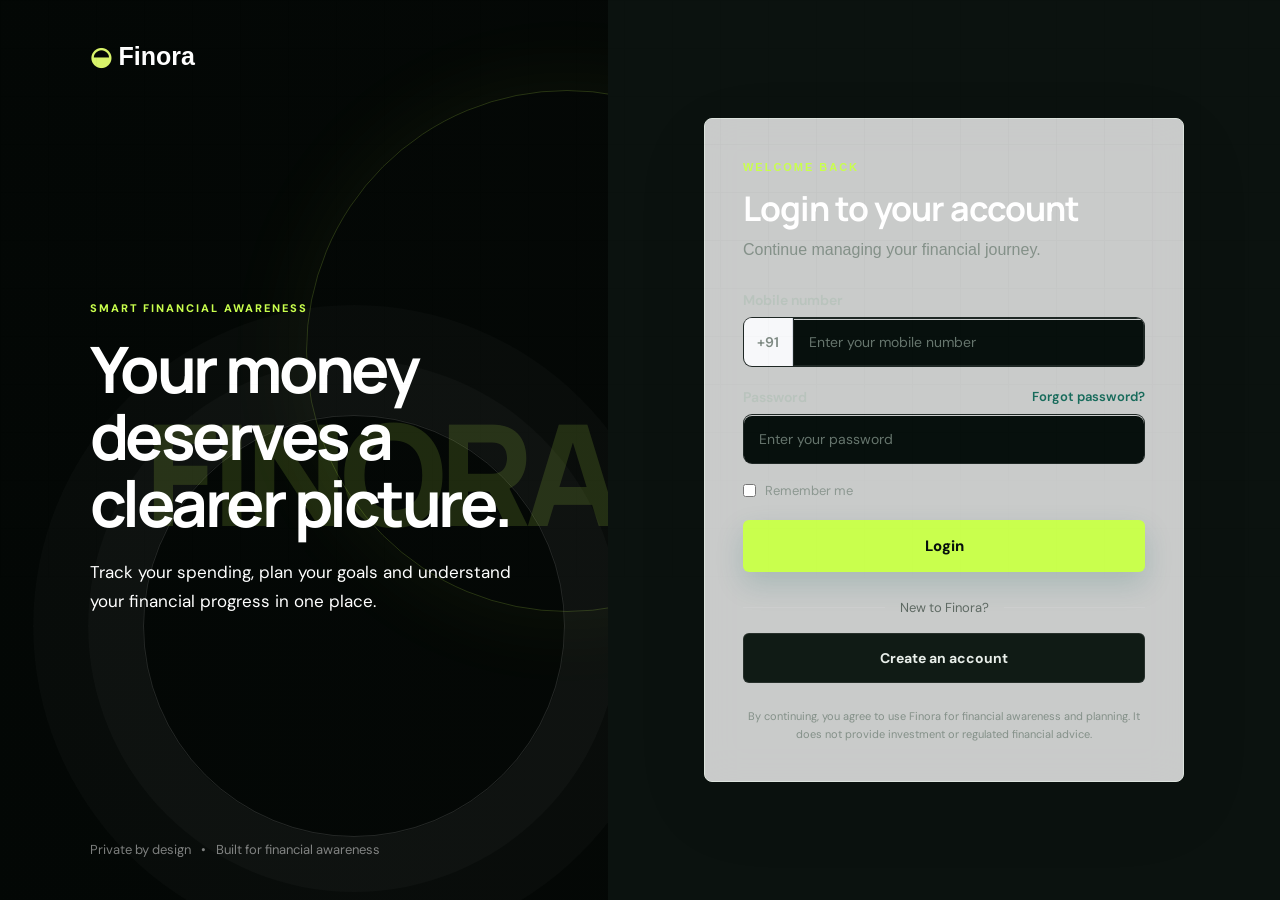
<file: frontend/alerts.html>
<!DOCTYPE html>
<html lang="en">
<head>
    <meta charset="UTF-8">
    <meta name="viewport" content="width=device-width, initial-scale=1.0">
    <title>Alerts - Finora</title>
    <link rel="stylesheet" href="css/style.css">
</head>

<body class="dashboard-page">

    <aside class="finora-sidebar">

        <div class="sidebar-top">

            <a href="dashboard.html" class="finora-brand">
                <span class="brand-mark">F</span>
                <span>Finora</span>
            </a>

            <div class="sidebar-section-title">
                WORKSPACE
            </div>

            <nav class="finora-nav">

                <a href="dashboard.html" class="finora-nav-link">
                    <span class="nav-icon">⌂</span>
                    <span>Overview</span>
                </a>

                <a href="expenses.html" class="finora-nav-link">
                    <span class="nav-icon">↗</span>
                    <span>Expenses</span>
                </a>

                <a href="goals.html" class="finora-nav-link">
                    <span class="nav-icon">◎</span>
                    <span>Goals</span>
                </a>

                <a href="alerts.html" class="finora-nav-link active">
                    <span class="nav-icon">!</span>
                    <span>Alerts</span>
                    <span class="nav-alert-count" id="nav-alert-count"></span>
                </a>

                <a href="budget.html" class="finora-nav-link">
                    <span class="nav-icon">▤</span>
                    <span>Budget</span>
                </a>

                <a href="insights.html" class="finora-nav-link">
                    <span class="nav-icon">◌</span>
                    <span>Insights</span>
                </a>

            </nav>

        </div>

        <div class="sidebar-bottom">

            <div class="sidebar-note">
                <span class="sidebar-note-dot"></span>

                <div>
                    <strong>Financial awareness</strong>
                    <p>Plan smarter. Spend clearer.</p>
                </div>
            </div>

            <button id="logout-button" class="finora-logout">
                <span>↪</span>
                Logout
            </button>

        </div>

    </aside>


    <main class="finora-main">

        <header class="finora-header">

            <div class="header-left">

                <p class="header-eyebrow">
                    FINANCIAL MONITORING
                </p>

                <h1>Your financial alerts</h1>

                <p class="header-description">
                    Important changes in your spending and savings progress.
                </p>

            </div>

            <div class="header-right">

                <div class="today-badge">
                    <span class="today-dot"></span>
                    <span id="today-date">Today</span>
                </div>

                <div class="profile-chip">
                    <div class="profile-avatar" id="profile-avatar">
                        U
                    </div>

                    <div>
                        <strong id="profile-name">User</strong>
                        <span>Personal account</span>
                    </div>
                </div>

            </div>

        </header>


        <section class="alerts-summary-grid">

            <div class="alert-total-card">

                <div class="alert-total-icon">
                    !
                </div>

                <div>
                    <span>ACTIVE ALERTS</span>
                    <strong id="alert-count">0</strong>
                </div>

            </div>


            <div class="alert-monitor-card">

                <div class="alert-monitor-icon">✦</div>

                <div>
                    <p class="panel-label">FINORA MONITORING</p>
                    <h2>Stay ahead of your financial plan</h2>
                    <p>
                        Finora checks your recorded spending and savings
                        progress to highlight areas that may need attention.
                    </p>
                </div>

            </div>

        </section>


        <section class="dashboard-panel alerts-panel">

            <div class="panel-top alerts-panel-heading">

                <div>
                    <p class="panel-label">RECENT ACTIVITY</p>
                    <h2>Alerts & notifications</h2>
                    <p class="panel-description">
                        Review the latest signals from your financial plan.
                    </p>
                </div>

                <button id="refresh-alerts" class="alerts-refresh-button">
                    Refresh
                </button>

            </div>


            <div id="alerts-container" class="alerts-list">

                <div class="alerts-loading">
                    Checking your financial activity...
                </div>

            </div>

        </section>


        <section class="dashboard-panel alert-awareness-panel">

            <div class="alert-awareness-icon">i</div>

            <div>
                <p class="panel-label">AWARENESS FIRST</p>
                <h2>Financial awareness, not financial advice</h2>
                <p>
                    These alerts are based on the financial information you
                    provide to Finora. They are intended to support awareness
                    and planning, not replace professional financial advice.
                </p>
            </div>

        </section>


        <footer class="finora-footer">

            <span>© 2026 Finora</span>

            <span>Financial awareness, not investment advice</span>

        </footer>

    </main>

    <script src="js/alerts.js"></script>

</body>
</html>
</file>
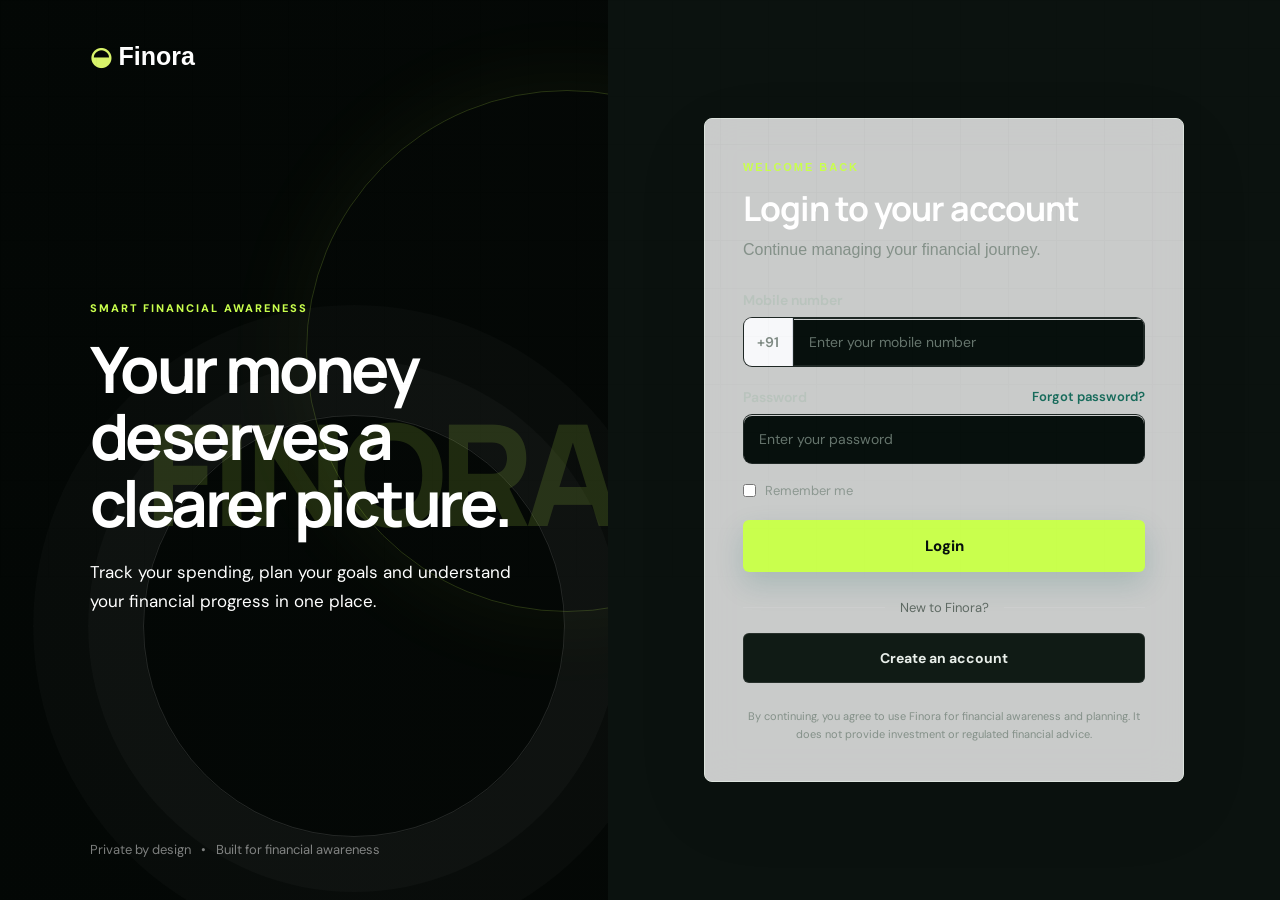
<file: frontend/budget.html>
<!DOCTYPE html>
<html lang="en">
<head>
    <meta charset="UTF-8">
    <meta name="viewport" content="width=device-width, initial-scale=1.0">
    <title>Budget - Finora</title>
    <link rel="stylesheet" href="css/style.css">
</head>
<body class="dashboard-page budget-page">

    <aside class="finora-sidebar">
        <div class="sidebar-top">
            <a href="dashboard.html" class="finora-brand">
                <span class="brand-mark">F</span>
                <span>Finora</span>
            </a>

            <div class="sidebar-section-title">WORKSPACE</div>

            <nav class="finora-nav">
                <a href="dashboard.html" class="finora-nav-link">
                    <span class="nav-icon">⌂</span>
                    <span>Overview</span>
                </a>
                <a href="expenses.html" class="finora-nav-link">
                    <span class="nav-icon">↗</span>
                    <span>Expenses</span>
                </a>
                <a href="goals.html" class="finora-nav-link">
                    <span class="nav-icon">◎</span>
                    <span>Goals</span>
                </a>
                <a href="alerts.html" class="finora-nav-link">
                    <span class="nav-icon">!</span>
                    <span>Alerts</span>
                </a>
                <a href="budget.html" class="finora-nav-link active">
                    <span class="nav-icon">▤</span>
                    <span>Budget</span>
                </a>
                <a href="insights.html" class="finora-nav-link">
                    <span class="nav-icon">◌</span>
                    <span>Insights</span>
                </a>
            </nav>
        </div>

        <div class="sidebar-bottom">
            <div class="sidebar-note">
                <span class="sidebar-note-dot"></span>
                <div>
                    <strong>Financial awareness</strong>
                    <p>Plan smarter. Spend clearer.</p>
                </div>
            </div>

            <button id="logout-button" class="finora-logout">
                <span>↪</span>
                Logout
            </button>
        </div>
    </aside>

    <main class="finora-main">
        <header class="finora-header">
            <div class="header-left">
                <p class="header-eyebrow">MONTHLY BUDGET</p>
                <h1>Your spending plan</h1>
                <p class="header-description">
                    A goal-based view of how much you can spend while staying on track.
                </p>
            </div>

            <div class="profile-chip">
                <div class="profile-avatar" id="profile-avatar">U</div>
                <div>
                    <strong id="profile-name">User</strong>
                    <span>Personal account</span>
                </div>
            </div>
        </header>

        <section class="budget-hero dashboard-panel">
            <div>
                <p class="panel-label">AVAILABLE TO SPEND</p>
                <h2 id="budget-available">₹0</h2>
                <p id="budget-status-text">Create a savings goal to generate your budget.</p>
            </div>

            <div class="budget-hero-side">
                <span>Budget used</span>
                <strong id="budget-used-percent">0%</strong>
            </div>
        </section>

        <section class="budget-grid">
            <div class="dashboard-panel budget-card">
                <p class="panel-label">MONTHLY MONEY FLOW</p>

                <div class="budget-row">
                    <span>Monthly income</span>
                    <strong id="budget-income">₹0</strong>
                </div>
                <div class="budget-row">
                    <span>Fixed expenses</span>
                    <strong id="budget-fixed">₹0</strong>
                </div>
                <div class="budget-row">
                    <span>Required goal saving</span>
                    <strong id="budget-saving">₹0</strong>
                </div>
                <div class="budget-row emphasis">
                    <span>Suggested spending budget</span>
                    <strong id="budget-planned">₹0</strong>
                </div>
            </div>

            <div class="dashboard-panel budget-card">
                <p class="panel-label">THIS MONTH</p>

                <div class="budget-row">
                    <span>Spent so far</span>
                    <strong id="budget-spent">₹0</strong>
                </div>
                <div class="budget-row emphasis">
                    <span>Budget remaining</span>
                    <strong id="budget-remaining">₹0</strong>
                </div>
                <div class="budget-progress-track">
                    <div class="budget-progress-fill" id="budget-progress-fill"></div>
                </div>
                <p class="budget-small" id="budget-progress-text">0% of your planned budget used.</p>
            </div>
        </section>

        <section class="dashboard-panel budget-goal-panel">
            <div class="panel-top">
                <div>
                    <p class="panel-label">GOAL CONNECTION</p>
                    <h2 id="budget-goal-name">No savings goal yet</h2>
                </div>
                <a href="goals.html" class="panel-action">Manage goal →</a>
            </div>

            <div class="budget-goal-grid">
                <div>
                    <span>Target</span>
                    <strong id="budget-target">₹0</strong>
                </div>
                <div>
                    <span>Target date</span>
                    <strong id="budget-target-date">—</strong>
                </div>
                <div>
                    <span>Monthly saving needed</span>
                    <strong id="budget-monthly-saving">₹0</strong>
                </div>
                <div>
                    <span>Progress</span>
                    <strong id="budget-goal-progress">0%</strong>
                </div>
            </div>
        </section>

        <footer class="finora-footer">
            <span>© 2026 Finora</span>
            <span>Financial awareness, not investment advice</span>
        </footer>
    </main>

    <script src="js/budget.js"></script>
</body>
</html>
</file>
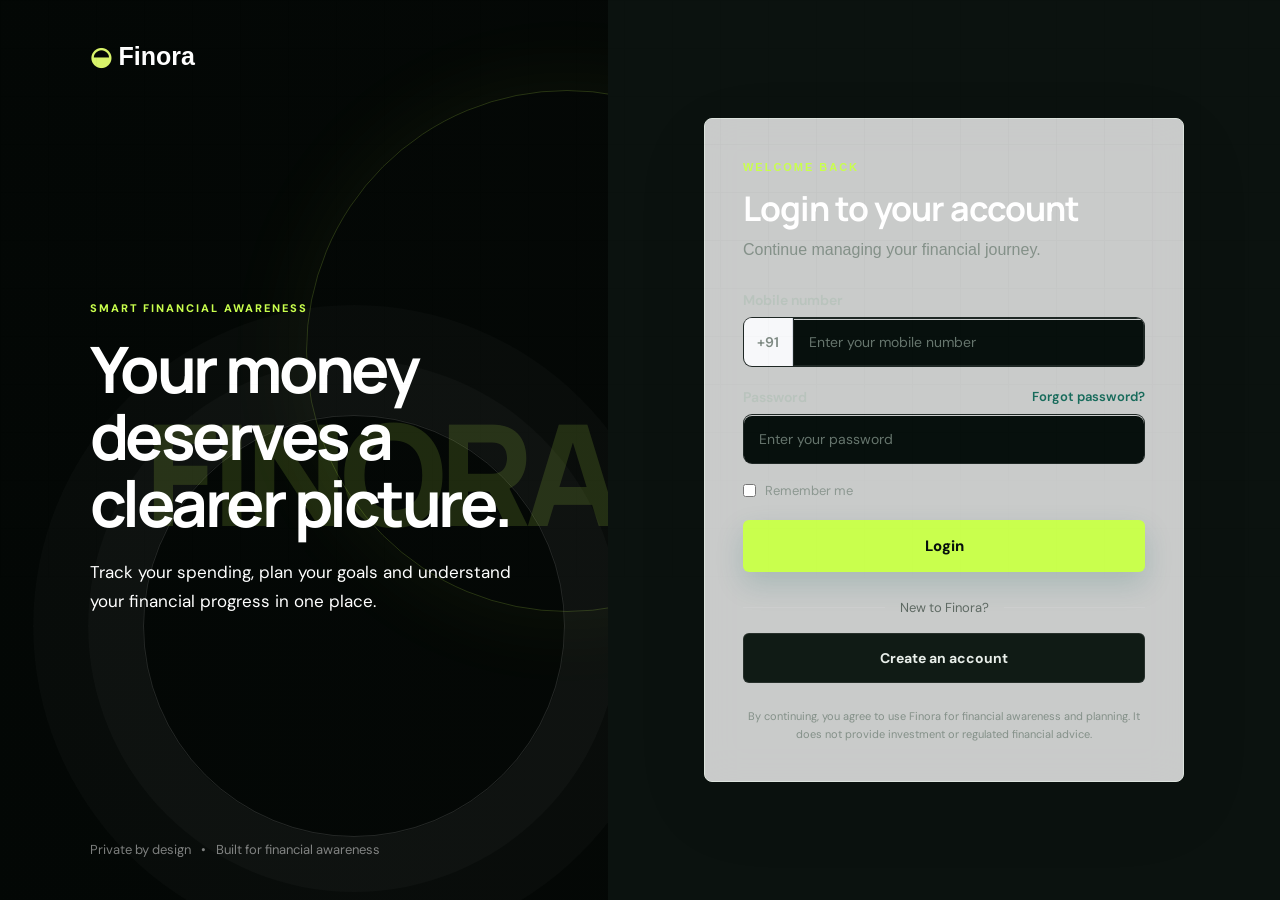
<file: frontend/goals.html>
<!DOCTYPE html>
<html lang="en">
<head>
    <meta charset="UTF-8">
    <meta name="viewport" content="width=device-width, initial-scale=1.0">

    <title>Goals - Finora</title>

    <link rel="stylesheet" href="css/style.css">
</head>

<body class="dashboard-page">

    <aside class="finora-sidebar">

        <div class="sidebar-top">

            <a href="dashboard.html" class="finora-brand">
                <span class="brand-mark">F</span>
                <span>Finora</span>
            </a>

            <div class="sidebar-section-title">
                WORKSPACE
            </div>

            <nav class="finora-nav">

                <a href="dashboard.html" class="finora-nav-link">
                    <span class="nav-icon">⌂</span>
                    <span>Overview</span>
                </a>

                <a href="expenses.html" class="finora-nav-link">
                    <span class="nav-icon">↗</span>
                    <span>Expenses</span>
                </a>

                <a href="goals.html" class="finora-nav-link active">
                    <span class="nav-icon">◎</span>
                    <span>Goals</span>
                </a>

                <a href="alerts.html" class="finora-nav-link">
                    <span class="nav-icon">!</span>
                    <span>Alerts</span>
                </a>

                <a href="budget.html" class="finora-nav-link">
                    <span class="nav-icon">▤</span>
                    <span>Budget</span>
                </a>

                <a href="insights.html" class="finora-nav-link">
                    <span class="nav-icon">◌</span>
                    <span>Insights</span>
                </a>

            </nav>

        </div>


        <div class="sidebar-bottom">

            <div class="sidebar-note">
                <span class="sidebar-note-dot"></span>

                <div>
                    <strong>Financial awareness</strong>
                    <p>Plan smarter. Spend clearer.</p>
                </div>
            </div>

            <button id="logout-button" class="finora-logout">
                <span>↪</span>
                Logout
            </button>

        </div>

    </aside>


    <main class="finora-main">

        <header class="finora-header">

            <div class="header-left">

                <p class="header-eyebrow">
                    SAVINGS GOAL
                </p>

                <h1>Plan your next financial goal</h1>

                <p class="header-description">
                    Set a target and let Finora calculate a practical monthly plan.
                </p>

            </div>


            <div class="profile-chip">

                <div class="profile-avatar" id="profile-avatar">
                    U
                </div>

                <div>
                    <strong id="profile-name">User</strong>
                    <span>Personal account</span>
                </div>

            </div>

        </header>


        <section class="goal-layout">


            <div class="dashboard-panel goal-form-panel">

                <div class="panel-top">

                    <div>
                        <p class="panel-label">CREATE YOUR GOAL</p>
                        <h2>What are you saving for?</h2>
                    </div>

                </div>


                <form id="goal-form">

                    <div class="goal-form-group">

                        <label for="goal-name">
                            Goal name
                        </label>

                        <input
                            type="text"
                            id="goal-name"
                            placeholder="Example: Emergency Fund"
                            required
                        >

                    </div>


                    <div class="goal-form-group">

                        <label for="target-amount">
                            Target amount
                        </label>

                        <div class="goal-input-prefix">
                            <span>₹</span>

                            <input
                                type="number"
                                id="target-amount"
                                min="1"
                                placeholder="10000"
                                required
                            >
                        </div>

                    </div>


                    <div class="goal-form-group">

                        <label for="target-date">
                            Target date
                        </label>

                        <input
                            type="date"
                            id="target-date"
                            required
                        >

                    </div>


                    <button type="submit" class="goal-save-button">
                        Save Savings Goal
                    </button>

                </form>

            </div>


            <div class="dashboard-panel goal-summary-panel">

                <p class="panel-label">
                    YOUR FINANCIAL PLAN
                </p>

                <h2 id="goal-summary-title">
                    Set a goal to begin
                </h2>

                <p id="goal-summary-text">
                    Your savings target and monthly budget will appear here.
                </p>


                <div class="goal-stat-list">

                    <div class="goal-stat">
                        <span>Monthly income</span>
                        <strong id="goal-income">₹0</strong>
                    </div>

                    <div class="goal-stat">
                        <span>Fixed expenses</span>
                        <strong id="goal-fixed-expenses">₹0</strong>
                    </div>

                    <div class="goal-stat">
                        <span>Available after fixed costs</span>
                        <strong id="goal-available">₹0</strong>
                    </div>

                    <div class="goal-stat highlight-stat">
                        <span>Required monthly saving</span>
                        <strong id="required-saving">₹0</strong>
                    </div>

                    <div class="goal-stat">
                        <span>Suggested spending budget</span>
                        <strong id="spending-budget">₹0</strong>
                    </div>

                    <div class="goal-stat">
                        <span>Spent this month</span>
                        <strong id="monthly-spending">₹0</strong>
                    </div>

                    <div class="goal-stat highlight-stat">
                        <span>Budget remaining</span>
                        <strong id="remaining-budget">₹0</strong>
                    </div>

                    <div class="goal-budget-status" id="goal-budget-status">
                        Budget status: Healthy
                    </div>

                </div>

            </div>

        </section>


        <section class="dashboard-panel goal-progress-panel">

            <div class="panel-top">

                <div>
                    <p class="panel-label">GOAL PROGRESS</p>
                    <h2 id="progress-goal-name">
                        No goal created yet
                    </h2>
                </div>

                <strong id="goal-progress-percent">
                    0%
                </strong>

            </div>


            <div class="goal-progress-track">

                <div
                    class="goal-progress-fill"
                    id="goal-progress-fill">
                </div>

            </div>


            <div class="goal-progress-footer">

                <span>
                    Current savings:
                    <strong id="progress-current-savings">₹0</strong>
                </span>

                <span>
                    Target:
                    <strong id="progress-target">₹0</strong>
                </span>

            </div>

        </section>


        <footer class="finora-footer">

            <span>
                © 2026 Finora
            </span>

            <span>
                Financial awareness, not investment advice
            </span>

        </footer>

    </main>


    <script src="js/goals.js"></script>

</body>
</html>
</file>
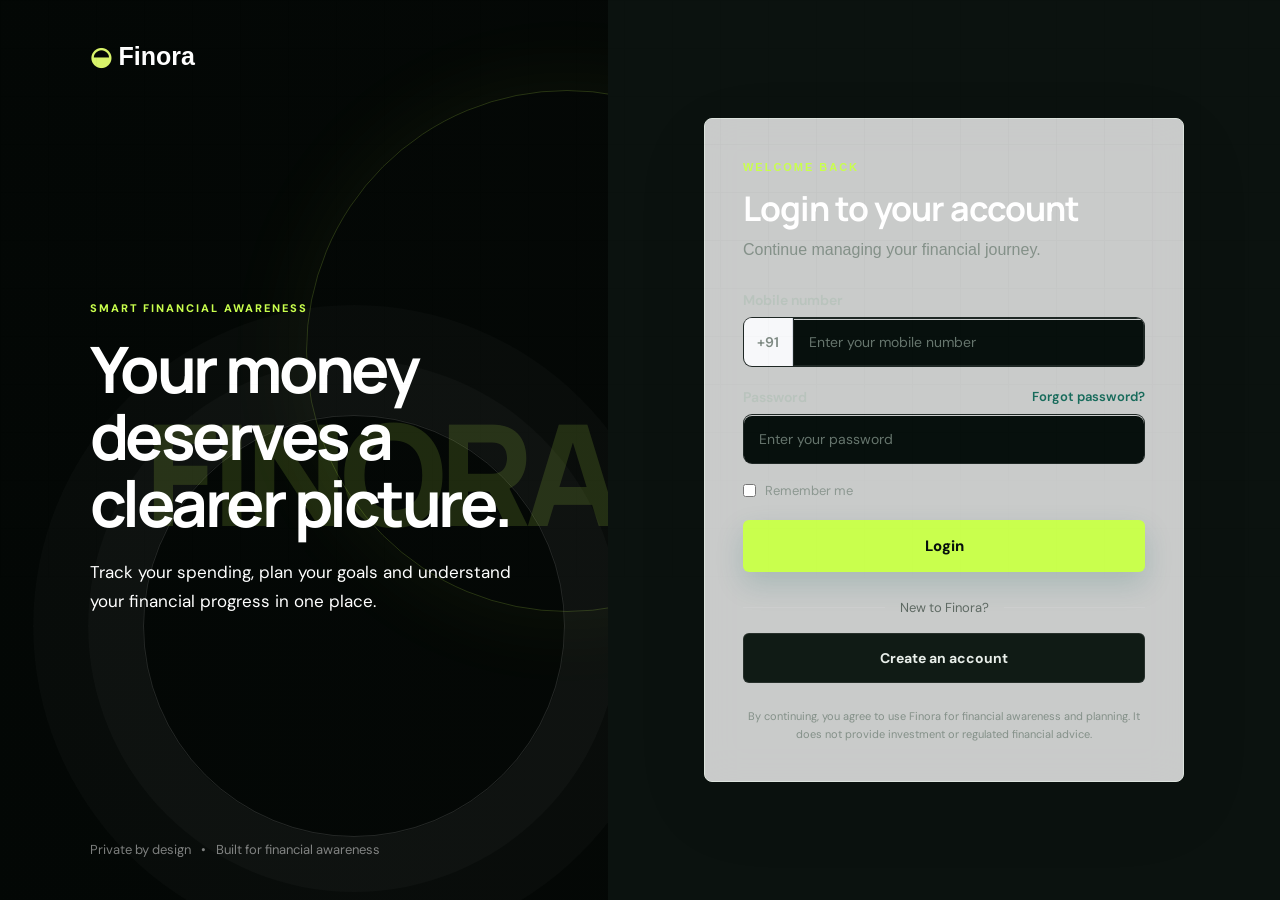
<file: frontend/insights.html>
<!DOCTYPE html>
<html lang="en">
<head>
<meta charset="UTF-8">
<meta name="viewport" content="width=device-width, initial-scale=1.0">
<title>Insights - Finora</title>
<link rel="stylesheet" href="css/style.css">
<link rel="stylesheet" href="css/insights.css">
</head>
<body class="dashboard-page">
<aside class="finora-sidebar">
<div class="sidebar-top">
<a href="dashboard.html" class="finora-brand"><span class="brand-mark">F</span><span>Finora</span></a>
<div class="sidebar-section-title">WORKSPACE</div>
<nav class="finora-nav">
<a href="dashboard.html" class="finora-nav-link"><span class="nav-icon">⌂</span><span>Overview</span></a>
<a href="expenses.html" class="finora-nav-link"><span class="nav-icon">↗</span><span>Expenses</span></a>
<a href="goals.html" class="finora-nav-link"><span class="nav-icon">◎</span><span>Goals</span></a>
<a href="alerts.html" class="finora-nav-link"><span class="nav-icon">!</span><span>Alerts</span></a>
<a href="budget.html" class="finora-nav-link">
                    <span class="nav-icon">▤</span>
                    <span>Budget</span>
                </a>
<a href="insights.html" class="finora-nav-link active"><span class="nav-icon">◌</span><span>Insights</span></a>
</nav>
</div>
<div class="sidebar-bottom">
<div class="sidebar-note"><span class="sidebar-note-dot"></span><div><strong>Financial awareness</strong><p>Plan smarter. Spend clearer.</p></div></div>
<button id="logout-button" class="finora-logout"><span>↪</span>Logout</button>
</div>
</aside>

<main class="finora-main">
<header class="finora-header">
<div class="header-left">
<p class="header-eyebrow">FINORA INTELLIGENCE</p>
<h1>Your financial insights</h1>
<p class="header-description">Clear explanations built from your recorded financial activity.</p>
</div>
<div class="header-right">
<div class="today-badge"><span class="today-dot"></span><span id="today-date">Today</span></div>
<div class="profile-chip"><div class="profile-avatar" id="profile-avatar">U</div><div><strong id="profile-name">User</strong><span>Personal account</span></div></div>
</div>
</header>

<section class="insight-hero-grid">
<div class="dashboard-panel intelligence-score-card">
<div class="panel-top"><div><p class="panel-label">FINANCIAL SIGNAL SCORE</p><h2 id="insight-health">Analyzing</h2></div><span class="intelligence-spark">✦</span></div>
<div class="intelligence-score"><strong id="financial-score">—</strong><span>/100</span></div>
<div class="intelligence-track"><div id="financial-score-fill"></div></div>
<p id="health-text">Finora is analyzing your current financial activity.</p>
</div>
<div class="dashboard-panel intelligence-flow-card">
<p class="panel-label">CURRENT PICTURE</p>
<div class="intelligence-flow-row"><span>Monthly income</span><strong id="insight-income">₹0</strong></div>
<div class="intelligence-flow-row"><span>Recorded spending</span><strong id="insight-spending">₹0</strong></div>
<div class="intelligence-flow-row"><span>Spending rate</span><strong id="insight-rate">0%</strong></div>
<div class="intelligence-flow-row"><span>Available capacity</span><strong id="insight-capacity">₹0</strong></div>
</div>
</section>

<section class="dashboard-panel intelligence-insights-panel">
<div class="panel-top"><div><p class="panel-label">WHAT FINORA SEES</p><h2>Patterns worth knowing</h2><p class="panel-description">Explanations generated from your recorded data.</p></div></div>
<div id="insights-list" class="intelligence-insights-list"><div class="insight-loading">Reading your financial activity...</div></div>
</section>

<section class="dashboard-panel what-if-panel">
<div class="panel-top">
<div>
<p class="panel-label">WHAT-IF SIMULATION</p>
<h2>See the impact before you change anything.</h2>
<p class="panel-description">Explore simple spending or saving changes using your current recorded numbers.</p>
</div>
<span class="what-if-icon">↗</span>
</div>

<div class="what-if-grid">
<div class="what-if-controls">
<div class="simulation-field">
<label for="spending-reduction">Reduce monthly spending by</label>
<div class="simulation-input"><span>₹</span><input id="spending-reduction" type="number" min="0" step="100" value="0"></div>
</div>
<div class="simulation-field">
<label for="extra-saving">Add extra monthly saving</label>
<div class="simulation-input"><span>₹</span><input id="extra-saving" type="number" min="0" step="100" value="0"></div>
</div>
<button id="run-simulation" class="simulation-button">Run simulation</button>
<p id="simulation-status">This is a projection based on your current recorded activity.</p>
</div>

<div id="simulation-result" class="simulation-result">
<div class="simulation-empty">
<span>✦</span>
<strong>Build a scenario</strong>
<p>Choose a change and Finora will show how your monthly capacity and goal timeline could change.</p>
</div>
<div class="simulation-results-content">
<div class="simulation-result-header">
<span>PROJECTED SCENARIO</span>
<strong id="simulation-improvement">+₹0 / month</strong>
</div>
<div class="simulation-result-grid">
<div><span>Projected spending</span><strong id="simulation-spending">₹0</strong></div>
<div><span>Monthly capacity</span><strong id="simulation-capacity">₹0</strong></div>
<div><span>Spending rate</span><strong id="simulation-rate">0%</strong></div>
<div><span id="simulation-goal-label">Goal timeline</span><strong id="simulation-goal">—</strong></div>
</div>
<p id="simulation-message">Your scenario will appear here.</p>
</div>
</div>
</div>
</section>

<section class="dashboard-panel intelligence-disclaimer">
<div class="alert-awareness-icon">i</div>
<div><p class="panel-label">AWARENESS FIRST</p><h2>Understand your money before making decisions.</h2><p>Finora provides financial awareness and planning insights from the information you provide. It does not provide investment, securities, loan or other regulated financial advice.</p></div>
</section>

<footer class="finora-footer"><span>© 2026 Finora</span><span>Financial awareness, not investment advice</span></footer>
</main>
<script src="js/insights.js"></script>
</body>
</html>
</file>
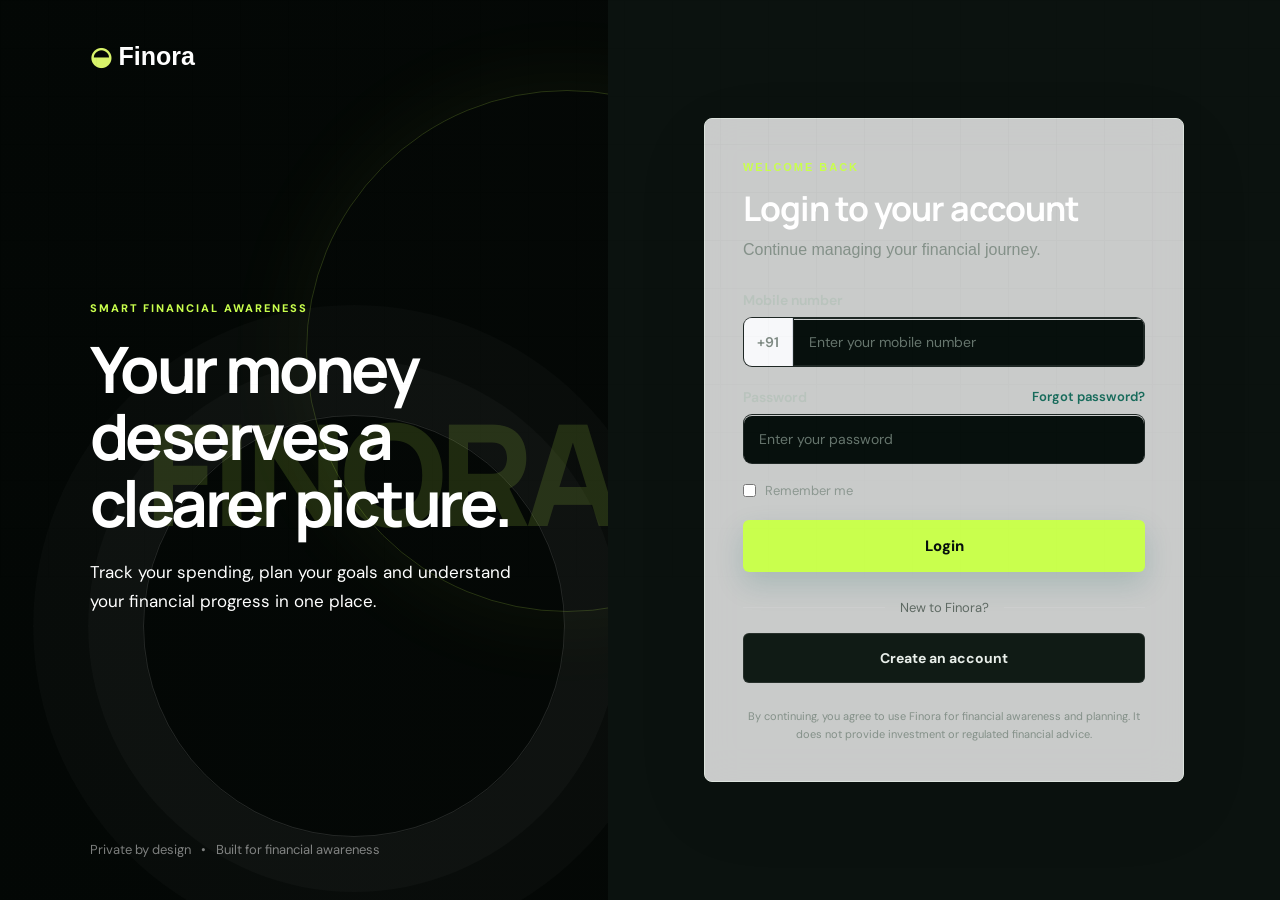
<file: frontend/login.html>
<!DOCTYPE html>
<html lang="en">
<head>
    <meta charset="UTF-8">
    <meta name="viewport" content="width=device-width, initial-scale=1.0">
    <title>Login | Finora</title>
    <link rel="stylesheet" href="css/style.css">
</head>

<body class="auth-page">

    <main class="auth-container">

        <section class="auth-brand">
            <a href="index.html" class="auth-logo">Finora</a>

            <div class="auth-brand-content">
                <span class="section-tag">SMART FINANCIAL AWARENESS</span>
                <h1>Your money deserves a clearer picture.</h1>
                <p>
                    Track your spending, plan your goals and understand
                    your financial progress in one place.
                </p>
            </div>

            <div class="auth-brand-footer">
                <span>Private by design</span>
                <span>•</span>
                <span>Built for financial awareness</span>
            </div>
        </section>

        <section class="auth-form-section">

            <div class="auth-form-wrapper">

                <a href="index.html" class="mobile-auth-logo">Finora</a>

                <div class="auth-heading">
                    <span class="section-tag">WELCOME BACK</span>
                    <h2>Login to your account</h2>
                    <p>Continue managing your financial journey.</p>
                </div>

                <form class="auth-form">

                    <div class="form-group">
                        <label for="mobile">Mobile number</label>

                        <div class="input-with-prefix">
                            <span>+91</span>
                            <input
                                type="tel"
                                id="mobile"
                                placeholder="Enter your mobile number"
                                maxlength="10"
                                required
                            >
                        </div>
                    </div>

                    <div class="form-group">
                        <div class="label-row">
                            <label for="password">Password</label>
                            <a href="#">Forgot password?</a>
                        </div>

                        <input
                            type="password"
                            id="password"
                            placeholder="Enter your password"
                            required
                        >
                    </div>

                    <div class="remember-row">
                        <label class="checkbox-label">
                            <input type="checkbox">
                            <span>Remember me</span>
                        </label>
                    </div>

                    <button type="submit" class="auth-submit">
                        Login
                    </button>

                </form>

                <div class="auth-divider">
                    <span>New to Finora?</span>
                </div>

                <a href="signup.html" class="secondary-auth-btn">
                    Create an account
                </a>

                <p class="auth-disclaimer">
                    By continuing, you agree to use Finora for financial
                    awareness and planning. It does not provide investment
                    or regulated financial advice.
                </p>

            </div>

        </section>

    </main>

    <script src="js/main.js"></script>
    <script src="js/auth.js"></script>
</body>
</html>
</file>
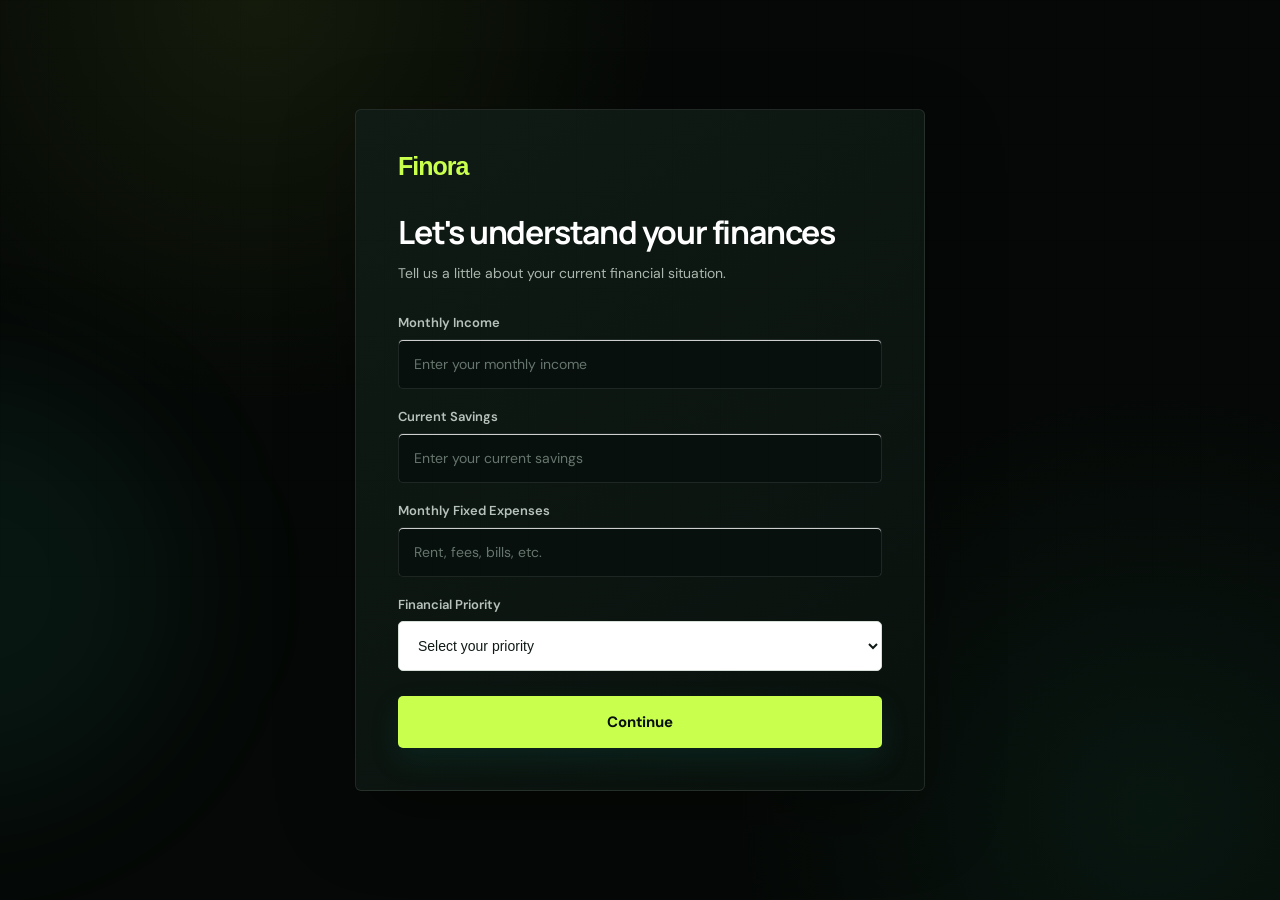
<file: frontend/onboarding.html>
<!DOCTYPE html>
<html lang="en">
<head>
    <meta charset="UTF-8">
    <meta name="viewport" content="width=device-width, initial-scale=1.0">
    <title>Financial Setup - Finora</title>
    <link rel="stylesheet" href="css/style.css">
</head>
<body class="onboarding-page">

    <div class="auth-container">
        <div class="auth-box onboarding-box">
            <div class="brand">Finora</div>

            <h1>Let's understand your finances</h1>
            <p class="auth-subtitle">
                Tell us a little about your current financial situation.
            </p>

            <form class="auth-form" id="onboarding-form">

                <div class="input-group">
                    <label for="income">Monthly Income</label>
                    <input
                        type="number"
                        id="income"
                        placeholder="Enter your monthly income"
                        min="0"
                        required
                    >
                </div>

                <div class="input-group">
                    <label for="savings">Current Savings</label>
                    <input
                        type="number"
                        id="savings"
                        placeholder="Enter your current savings"
                        min="0"
                        required
                    >
                </div>

                <div class="input-group">
                    <label for="fixed-expenses">Monthly Fixed Expenses</label>
                    <input
                        type="number"
                        id="fixed-expenses"
                        placeholder="Rent, fees, bills, etc."
                        min="0"
                        required
                    >
                </div>

                <div class="input-group">
                    <label for="priority">Financial Priority</label>
                    <select id="priority" required>
                        <option value="">Select your priority</option>
                        <option value="saving">Increase Savings</option>
                        <option value="expenses">Control Expenses</option>
                        <option value="goal">Achieve a Specific Goal</option>
                        <option value="balance">Balance Spending & Saving</option>
                    </select>
                </div>

                <button type="submit" class="auth-button">
                    Continue
                </button>

            </form>
        </div>
    </div>

    <script src="js/onboarding.js"></script>
</body>
</html>
</file>
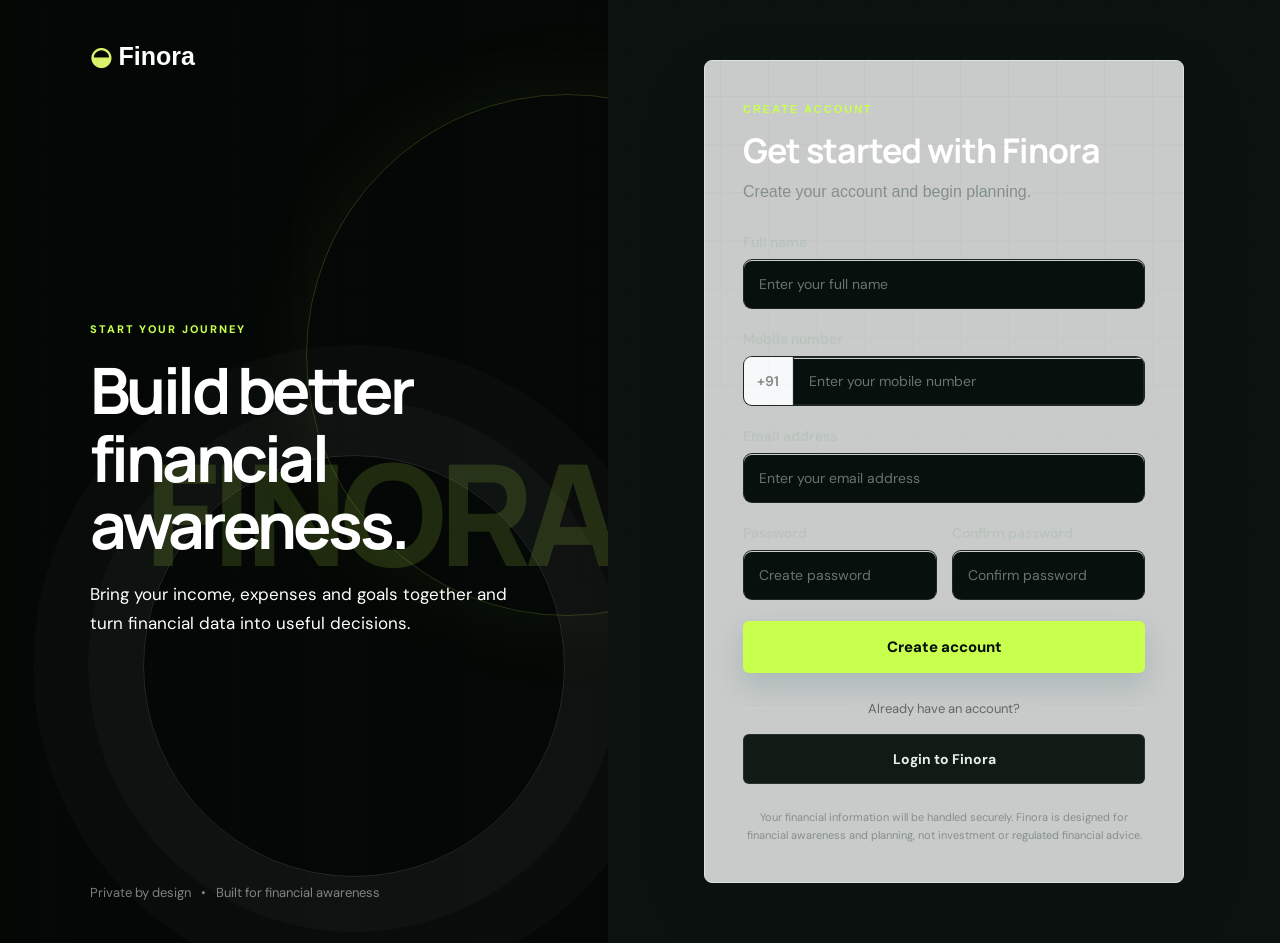
<file: frontend/signup.html>
<!DOCTYPE html>
<html lang="en">
<head>
    <meta charset="UTF-8">
    <meta name="viewport" content="width=device-width, initial-scale=1.0">
    <title>Create Account | Finora</title>
    <link rel="stylesheet" href="css/style.css">
</head>

<body class="auth-page">

    <main class="auth-container">

        <section class="auth-brand">
            <a href="index.html" class="auth-logo">Finora</a>

            <div class="auth-brand-content">
                <span class="section-tag">START YOUR JOURNEY</span>
                <h1>Build better financial awareness.</h1>
                <p>
                    Bring your income, expenses and goals together
                    and turn financial data into useful decisions.
                </p>
            </div>

            <div class="auth-brand-footer">
                <span>Private by design</span>
                <span>•</span>
                <span>Built for financial awareness</span>
            </div>
        </section>

        <section class="auth-form-section">

            <div class="auth-form-wrapper">

                <a href="index.html" class="mobile-auth-logo">Finora</a>

                <div class="auth-heading">
                    <span class="section-tag">CREATE ACCOUNT</span>
                    <h2>Get started with Finora</h2>
                    <p>Create your account and begin planning.</p>
                </div>

                <form class="auth-form">

                    <div class="form-group">
                        <label for="name">Full name</label>

                        <input
                            type="text"
                            id="name"
                            placeholder="Enter your full name"
                            required
                        >
                    </div>

                    <div class="form-group">
                        <label for="mobile">Mobile number</label>

                        <div class="input-with-prefix">
                            <span>+91</span>
                            <input
                                type="tel"
                                id="mobile"
                                placeholder="Enter your mobile number"
                                maxlength="10"
                                required
                            >
                        </div>
                    </div>

                    <div class="form-group">
                        <label for="email">Email address</label>

                        <input
                            type="email"
                            id="email"
                            placeholder="Enter your email address"
                            required
                        >
                    </div>

                    <div class="form-row">

                        <div class="form-group">
                            <label for="password">Password</label>

                            <input
                                type="password"
                                id="password"
                                placeholder="Create password"
                                required
                            >
                        </div>

                        <div class="form-group">
                            <label for="confirm-password">Confirm password</label>

                            <input
                                type="password"
                                id="confirm-password"
                                placeholder="Confirm password"
                                required
                            >
                        </div>

                    </div>

                    <button type="submit" class="auth-submit">
                        Create account
                    </button>

                </form>

                <div class="auth-divider">
                    <span>Already have an account?</span>
                </div>

                <a href="login.html" class="secondary-auth-btn">
                    Login to Finora
                </a>

                <p class="auth-disclaimer">
                    Your financial information will be handled securely.
                    Finora is designed for financial awareness and planning,
                    not investment or regulated financial advice.
                </p>

            </div>

        </section>

    </main>

    <script src="js/main.js"></script>
    <script src="js/auth.js"></script>
</body>
</html>
</file>
<file: frontend/css/style.css>
@import url('https://fonts.googleapis.com/css2?family=DM+Sans:wght@400;500;600;700&family=Manrope:wght@500;600;700;800&display=swap');

:root {
    --background: #f7f8fa;
    --surface: #ffffff;
    --text: #101828;
    --muted: #667085;
    --border: #e7e9ee;
    --primary: #176b5b;
    --primary-dark: #105447;
    --soft-green: #e8f4f0;
    --success: #16845c;
}

* {
    margin: 0;
    padding: 0;
    box-sizing: border-box;
}

html {
    scroll-behavior: smooth;
}

body {
    background: var(--background);
    color: var(--text);
    font-family: "DM Sans", sans-serif;
}

a {
    text-decoration: none;
    color: inherit;
}

button,
input {
    font-family: inherit;
}

.container {
    width: min(1160px, calc(100% - 48px));
    margin: 0 auto;
}


/* =========================
   NAVBAR
========================= */

.navbar {
    width: 100%;
    background: rgba(247, 248, 250, 0.92);
    border-bottom: 1px solid rgba(231, 233, 238, 0.8);
    position: sticky;
    top: 0;
    z-index: 100;
    backdrop-filter: blur(14px);
}

.nav-content {
    height: 76px;
    display: flex;
    align-items: center;
    justify-content: space-between;
}

.logo {
    font-family: "Manrope", sans-serif;
    font-size: 25px;
    font-weight: 800;
    color: var(--primary);
    letter-spacing: -1px;
}

.nav-links {
    display: flex;
    align-items: center;
    gap: 34px;
}

.nav-links a,
.login-link {
    color: #475467;
    font-size: 14px;
    font-weight: 600;
    transition: 0.2s ease;
}

.nav-links a:hover,
.login-link:hover {
    color: var(--primary);
}

.nav-actions {
    display: flex;
    align-items: center;
    gap: 22px;
}


/* =========================
   BUTTONS
========================= */

.primary-btn {
    display: inline-flex;
    align-items: center;
    justify-content: center;
    min-height: 45px;
    padding: 0 20px;
    border-radius: 8px;
    background: var(--primary);
    color: white;
    font-size: 14px;
    font-weight: 700;
    transition: 0.2s ease;
}

.primary-btn:hover {
    background: var(--primary-dark);
    transform: translateY(-1px);
}

.secondary-btn {
    display: inline-flex;
    align-items: center;
    justify-content: center;
    min-height: 45px;
    padding: 0 20px;
    border: 1px solid #d9dde5;
    border-radius: 8px;
    background: white;
    color: #344054;
    font-size: 14px;
    font-weight: 700;
    transition: 0.2s ease;
}

.secondary-btn:hover {
    border-color: var(--primary);
    color: var(--primary);
}


/* =========================
   HERO
========================= */

.hero {
    padding: 92px 0 90px;
    overflow: hidden;
}

.hero-grid {
    display: grid;
    grid-template-columns: 0.92fr 1.08fr;
    align-items: center;
    gap: 70px;
}

.hero-content {
    max-width: 570px;
}

.hero-badge {
    display: inline-flex;
    align-items: center;
    padding: 7px 12px;
    border-radius: 30px;
    background: var(--soft-green);
    color: var(--primary);
    font-size: 12px;
    font-weight: 700;
    letter-spacing: 0.3px;
}

.hero h1 {
    margin-top: 22px;
    font-family: "Manrope", sans-serif;
    font-size: clamp(48px, 5vw, 68px);
    line-height: 1.04;
    letter-spacing: -3px;
}

.hero h1 span {
    color: var(--primary);
}

.hero-content > p {
    max-width: 530px;
    margin-top: 25px;
    color: var(--muted);
    font-size: 17px;
    line-height: 1.7;
}

.hero-actions {
    display: flex;
    gap: 12px;
    margin-top: 31px;
}

.hero-note {
    display: flex;
    align-items: center;
    gap: 8px;
    margin-top: 20px;
    color: #98a2b3;
    font-size: 12px;
}

.hero-note span {
    color: var(--success);
    font-weight: 700;
}


/* =========================
   DASHBOARD PREVIEW
========================= */

.dashboard-preview {
    padding: 25px;
    border: 1px solid var(--border);
    border-radius: 18px;
    background: white;
    box-shadow: 0 25px 70px rgba(16, 24, 40, 0.09);
}

.preview-top {
    display: flex;
    align-items: flex-start;
    justify-content: space-between;
    margin-bottom: 22px;
}

.preview-label {
    display: block;
    margin-bottom: 5px;
    color: #98a2b3;
    font-size: 12px;
}

.preview-top h3 {
    font-family: "Manrope", sans-serif;
    font-size: 21px;
}

.preview-status {
    padding: 6px 10px;
    border-radius: 20px;
    background: var(--soft-green);
    color: var(--success);
    font-size: 11px;
    font-weight: 700;
}

.preview-cards {
    display: grid;
    grid-template-columns: 1fr 1fr;
    gap: 12px;
}

.preview-card {
    padding: 18px;
    border: 1px solid var(--border);
    border-radius: 11px;
    background: #fafbfc;
}

.preview-card span {
    display: block;
    margin-bottom: 8px;
    color: var(--muted);
    font-size: 12px;
}

.preview-card strong {
    font-family: "Manrope", sans-serif;
    font-size: 22px;
}

.goal-preview {
    margin-top: 13px;
    padding: 19px;
    border: 1px solid var(--border);
    border-radius: 11px;
}

.goal-header {
    display: flex;
    align-items: center;
    justify-content: space-between;
}

.goal-header div span {
    display: block;
    margin-bottom: 5px;
    color: var(--muted);
    font-size: 12px;
}

.goal-header strong {
    font-family: "Manrope", sans-serif;
    font-size: 19px;
}

.goal-percentage {
    color: var(--primary);
    font-size: 14px;
    font-weight: 700;
}

.progress-track {
    height: 8px;
    margin-top: 17px;
    overflow: hidden;
    border-radius: 20px;
    background: #e8ecef;
}

.progress-fill {
    width: 72%;
    height: 100%;
    border-radius: inherit;
    background: var(--primary);
}

.goal-footer {
    display: flex;
    justify-content: space-between;
    margin-top: 9px;
    color: #98a2b3;
    font-size: 11px;
}

.spending-preview {
    margin-top: 13px;
    padding: 19px;
    border: 1px solid var(--border);
    border-radius: 11px;
}

.spending-header {
    display: flex;
    justify-content: space-between;
    color: var(--muted);
    font-size: 12px;
}

.chart-bars {
    height: 110px;
    display: flex;
    align-items: flex-end;
    gap: 12px;
    margin-top: 20px;
}

.chart-bars span {
    flex: 1;
    min-width: 8px;
    border-radius: 5px 5px 2px 2px;
    background: var(--primary);
    opacity: 0.82;
}


/* =========================
   TRUSTED SECTION
========================= */

.trusted-section {
    padding: 26px 0;
    border-top: 1px solid var(--border);
    border-bottom: 1px solid var(--border);
    background: white;
}

.trusted-title {
    margin-bottom: 18px;
    color: #98a2b3;
    text-align: center;
    font-size: 12px;
}

.trusted-items {
    display: flex;
    justify-content: center;
    flex-wrap: wrap;
    gap: 12px;
}

.trusted-items span {
    padding: 8px 14px;
    border: 1px solid var(--border);
    border-radius: 30px;
    color: #475467;
    background: #fafbfc;
    font-size: 12px;
    font-weight: 600;
}


/* =========================
   GENERAL SECTIONS
========================= */

.section {
    padding: 110px 0;
}

.section-heading {
    max-width: 620px;
}

.section-tag {
    color: var(--primary);
    font-size: 11px;
    font-weight: 800;
    letter-spacing: 1.1px;
}

.section-heading h2 {
    margin-top: 13px;
    font-family: "Manrope", sans-serif;
    font-size: clamp(35px, 4vw, 48px);
    line-height: 1.1;
    letter-spacing: -1.8px;
}

.section-heading p {
    margin-top: 18px;
    color: var(--muted);
    font-size: 16px;
    line-height: 1.7;
}


/* =========================
   FEATURES
========================= */

.features-grid {
    display: grid;
    grid-template-columns: repeat(4, 1fr);
    gap: 15px;
    margin-top: 55px;
}

.feature-card {
    min-height: 260px;
    padding: 27px;
    border: 1px solid var(--border);
    border-radius: 13px;
    background: white;
    transition: 0.25s ease;
}

.feature-card:hover {
    transform: translateY(-4px);
    box-shadow: 0 15px 35px rgba(16, 24, 40, 0.07);
}

.feature-number {
    color: #98a2b3;
    font-size: 12px;
    font-weight: 700;
}

.feature-card h3 {
    margin-top: 55px;
    font-family: "Manrope", sans-serif;
    font-size: 20px;
}

.feature-card p {
    margin-top: 11px;
    color: var(--muted);
    font-size: 14px;
    line-height: 1.65;
}


/* =========================
   HOW IT WORKS
========================= */

.how-section {
    background: white;
}

.steps-grid {
    display: grid;
    grid-template-columns: repeat(4, 1fr);
    gap: 15px;
    margin-top: 55px;
}

.step {
    padding: 28px 25px;
    border-top: 2px solid var(--primary);
}

.step > span {
    color: var(--primary);
    font-family: "Manrope", sans-serif;
    font-size: 13px;
    font-weight: 800;
}

.step h3 {
    margin-top: 24px;
    font-family: "Manrope", sans-serif;
    font-size: 18px;
}

.step p {
    margin-top: 10px;
    color: var(--muted);
    font-size: 14px;
    line-height: 1.65;
}


/* =========================
   CTA
========================= */

.cta-section {
    padding: 80px 0;
}

.cta-box {
    display: flex;
    align-items: center;
    justify-content: space-between;
    gap: 40px;
    padding: 55px;
    border-radius: 18px;
    background: var(--primary-dark);
    color: white;
}

.cta-box .section-tag {
    color: #a9d9cc;
}

.cta-box h2 {
    margin-top: 13px;
    font-family: "Manrope", sans-serif;
    font-size: 42px;
    line-height: 1.08;
    letter-spacing: -1.5px;
}

.cta-box p {
    margin-top: 15px;
    color: #cce3dd;
    line-height: 1.6;
}

.cta-box .primary-btn {
    flex-shrink: 0;
    background: white;
    color: var(--primary-dark);
}

.cta-box .primary-btn:hover {
    background: #f1f5f4;
}


/* =========================
   FOOTER
========================= */

.footer {
    padding: 35px 0;
    border-top: 1px solid var(--border);
    background: white;
}

.footer-content {
    display: flex;
    align-items: center;
    justify-content: space-between;
    gap: 30px;
}

.footer p {
    margin-top: 7px;
    color: #98a2b3;
    font-size: 12px;
}

.footer-right {
    display: flex;
    gap: 25px;
    color: #98a2b3;
    font-size: 11px;
}


/* =========================
   AUTHENTICATION PAGES
========================= */

.auth-page {
    min-height: 100vh;
    background: var(--background);
}

.auth-container {
    min-height: 100vh;
    display: grid;
    grid-template-columns: 0.95fr 1.05fr;
}

.auth-brand {
    padding: 42px 7vw;
    display: flex;
    flex-direction: column;
    justify-content: space-between;
    background: var(--primary-dark);
    color: white;
}

.auth-logo {
    color: white;
    font-family: "Manrope", sans-serif;
    font-size: 25px;
    font-weight: 800;
}

.auth-brand-content {
    max-width: 500px;
}

.auth-brand-content .section-tag {
    color: #a9d9cc;
}

.auth-brand-content h1 {
    margin: 18px 0 22px;
    font-family: "Manrope", sans-serif;
    font-size: clamp(42px, 4vw, 64px);
    line-height: 1.05;
    letter-spacing: -2px;
}

.auth-brand-content p {
    max-width: 460px;
    color: #cce3dd;
    font-size: 17px;
    line-height: 1.7;
}

.auth-brand-footer {
    display: flex;
    gap: 10px;
    color: #a9d9cc;
    font-size: 13px;
}

.auth-form-section {
    display: flex;
    align-items: center;
    justify-content: center;
    padding: 60px 7vw;
}

.auth-form-wrapper {
    width: 100%;
    max-width: 480px;
}

.mobile-auth-logo {
    display: none;
}

.auth-heading {
    margin-bottom: 32px;
}

.auth-heading h2 {
    margin: 10px 0;
    font-family: "Manrope", sans-serif;
    font-size: 34px;
    color: var(--text);
    letter-spacing: -1px;
}

.auth-heading p {
    color: var(--muted);
}

.auth-form {
    display: flex;
    flex-direction: column;
    gap: 21px;
}

.form-group {
    display: flex;
    flex-direction: column;
    gap: 8px;
}

.form-group label,
.label-row label {
    color: #344054;
    font-size: 14px;
    font-weight: 600;
}

.form-group input {
    width: 100%;
    height: 50px;
    padding: 0 15px;
    border: 1px solid #d9dde5;
    border-radius: 9px;
    outline: none;
    background: white;
    color: var(--text);
    font-size: 14px;
    transition: 0.2s ease;
}

.form-group input:focus {
    border-color: var(--primary);
    box-shadow: 0 0 0 3px rgba(23, 107, 91, 0.1);
}

.input-with-prefix {
    display: flex;
    height: 50px;
    overflow: hidden;
    border: 1px solid #d9dde5;
    border-radius: 9px;
    background: white;
    transition: 0.2s ease;
}

.input-with-prefix:focus-within {
    border-color: var(--primary);
    box-shadow: 0 0 0 3px rgba(23, 107, 91, 0.1);
}

.input-with-prefix span {
    display: flex;
    align-items: center;
    padding: 0 13px;
    border-right: 1px solid #d9dde5;
    background: #f7f8fa;
    color: #475467;
    font-size: 14px;
    font-weight: 600;
}

.input-with-prefix input {
    height: 100%;
    border: none;
    border-radius: 0;
    box-shadow: none;
}

.input-with-prefix input:focus {
    box-shadow: none;
}

.label-row {
    display: flex;
    justify-content: space-between;
    align-items: center;
}

.label-row a {
    color: var(--primary);
    font-size: 13px;
    font-weight: 600;
}

.remember-row {
    margin-top: -3px;
}

.checkbox-label {
    display: flex;
    align-items: center;
    gap: 9px;
    color: var(--muted);
    font-size: 13px;
    cursor: pointer;
}

.checkbox-label input {
    accent-color: var(--primary);
}

.auth-submit {
    width: 100%;
    height: 52px;
    border: none;
    border-radius: 9px;
    background: var(--primary);
    color: white;
    font-size: 15px;
    font-weight: 700;
    cursor: pointer;
    transition: 0.2s ease;
}

.auth-submit:hover {
    background: var(--primary-dark);
    transform: translateY(-1px);
}

.auth-divider {
    display: flex;
    align-items: center;
    gap: 15px;
    margin: 27px 0 17px;
    color: #98a2b3;
    font-size: 13px;
}

.auth-divider::before,
.auth-divider::after {
    content: "";
    height: 1px;
    flex: 1;
    background: #e4e7ec;
}

.secondary-auth-btn {
    width: 100%;
    height: 50px;
    display: flex;
    align-items: center;
    justify-content: center;
    border: 1px solid #d0d5dd;
    border-radius: 9px;
    background: white;
    color: #344054;
    font-size: 14px;
    font-weight: 700;
    transition: 0.2s ease;
}

.secondary-auth-btn:hover {
    border-color: var(--primary);
    color: var(--primary);
}

.auth-disclaimer {
    margin-top: 25px;
    color: #98a2b3;
    font-size: 11px;
    line-height: 1.6;
    text-align: center;
}

.form-row {
    display: grid;
    grid-template-columns: 1fr 1fr;
    gap: 15px;
}


/* =========================
   RESPONSIVE
========================= */

@media (max-width: 1000px) {

    .hero-grid {
        grid-template-columns: 1fr;
    }

    .hero-content {
        max-width: 700px;
    }

    .dashboard-preview {
        max-width: 700px;
    }

    .features-grid,
    .steps-grid {
        grid-template-columns: repeat(2, 1fr);
    }
}


@media (max-width: 900px) {

    .nav-links {
        display: none;
    }

    .auth-container {
        grid-template-columns: 1fr;
    }

    .auth-brand {
        display: none;
    }

    .auth-form-section {
        min-height: 100vh;
        padding: 40px 24px;
    }

    .mobile-auth-logo {
        display: block;
        margin-bottom: 55px;
        color: var(--primary);
        font-family: "Manrope", sans-serif;
        font-size: 25px;
        font-weight: 800;
    }

    .cta-box {
        flex-direction: column;
        align-items: flex-start;
    }
}


@media (max-width: 600px) {

    .container {
        width: min(100% - 32px, 1160px);
    }

    .nav-content {
        height: 68px;
    }

    .nav-actions {
        gap: 12px;
    }

    .login-link {
        display: none;
    }

    .hero {
        padding: 65px 0;
    }

    .hero h1 {
        font-size: 45px;
        letter-spacing: -2px;
    }

    .hero-actions {
        flex-direction: column;
    }

    .hero-actions a {
        width: 100%;
    }

    .dashboard-preview {
        padding: 17px;
    }

    .preview-cards {
        grid-template-columns: 1fr;
    }

    .features-grid,
    .steps-grid {
        grid-template-columns: 1fr;
    }

    .section {
        padding: 75px 0;
    }

    .cta-section {
        padding: 50px 0;
    }

    .cta-box {
        padding: 35px 25px;
    }

    .cta-box h2 {
        font-size: 34px;
    }

    .footer-content {
        flex-direction: column;
        align-items: flex-start;
    }

    .footer-right {
        flex-direction: column;
        gap: 7px;
    }

    .auth-form-section {
        padding: 30px 20px;
    }

    .auth-heading h2 {
        font-size: 29px;
    }

    .form-row {
        grid-template-columns: 1fr;
    }
}


/* =========================
   FINANCIAL ONBOARDING
========================= */

.onboarding-page {
    min-height: 100vh;
    background:
        radial-gradient(circle at 10% 15%, rgba(232, 244, 240, 0.9), transparent 30%),
        radial-gradient(circle at 90% 85%, rgba(232, 244, 240, 0.8), transparent 30%),
        var(--background);
}

.onboarding-page .auth-container {
    min-height: 100vh;
    display: flex;
    align-items: center;
    justify-content: center;
    padding: 40px 24px;
}

.onboarding-page .auth-box {
    width: 100%;
    max-width: 570px;
    padding: 42px;
    background: var(--surface);
    border: 1px solid var(--border);
    border-radius: 18px;
    box-shadow: 0 25px 70px rgba(16, 24, 40, 0.09);
}

.onboarding-page .brand {
    color: var(--primary);
    font-family: "Manrope", sans-serif;
    font-size: 25px;
    font-weight: 800;
    letter-spacing: -1px;
    margin-bottom: 34px;
}

.onboarding-page .auth-box h1 {
    color: var(--text);
    font-family: "Manrope", sans-serif;
    font-size: 32px;
    line-height: 1.1;
    letter-spacing: -1.2px;
}

.onboarding-page .auth-subtitle {
    margin-top: 12px;
    margin-bottom: 30px;
    color: var(--muted);
    font-size: 14px;
    line-height: 1.6;
}

.onboarding-page .auth-form {
    display: flex;
    flex-direction: column;
    gap: 19px;
}

.onboarding-page .input-group {
    display: flex;
    flex-direction: column;
    gap: 8px;
}

.onboarding-page .input-group label {
    color: #344054;
    font-size: 13px;
    font-weight: 600;
}

.onboarding-page .input-group input,
.onboarding-page .input-group select {
    width: 100%;
    height: 50px;
    padding: 0 15px;
    border: 1px solid #d9dde5;
    border-radius: 9px;
    outline: none;
    background: white;
    color: var(--text);
    font-size: 14px;
    transition: 0.2s ease;
}

.onboarding-page .input-group input:focus,
.onboarding-page .input-group select:focus {
    border-color: var(--primary);
    box-shadow: 0 0 0 3px rgba(23, 107, 91, 0.1);
}

.onboarding-page .input-group input::placeholder {
    color: #98a2b3;
}

.onboarding-page .auth-button {
    width: 100%;
    height: 52px;
    margin-top: 6px;
    border: none;
    border-radius: 9px;
    background: var(--primary);
    color: white;
    font-size: 15px;
    font-weight: 700;
    cursor: pointer;
    transition: 0.2s ease;
}

.onboarding-page .auth-button:hover {
    background: var(--primary-dark);
    transform: translateY(-1px);
}

@media (max-width: 600px) {
    .onboarding-page .auth-container {
        padding: 20px 16px;
    }

    .onboarding-page .auth-box {
        padding: 30px 22px;
    }

    .onboarding-page .auth-box h1 {
        font-size: 28px;
    }
}


/* DASHBOARD */

.dashboard-page {
    min-height: 100vh;
    background: #f5f7f4;
}

.dashboard-layout {
    min-height: 100vh;
    display: flex;
}

.sidebar {
    width: 245px;
    min-height: 100vh;
    background: #17211b;
    color: white;
    padding: 28px 18px;
    display: flex;
    flex-direction: column;
    position: fixed;
    left: 0;
    top: 0;
}

.sidebar-brand a {
    color: white;
    text-decoration: none;
    font-size: 27px;
    font-weight: 800;
    padding: 0 14px;
}

.sidebar-nav {
    margin-top: 55px;
    display: flex;
    flex-direction: column;
    gap: 8px;
}

.sidebar-link {
    color: #aeb8b1;
    text-decoration: none;
    padding: 13px 14px;
    border-radius: 10px;
    display: flex;
    align-items: center;
    gap: 12px;
    font-size: 14px;
    font-weight: 600;
}

.sidebar-link span {
    width: 20px;
    text-align: center;
    font-size: 17px;
}

.sidebar-link.active {
    background: #eef2df;
    color: #17211b;
}

.sidebar-link:hover:not(.active) {
    background: #243029;
    color: white;
}

.coming-link small {
    margin-left: auto;
    font-size: 9px;
    text-transform: uppercase;
    color: #78857c;
}

.sidebar-bottom {
    margin-top: auto;
}

.sidebar-note {
    background: #202c24;
    border-radius: 12px;
    padding: 13px;
    display: flex;
    gap: 10px;
    margin-bottom: 18px;
}

.sidebar-note > span {
    color: #c7d69e;
}

.sidebar-note strong {
    font-size: 11px;
}

.sidebar-note p {
    color: #8d9991;
    margin: 4px 0 0;
    font-size: 10px;
}

.logout-button {
    width: 100%;
    border: 1px solid #344239;
    background: transparent;
    color: #aeb8b1;
    padding: 11px;
    border-radius: 9px;
    cursor: pointer;
    font-weight: 600;
}

.logout-button:hover {
    color: white;
    background: #243029;
}

.dashboard-main {
    width: calc(100% - 245px);
    margin-left: 245px;
    padding: 38px 46px;
}

.dashboard-header {
    display: flex;
    justify-content: space-between;
    align-items: center;
    gap: 30px;
    margin-bottom: 28px;
}

.dashboard-label,
.panel-label {
    color: #78857c;
    font-size: 10px;
    font-weight: 700;
    letter-spacing: .12em;
}

.dashboard-header h1 {
    margin: 7px 0 4px;
    font-size: 32px;
    letter-spacing: -1px;
}

.dashboard-header p {
    color: #69756d;
    margin: 0;
    font-size: 14px;
}

.profile-chip {
    display: flex;
    align-items: center;
    gap: 10px;
    background: white;
    border: 1px solid #e2e6e1;
    padding: 8px 13px 8px 8px;
    border-radius: 30px;
}

.profile-avatar {
    width: 36px;
    height: 36px;
    border-radius: 50%;
    background: #dfe8c5;
    color: #263226;
    display: grid;
    place-items: center;
    font-weight: 800;
}

.profile-chip strong,
.profile-chip span {
    display: block;
}

.profile-chip strong {
    font-size: 12px;
}

.profile-chip span {
    color: #89938c;
    font-size: 10px;
    margin-top: 2px;
}

.status-banner {
    background: #edf2e1;
    border: 1px solid #dce5c7;
    border-radius: 14px;
    padding: 16px 18px;
    display: flex;
    align-items: center;
    gap: 13px;
    margin-bottom: 22px;
}

.status-icon {
    width: 34px;
    height: 34px;
    border-radius: 50%;
    background: #d6e2b5;
    display: grid;
    place-items: center;
    font-weight: 800;
}

.status-banner strong {
    font-size: 13px;
}

.status-banner p {
    margin: 3px 0 0;
    color: #69745f;
    font-size: 11px;
}

.status-tag {
    margin-left: auto;
    font-size: 9px;
    font-weight: 800;
    letter-spacing: .08em;
    color: #68744f;
}

.summary-grid {
    display: grid;
    grid-template-columns: repeat(4, 1fr);
    gap: 15px;
    margin-bottom: 20px;
}

.summary-card {
    background: white;
    border: 1px solid #e4e8e3;
    border-radius: 14px;
    padding: 20px;
}

.summary-card span,
.summary-card small {
    display: block;
}

.summary-card span {
    color: #7b857e;
    font-size: 11px;
    font-weight: 600;
}

.summary-card strong {
    display: block;
    font-size: 25px;
    margin: 9px 0 5px;
}

.summary-card small {
    color: #9aa29d;
    font-size: 10px;
}

.highlight-card {
    background: #17211b;
    color: white;
    border-color: #17211b;
}

.highlight-card span,
.highlight-card small {
    color: #aeb8b1;
}

.dashboard-grid {
    display: grid;
    grid-template-columns: 1.4fr 1fr;
    gap: 18px;
}

.panel {
    background: white;
    border: 1px solid #e4e8e3;
    border-radius: 15px;
    padding: 22px;
}

.panel-heading {
    display: flex;
    justify-content: space-between;
    align-items: flex-start;
}

.panel-heading h2 {
    font-size: 18px;
    margin: 5px 0 0;
}

.panel-badge {
    font-size: 9px;
    background: #f0f2ed;
    padding: 6px 9px;
    border-radius: 20px;
    color: #69736c;
}

.position-content {
    display: flex;
    align-items: center;
    gap: 40px;
    margin-top: 25px;
}

.position-circle {
    width: 145px;
    height: 145px;
    border-radius: 50%;
    background: conic-gradient(
        #68794e 0deg,
        #68794e 230deg,
        #e7eae5 230deg
    );
    display: grid;
    place-items: center;
    flex-shrink: 0;
}

.position-circle div {
    width: 112px;
    height: 112px;
    border-radius: 50%;
    background: white;
    display: grid;
    place-content: center;
    text-align: center;
}

.position-circle strong,
.position-circle span {
    display: block;
}

.position-circle strong {
    font-size: 25px;
}

.position-circle span {
    color: #8b958e;
    font-size: 10px;
}

.position-details {
    flex: 1;
}

.detail-row {
    display: flex;
    justify-content: space-between;
    padding: 12px 0;
    border-bottom: 1px solid #edf0ec;
    font-size: 12px;
}

.detail-row:last-child {
    border-bottom: 0;
}

.detail-row span {
    color: #727d75;
}

.detail-row i {
    width: 7px;
    height: 7px;
    display: inline-block;
    border-radius: 50%;
    margin-right: 7px;
}

.income-dot {
    background: #718c57;
}

.expense-dot {
    background: #b07c67;
}

.saving-dot {
    background: #7e8791;
}

.priority-content {
    margin-top: 24px;
}

.priority-icon {
    width: 42px;
    height: 42px;
    border-radius: 10px;
    background: #edf2df;
    color: #68794e;
    display: grid;
    place-items: center;
}

.priority-content h3 {
    font-size: 17px;
    margin: 15px 0 7px;
}

.priority-content p {
    color: #727d75;
    font-size: 12px;
    line-height: 1.6;
}

.future-feature {
    border-top: 1px solid #edf0ec;
    margin-top: 20px;
    padding-top: 16px;
}

.future-feature span,
.future-feature strong {
    display: block;
}

.future-feature span {
    font-size: 9px;
    letter-spacing: .1em;
    color: #9aa39d;
    font-weight: 700;
}

.future-feature strong {
    font-size: 12px;
    margin-top: 5px;
}

.dashboard-section-heading {
    display: flex;
    justify-content: space-between;
    align-items: end;
    margin: 35px 0 15px;
}

.dashboard-section-heading h2 {
    font-size: 21px;
    margin: 5px 0 0;
}

.dashboard-section-heading p {
    color: #89938c;
    font-size: 11px;
}

.roadmap-grid {
    display: grid;
    grid-template-columns: repeat(4, 1fr);
    gap: 14px;
}

.roadmap-card {
    background: white;
    border: 1px solid #e4e8e3;
    border-radius: 14px;
    padding: 18px;
}

.active-roadmap {
    border-color: #cbd6b2;
}

.roadmap-number {
    font-size: 21px;
    font-weight: 800;
    color: #c6cec5;
}

.roadmap-status {
    display: block;
    color: #87917f;
    font-size: 8px;
    font-weight: 800;
    letter-spacing: .1em;
    margin-top: 17px;
}

.roadmap-card h3 {
    font-size: 13px;
    margin: 5px 0;
}

.roadmap-card p {
    color: #7c867f;
    font-size: 10px;
    line-height: 1.5;
}

.dashboard-footer {
    display: flex;
    justify-content: space-between;
    color: #9aa29d;
    font-size: 10px;
    padding: 30px 2px 5px;
}

@media (max-width: 1000px) {
    .summary-grid,
    .roadmap-grid {
        grid-template-columns: repeat(2, 1fr);
    }

    .dashboard-grid {
        grid-template-columns: 1fr;
    }
}

@media (max-width: 750px) {
    .sidebar {
        width: 70px;
        padding: 25px 10px;
    }

    .sidebar-brand a {
        font-size: 18px;
        padding: 0;
    }

    .sidebar-link {
        justify-content: center;
        padding: 12px 5px;
    }

    .sidebar-link small {
        display: none;
    }

    .sidebar-note {
        display: none;
    }

    .dashboard-main {
        width: calc(100% - 70px);
        margin-left: 70px;
        padding: 25px 18px;
    }

    .dashboard-header {
        align-items: flex-start;
        flex-direction: column;
    }

    .summary-grid,
    .roadmap-grid {
        grid-template-columns: 1fr;
    }
}

@media (max-width: 600px) {
    .auth-container {
        padding: 15px;
    }

    .auth-box {
        padding: 28px 22px;
    }

    .auth-box h1 {
        font-size: 27px;
    }
}

.expense-layout {
    display: grid;
    grid-template-columns: 380px 1fr;
    gap: 24px;
    margin-top: 30px;
}

.expense-form-card,
.expense-list-card {
    background: #ffffff;
    border: 1px solid #e8e8e8;
    border-radius: 18px;
    padding: 28px;
    box-shadow: 0 8px 25px rgba(0, 0, 0, 0.04);
}

.section-heading {
    margin-bottom: 24px;
}

.section-heading h2 {
    margin: 0 0 6px;
    font-size: 20px;
}

.section-heading p {
    margin: 0;
    color: #777;
    font-size: 14px;
}

.expense-form-card .input-group {
    margin-bottom: 17px;
}

.expense-form-card label {
    display: block;
    margin-bottom: 7px;
    font-size: 14px;
    font-weight: 600;
}

.expense-form-card input,
.expense-form-card select {
    width: 100%;
    box-sizing: border-box;
    padding: 12px 13px;
    border: 1px solid #dddddd;
    border-radius: 10px;
    font-size: 14px;
    background: #ffffff;
}

.expense-form-card input:focus,
.expense-form-card select:focus {
    outline: none;
    border-color: #eeac31;
}

#transaction-group {
    display: none;
}

.expense-list {
    display: flex;
    flex-direction: column;
    gap: 12px;
}

.expense-item {
    display: flex;
    justify-content: space-between;
    align-items: center;
    gap: 20px;
    padding: 17px;
    border: 1px solid #eeeeee;
    border-radius: 13px;
    background: #fafafa;
}

.expense-item h3 {
    margin: 0 0 5px;
    font-size: 15px;
}

.expense-item p {
    margin: 0 0 4px;
    color: #777;
    font-size: 13px;
}

.expense-item span {
    color: #999;
    font-size: 12px;
}

.expense-item strong {
    font-size: 16px;
    white-space: nowrap;
}

.empty-expenses {
    text-align: center;
    padding: 45px 20px;
    color: #888;
}

@media (max-width: 900px) {
    .expense-layout {
        grid-template-columns: 1fr;
    }
}

.spending-panel {
    margin-top: 24px;
}

.panel-heading {
    margin-bottom: 24px;
}

.panel-heading h2 {
    margin: 5px 0 0;
    font-size: 21px;
}

.spending-content {
    display: grid;
    grid-template-columns: 360px 1fr;
    gap: 40px;
    align-items: center;
}

.chart-container {
    height: 300px;
    position: relative;
}

.category-summary {
    display: flex;
    flex-direction: column;
    gap: 12px;
}

.category-row {
    display: flex;
    justify-content: space-between;
    align-items: center;
    padding: 15px 17px;
    background: #fafafa;
    border: 1px solid #eeeeee;
    border-radius: 12px;
}

.category-row span {
    font-size: 14px;
    font-weight: 500;
}

.category-row strong {
    font-size: 15px;
}

@media (max-width: 900px) {
    .spending-content {
        grid-template-columns: 1fr;
    }

    .chart-container {
        height: 280px;
    }
}

.recent-expenses-panel {
    margin-top: 24px;
}

.recent-heading {
    display: flex;
    justify-content: space-between;
    align-items: center;
}

.dashboard-action {
    text-decoration: none;
    font-size: 14px;
    font-weight: 600;
    color: #333;
}

.recent-expense-item {
    display: flex;
    justify-content: space-between;
    align-items: center;
    padding: 17px 0;
    border-bottom: 1px solid #eeeeee;
}

.recent-expense-item:last-child {
    border-bottom: none;
}

.recent-expense-item h3 {
    margin: 0 0 5px;
    font-size: 15px;
}

.recent-expense-item p {
    margin: 0;
    color: #888;
    font-size: 13px;
}

.recent-expense-right {
    text-align: right;
}

.recent-expense-right strong {
    display: block;
    font-size: 15px;
}

.recent-expense-right span {
    display: block;
    margin-top: 4px;
    color: #999;
    font-size: 12px;
}

/* ================================
   FINORA PROFESSIONAL DASHBOARD
================================ */

.dashboard-page {
    margin: 0;
    min-height: 100vh;
    background: #f5f6f8;
    color: #18191b;
    font-family: "DM Sans", sans-serif;
}

.finora-sidebar {
    position: fixed;
    top: 0;
    left: 0;
    width: 245px;
    height: 100vh;
    box-sizing: border-box;
    padding: 28px 18px;
    background: #17191c;
    color: #ffffff;
    display: flex;
    flex-direction: column;
    justify-content: space-between;
    z-index: 20;
}

.sidebar-top {
    width: 100%;
}

.finora-brand {
    display: flex;
    align-items: center;
    gap: 10px;
    padding: 4px 10px 38px;
    color: #ffffff;
    text-decoration: none;
    font-size: 21px;
    font-weight: 800;
    letter-spacing: -0.5px;
}

.brand-mark {
    width: 34px;
    height: 34px;
    border-radius: 10px;
    display: flex;
    align-items: center;
    justify-content: center;
    background: #eeac31;
    color: #17191c;
    font-size: 17px;
    font-weight: 800;
}

.sidebar-section-title {
    padding: 0 12px 12px;
    color: #777b82;
    font-size: 10px;
    font-weight: 700;
    letter-spacing: 1.4px;
}

.finora-nav {
    display: flex;
    flex-direction: column;
    gap: 5px;
}

.finora-nav-link {
    min-height: 45px;
    box-sizing: border-box;
    padding: 0 12px;
    display: flex;
    align-items: center;
    gap: 12px;
    border-radius: 11px;
    color: #969aa1;
    text-decoration: none;
    font-size: 14px;
    font-weight: 500;
    transition: 0.2s ease;
}

.finora-nav-link:hover {
    background: #22252a;
    color: #ffffff;
}

.finora-nav-link.active {
    background: #eeac31;
    color: #17191c;
    font-weight: 700;
}

.nav-icon {
    width: 20px;
    text-align: center;
    font-size: 17px;
}

.nav-soon {
    margin-left: auto;
    padding: 3px 7px;
    border-radius: 20px;
    background: #292c31;
    color: #858990;
    font-size: 8px;
    font-weight: 700;
    letter-spacing: 0.5px;
}

.finora-nav-link.active .nav-soon {
    background: rgba(0, 0, 0, 0.1);
    color: #333333;
}

.sidebar-bottom {
    display: flex;
    flex-direction: column;
    gap: 18px;
}

.sidebar-note {
    display: flex;
    align-items: flex-start;
    gap: 10px;
    padding: 13px 12px;
    border: 1px solid #292c31;
    border-radius: 12px;
}

.sidebar-note-dot {
    width: 7px;
    height: 7px;
    margin-top: 5px;
    flex-shrink: 0;
    border-radius: 50%;
    background: #eeac31;
}

.sidebar-note strong {
    display: block;
    font-size: 11px;
    color: #d6d8db;
}

.sidebar-note p {
    margin: 4px 0 0;
    color: #777b82;
    font-size: 10px;
    line-height: 1.4;
}

.finora-logout {
    width: 100%;
    border: 0;
    background: transparent;
    color: #898d94;
    display: flex;
    align-items: center;
    gap: 11px;
    padding: 10px 12px;
    border-radius: 10px;
    cursor: pointer;
    font-family: inherit;
    font-size: 13px;
    text-align: left;
}

.finora-logout:hover {
    background: #22252a;
    color: #ffffff;
}


/* MAIN */

.finora-main {
    margin-left: 245px;
    min-height: 100vh;
    padding: 36px 42px 25px;
    box-sizing: border-box;
}

.finora-header {
    display: flex;
    justify-content: space-between;
    align-items: flex-start;
    gap: 30px;
    margin-bottom: 30px;
}

.header-eyebrow,
.panel-label {
    margin: 0;
    color: #9a9da3;
    font-size: 10px;
    font-weight: 800;
    letter-spacing: 1.5px;
}

.finora-header h1 {
    margin: 7px 0 5px;
    font-size: 30px;
    line-height: 1.15;
    letter-spacing: -1px;
}

.header-description {
    margin: 0;
    color: #85888e;
    font-size: 14px;
}

.header-right {
    display: flex;
    align-items: center;
    gap: 18px;
}

.today-badge {
    display: flex;
    align-items: center;
    gap: 7px;
    padding: 9px 12px;
    border: 1px solid #e3e4e7;
    border-radius: 9px;
    background: #ffffff;
    color: #686b71;
    font-size: 12px;
}

.today-dot {
    width: 6px;
    height: 6px;
    border-radius: 50%;
    background: #eeac31;
}

.profile-chip {
    display: flex;
    align-items: center;
    gap: 10px;
    padding: 6px 12px 6px 6px;
    border: 1px solid #e3e4e7;
    border-radius: 12px;
    background: #ffffff;
}

.profile-avatar {
    width: 35px;
    height: 35px;
    display: flex;
    align-items: center;
    justify-content: center;
    border-radius: 10px;
    background: #eeac31;
    color: #202020;
    font-size: 13px;
    font-weight: 800;
}

.profile-chip strong {
    display: block;
    font-size: 12px;
}

.profile-chip span {
    display: block;
    margin-top: 2px;
    color: #999ca1;
    font-size: 10px;
}


/* SUMMARY */

.financial-summary {
    display: grid;
    grid-template-columns: repeat(4, 1fr);
    gap: 14px;
    margin-bottom: 18px;
}

.money-card {
    min-height: 142px;
    box-sizing: border-box;
    padding: 20px;
    border: 1px solid #e5e6e8;
    border-radius: 15px;
    background: #ffffff;
    transition: transform 0.2s ease, box-shadow 0.2s ease;
}

.money-card:hover {
    transform: translateY(-2px);
    box-shadow: 0 12px 28px rgba(25, 27, 30, 0.06);
}

.primary-money-card {
    border-color: #e5a72e;
    background: #eeac31;
}

.money-card-top {
    display: flex;
    align-items: center;
    justify-content: space-between;
    color: #85888e;
    font-size: 12px;
}

.primary-money-card .money-card-top {
    color: #4a3b1d;
}

.money-icon {
    width: 27px;
    height: 27px;
    display: flex;
    align-items: center;
    justify-content: center;
    border-radius: 8px;
    background: #f8edda;
    color: #6c5729;
    font-size: 12px;
    font-weight: 700;
}

.primary-money-card .money-icon {
    background: rgba(255, 255, 255, 0.3);
    color: #332b1b;
}

.money-card h2 {
    margin: 19px 0 5px;
    font-size: 25px;
    letter-spacing: -0.7px;
}

.money-card p {
    margin: 0;
    color: #a0a2a7;
    font-size: 11px;
}

.primary-money-card p {
    color: #655123;
}

.savings-icon {
    color: #39835c;
}

.spending-icon {
    color: #a26045;
}

.muted-icon {
    color: #777b81;
}


/* PANELS */

.dashboard-grid {
    display: grid;
    grid-template-columns: 1.45fr 0.75fr;
    gap: 18px;
    margin-bottom: 18px;
}

.dashboard-panel {
    box-sizing: border-box;
    padding: 25px;
    border: 1px solid #e4e5e7;
    border-radius: 16px;
    background: #ffffff;
}

.panel-top {
    display: flex;
    align-items: flex-start;
    justify-content: space-between;
    gap: 20px;
}

.panel-top h2 {
    margin: 6px 0 0;
    font-size: 18px;
    letter-spacing: -0.3px;
}

.panel-description {
    margin: 6px 0 0;
    color: #94979d;
    font-size: 12px;
}

.position-status {
    display: flex;
    align-items: center;
    gap: 6px;
    padding: 6px 9px;
    border-radius: 20px;
    background: #f1f8f3;
    color: #42825d;
    font-size: 10px;
    font-weight: 700;
}

.position-status span {
    width: 6px;
    height: 6px;
    border-radius: 50%;
    background: #55a56f;
}

.position-main {
    margin-top: 28px;
}

.position-number span {
    display: block;
    color: #8d9096;
    font-size: 12px;
}

.position-number strong {
    display: block;
    margin-top: 5px;
    font-size: 30px;
    letter-spacing: -1px;
}

.position-progress {
    margin-top: 23px;
}

.progress-info {
    display: flex;
    justify-content: space-between;
    margin-bottom: 8px;
    color: #8d9095;
    font-size: 11px;
}

.progress-info strong {
    color: #33363a;
}

.progress-track {
    height: 8px;
    overflow: hidden;
    border-radius: 20px;
    background: #eeeeef;
}

.progress-fill {
    width: 0;
    height: 100%;
    border-radius: inherit;
    background: #eeac31;
    transition: width 0.5s ease;
}

.position-breakdown {
    display: grid;
    grid-template-columns: repeat(3, 1fr);
    margin-top: 25px;
    padding-top: 18px;
    border-top: 1px solid #eeeeef;
}

.position-breakdown div {
    padding-right: 15px;
}

.position-breakdown div + div {
    padding-left: 15px;
    border-left: 1px solid #eeeeef;
}

.position-breakdown span {
    display: block;
    color: #9a9da2;
    font-size: 10px;
}

.position-breakdown strong {
    display: block;
    margin-top: 5px;
    font-size: 13px;
}


/* PRIORITY */

.priority-panel {
    background: #1b1d20;
    color: #ffffff;
    border-color: #1b1d20;
}

.priority-top {
    display: flex;
    justify-content: space-between;
    align-items: center;
}

.priority-panel .panel-label {
    color: #777c83;
}

.priority-icon {
    width: 30px;
    height: 30px;
    display: flex;
    align-items: center;
    justify-content: center;
    border-radius: 9px;
    background: rgba(238, 172, 49, 0.13);
    color: #eeac31;
}

.priority-panel h2 {
    margin: 23px 0 7px;
    font-size: 19px;
}

.priority-panel h3 {
    margin: 0;
    color: #eeac31;
    font-size: 14px;
}

.priority-panel p {
    margin: 13px 0 0;
    color: #999da4;
    font-size: 12px;
    line-height: 1.7;
}

.priority-footer {
    display: flex;
    justify-content: space-between;
    margin-top: 28px;
    padding-top: 15px;
    border-top: 1px solid #303338;
    color: #70747b;
    font-size: 10px;
}


/* SPENDING */

.spending-panel {
    margin-bottom: 18px;
}

.spending-panel-top {
    margin-bottom: 25px;
}

.panel-action {
    color: #65696f;
    text-decoration: none;
    font-size: 11px;
    font-weight: 700;
}

.panel-action:hover {
    color: #222426;
}

.spending-content {
    display: grid;
    grid-template-columns: 350px 1fr;
    gap: 45px;
    align-items: center;
}

.chart-container {
    height: 280px;
    position: relative;
}

.category-heading {
    display: flex;
    justify-content: space-between;
    padding: 0 14px 10px;
    color: #a1a4a9;
    font-size: 10px;
    font-weight: 700;
    text-transform: uppercase;
    letter-spacing: 0.7px;
}

.category-summary {
    display: flex;
    flex-direction: column;
    gap: 8px;
}

.category-row {
    display: flex;
    justify-content: space-between;
    align-items: center;
    padding: 13px 14px;
    border: 1px solid #eeeeef;
    border-radius: 10px;
    background: #fafafa;
    transition: 0.2s ease;
}

.category-row:hover {
    border-color: #dedfe1;
    background: #ffffff;
}

.category-row span {
    color: #55585d;
    font-size: 12px;
    font-weight: 500;
}

.category-row strong {
    color: #27292c;
    font-size: 12px;
}


/* RECENT */

.recent-expenses-panel {
    margin-bottom: 18px;
}

.recent-expense-item {
    display: flex;
    justify-content: space-between;
    align-items: center;
    padding: 15px 3px;
    border-bottom: 1px solid #eeeeef;
}

.recent-expense-item:last-child {
    border-bottom: 0;
}

.recent-expense-item h3 {
    margin: 0 0 5px;
    color: #292b2e;
    font-size: 13px;
}

.recent-expense-item p {
    margin: 0;
    color: #96999f;
    font-size: 11px;
}

.recent-expense-right {
    text-align: right;
}

.recent-expense-right strong {
    display: block;
    color: #282a2d;
    font-size: 13px;
}

.recent-expense-right span {
    display: block;
    margin-top: 4px;
    color: #a2a4a9;
    font-size: 10px;
}

.empty-expenses {
    padding: 30px;
    text-align: center;
    color: #999ca1;
    font-size: 12px;
}


/* ROADMAP */

.roadmap-panel {
    margin-bottom: 25px;
}

.roadmap-grid {
    display: grid;
    grid-template-columns: repeat(4, 1fr);
    gap: 10px;
    margin-top: 22px;
}

.roadmap-item {
    position: relative;
    display: flex;
    align-items: flex-start;
    gap: 10px;
    padding: 16px;
    border: 1px solid #eeeeef;
    border-radius: 12px;
    background: #fafafa;
}

.roadmap-number {
    color: #b2b4b8;
    font-size: 10px;
    font-weight: 800;
}

.roadmap-item strong {
    display: block;
    font-size: 11px;
}

.roadmap-item p {
    margin: 5px 0 0;
    color: #999ca1;
    font-size: 10px;
    line-height: 1.4;
}

.roadmap-check {
    position: absolute;
    top: 13px;
    right: 13px;
    color: #4d9a68;
    font-size: 12px;
}

.roadmap-soon {
    position: absolute;
    top: 12px;
    right: 10px;
    color: #aaaeb3;
    font-size: 7px;
    font-weight: 800;
    letter-spacing: 0.6px;
}


/* FOOTER */

.finora-footer {
    display: flex;
    justify-content: space-between;
    padding: 5px 3px 10px;
    color: #a3a6ab;
    font-size: 10px;
}


/* RESPONSIVE */

@media (max-width: 1100px) {

    .financial-summary {
        grid-template-columns: repeat(2, 1fr);
    }

    .dashboard-grid {
        grid-template-columns: 1fr;
    }

    .roadmap-grid {
        grid-template-columns: repeat(2, 1fr);
    }

    .spending-content {
        grid-template-columns: 1fr;
    }

    .chart-container {
        max-width: 360px;
        margin: auto;
    }
}


@media (max-width: 800px) {

    .finora-sidebar {
        position: relative;
        width: 100%;
        height: auto;
        min-height: auto;
    }

    .finora-sidebar .sidebar-bottom {
        display: none;
    }

    .finora-nav {
        flex-direction: row;
        overflow-x: auto;
    }

    .finora-nav-link {
        white-space: nowrap;
    }

    .sidebar-section-title {
        display: none;
    }

    .finora-brand {
        padding-bottom: 18px;
    }

    .finora-main {
        margin-left: 0;
        padding: 25px 18px;
    }

    .finora-header {
        flex-direction: column;
    }

    .header-right {
        width: 100%;
        justify-content: space-between;
    }
}


@media (max-width: 600px) {

    .financial-summary {
        grid-template-columns: 1fr;
    }

    .roadmap-grid {
        grid-template-columns: 1fr;
    }

    .position-breakdown {
        grid-template-columns: 1fr;
        gap: 13px;
    }

    .position-breakdown div + div {
        padding-left: 0;
        border-left: 0;
    }

    .finora-footer {
        flex-direction: column;
        gap: 7px;
    }
}

.analytics-cards {
    display: grid;
    grid-template-columns: repeat(4, 1fr);
    gap: 18px;
    margin-bottom: 24px;
}

.analytics-card {
    background: #ffffff;
    border: 1px solid #e8e8e8;
    border-radius: 18px;
    padding: 22px;
    box-shadow: 0 8px 25px rgba(0, 0, 0, 0.04);
}

.analytics-card-top {
    display: flex;
    justify-content: space-between;
    align-items: center;
    color: #8b8b8b;
    font-size: 11px;
    font-weight: 700;
    letter-spacing: 0.08em;
}

.analytics-card h2 {
    margin: 18px 0 6px;
    font-size: 27px;
    color: #171717;
}

.analytics-card p {
    margin: 0;
    color: #8b8b8b;
    font-size: 13px;
}

.health-card h2 {
    font-size: 23px;
}

.insight-panel {
    margin-bottom: 24px;
}

.insight-symbol {
    width: 38px;
    height: 38px;
    display: flex;
    align-items: center;
    justify-content: center;
    border-radius: 12px;
    background: #fff5dc;
    color: #eeac31;
    font-size: 18px;
}

.insight-content {
    display: flex;
    align-items: center;
    gap: 16px;
    margin-top: 22px;
    padding: 18px 20px;
    background: #fafafa;
    border-radius: 14px;
}

.insight-icon {
    width: 38px;
    height: 38px;
    flex-shrink: 0;
    display: flex;
    align-items: center;
    justify-content: center;
    border-radius: 50%;
    background: #eeac31;
    color: #ffffff;
    font-weight: 700;
}

.insight-content p {
    margin: 0;
    color: #444444;
    font-size: 14px;
    line-height: 1.6;
}

@media (max-width: 1100px) {
    .analytics-cards {
        grid-template-columns: repeat(2, 1fr);
    }
}

@media (max-width: 650px) {
    .analytics-cards {
        grid-template-columns: 1fr;
    }
}

.trend-panel {
    margin-bottom: 24px;
}

.trend-chart-container {
    position: relative;
    height: 300px;
    margin-top: 24px;
}

.goal-layout {
    display: grid;
    grid-template-columns: 1fr 1fr;
    gap: 18px;
    margin-bottom: 18px;
}

.goal-form-panel,
.goal-summary-panel {
    min-height: 430px;
}

.goal-form-group {
    display: flex;
    flex-direction: column;
    gap: 8px;
    margin-top: 24px;
}

.goal-form-group label {
    color: #55585d;
    font-size: 12px;
    font-weight: 700;
}

.goal-form-group input {
    width: 100%;
    height: 50px;
    padding: 0 15px;
    box-sizing: border-box;
    border: 1px solid #dedfe2;
    border-radius: 10px;
    outline: none;
    background: #ffffff;
    color: #202226;
    font-family: inherit;
    font-size: 14px;
}

.goal-form-group input:focus {
    border-color: #eeac31;
    box-shadow: 0 0 0 3px rgba(238, 172, 49, 0.12);
}

.goal-input-prefix {
    display: flex;
    height: 50px;
    overflow: hidden;
    border: 1px solid #dedfe2;
    border-radius: 10px;
    background: #ffffff;
}

.goal-input-prefix span {
    width: 45px;
    display: flex;
    align-items: center;
    justify-content: center;
    background: #f6f6f7;
    border-right: 1px solid #dedfe2;
    color: #66696e;
    font-size: 14px;
    font-weight: 700;
}

.goal-input-prefix input {
    height: 100%;
    border: 0;
    border-radius: 0;
}

.goal-input-prefix input:focus {
    box-shadow: none;
}

.goal-save-button {
    width: 100%;
    height: 52px;
    margin-top: 28px;
    border: 0;
    border-radius: 10px;
    background: #eeac31;
    color: #202020;
    font-family: inherit;
    font-size: 14px;
    font-weight: 800;
    cursor: pointer;
    transition: 0.2s ease;
}

.goal-save-button:hover {
    background: #e2a02a;
    transform: translateY(-1px);
}

.goal-summary-panel {
    background: #1b1d20;
    color: #ffffff;
    border-color: #1b1d20;
}

.goal-summary-panel .panel-label {
    color: #777c83;
}

.goal-summary-panel h2 {
    margin: 12px 0 8px;
    color: #eeac31;
    font-size: 23px;
}

.goal-summary-panel > p:not(.panel-label) {
    color: #999da4;
    font-size: 12px;
    line-height: 1.6;
}

.goal-stat-list {
    margin-top: 25px;
}

.goal-stat {
    display: flex;
    justify-content: space-between;
    align-items: center;
    padding: 14px 0;
    border-bottom: 1px solid #303338;
}

.goal-stat span {
    color: #999da4;
    font-size: 11px;
}

.goal-stat strong {
    color: #ffffff;
    font-size: 13px;
}

.highlight-stat strong {
    color: #eeac31;
}

.goal-progress-panel {
    margin-bottom: 25px;
}

.goal-progress-panel .panel-top > strong {
    color: #eeac31;
    font-size: 18px;
}

.goal-progress-track {
    height: 11px;
    margin-top: 27px;
    overflow: hidden;
    border-radius: 20px;
    background: #eeeeef;
}

.goal-progress-fill {
    width: 0;
    height: 100%;
    border-radius: inherit;
    background: #eeac31;
    transition: width 0.6s ease;
}

.goal-progress-footer {
    display: flex;
    justify-content: space-between;
    margin-top: 12px;
    color: #96999f;
    font-size: 11px;
}

.goal-progress-footer strong {
    color: #33363a;
}

@media (max-width: 900px) {
    .goal-layout {
        grid-template-columns: 1fr;
    }
}

@media (max-width: 600px) {
    .goal-progress-footer {
        flex-direction: column;
        gap: 8px;
    }
}

.dashboard-goal-panel {
    margin-bottom: 18px;
}

.goal-view-link {
    color: #eeac31;
    font-size: 11px;
    font-weight: 700;
    text-decoration: none;
}

.dashboard-goal-progress {
    display: flex;
    align-items: center;
    gap: 15px;
    margin-top: 24px;
}

.dashboard-goal-track {
    flex: 1;
    height: 10px;
    overflow: hidden;
    border-radius: 20px;
    background: #eeeeef;
}

.dashboard-goal-fill {
    width: 0;
    height: 100%;
    border-radius: inherit;
    background: #eeac31;
    transition: width 0.6s ease;
}

.dashboard-goal-progress > strong {
    min-width: 40px;
    color: #eeac31;
    font-size: 13px;
}

.dashboard-goal-stats {
    display: grid;
    grid-template-columns: repeat(4, 1fr);
    gap: 15px;
    margin-top: 22px;
}

.dashboard-goal-stats div {
    padding: 14px;
    border-radius: 10px;
    background: #f7f7f7;
}

.dashboard-goal-stats span {
    display: block;
    margin-bottom: 6px;
    color: #888b90;
    font-size: 10px;
}

.dashboard-goal-stats strong {
    color: #25272a;
    font-size: 13px;
}

@media (max-width: 700px) {

    .dashboard-goal-stats {
        grid-template-columns: 1fr 1fr;
    }

}

.goal-budget-status,
.dashboard-budget-status {
    margin-top: 18px;
    padding: 12px 14px;
    border-radius: 9px;
    background: #f3f3f3;
    color: #55585d;
    font-size: 11px;
    font-weight: 700;
}

.goal-budget-status.healthy,
.dashboard-budget-status.healthy {
    background: #eef7ef;
    color: #397447;
}

.goal-budget-status.near-limit,
.dashboard-budget-status.near-limit {
    background: #fff5df;
    color: #9a6900;
}

.goal-budget-status.over-budget,
.dashboard-budget-status.over-budget {
    background: #fbeaea;
    color: #a33a3a;
}

.alerts-overview {
    display: grid;
    grid-template-columns: 280px 1fr;
    gap: 20px;
    margin-bottom: 34px;
}

.alert-count-card {
    background: #ffffff;
    border: 1px solid #e8e8e8;
    border-radius: 18px;
    padding: 24px;
    display: flex;
    align-items: center;
    gap: 18px;
}

.alert-count-icon {
    width: 52px;
    height: 52px;
    border-radius: 15px;
    display: flex;
    align-items: center;
    justify-content: center;
    background: #fff4dc;
    color: #c27a00;
    font-size: 21px;
    font-weight: 700;
}

.alert-count-card span {
    display: block;
    color: #777;
    font-size: 13px;
    margin-bottom: 5px;
}

.alert-count-card strong {
    display: block;
    font-size: 30px;
    line-height: 1;
}

.alerts-intro-card {
    background: #f7f8fa;
    border-radius: 18px;
    padding: 24px;
    display: flex;
    align-items: flex-start;
    gap: 15px;
}

.alerts-intro-icon {
    width: 34px;
    height: 34px;
    min-width: 34px;
    border-radius: 50%;
    display: flex;
    align-items: center;
    justify-content: center;
    background: #e7e9ee;
    color: #555;
    font-size: 13px;
    font-weight: 700;
}

.alerts-intro-card h3 {
    margin: 1px 0 7px;
    font-size: 16px;
}

.alerts-intro-card p {
    margin: 0;
    max-width: 650px;
    color: #707070;
    font-size: 14px;
    line-height: 1.6;
}

.alerts-main-section {
    margin-bottom: 28px;
}

.section-header {
    display: flex;
    justify-content: space-between;
    align-items: flex-end;
    margin-bottom: 16px;
}

.section-eyebrow {
    display: block;
    color: #999;
    font-size: 10px;
    font-weight: 700;
    letter-spacing: 1.4px;
    margin-bottom: 5px;
}

.section-header h2 {
    margin: 0;
    font-size: 21px;
}

.secondary-button {
    border: 1px solid #dddddd;
    background: #ffffff;
    padding: 10px 17px;
    border-radius: 10px;
    font-size: 13px;
    font-weight: 600;
    cursor: pointer;
}

.secondary-button:hover {
    background: #f5f5f5;
}

.alerts-list {
    display: flex;
    flex-direction: column;
    gap: 12px;
}

.financial-alert {
    display: flex;
    align-items: flex-start;
    gap: 17px;
    background: #ffffff;
    border: 1px solid #e8e8e8;
    border-radius: 17px;
    padding: 21px 22px;
    transition: transform 0.15s ease, box-shadow 0.15s ease;
}

.financial-alert:hover {
    transform: translateY(-1px);
    box-shadow: 0 7px 22px rgba(0, 0, 0, 0.05);
}

.financial-alert-icon {
    width: 43px;
    height: 43px;
    min-width: 43px;
    border-radius: 13px;
    display: flex;
    align-items: center;
    justify-content: center;
    font-weight: 700;
}

.financial-alert-content {
    flex: 1;
}

.financial-alert-top {
    margin-bottom: 5px;
}

.financial-alert-level {
    font-size: 10px;
    font-weight: 700;
    text-transform: uppercase;
    letter-spacing: 0.8px;
}

.financial-alert h3 {
    margin: 0 0 6px;
    font-size: 16px;
    font-weight: 700;
}

.financial-alert p {
    margin: 0;
    color: #707070;
    font-size: 13px;
    line-height: 1.55;
}

.financial-alert.warning {
    border-left: 4px solid #e1a01b;
}

.financial-alert.warning .financial-alert-icon {
    background: #fff3d8;
    color: #bd7600;
}

.financial-alert.warning .financial-alert-level {
    color: #b87300;
}

.financial-alert.info {
    border-left: 4px solid #6675e8;
}

.financial-alert.info .financial-alert-icon {
    background: #edf0ff;
    color: #5968d8;
}

.financial-alert.info .financial-alert-level {
    color: #5968d8;
}

.financial-alert.critical {
    border-left: 4px solid #d64a4a;
}

.financial-alert.critical .financial-alert-icon {
    background: #ffe7e7;
    color: #c73535;
}

.financial-alert.critical .financial-alert-level {
    color: #c73535;
}

.financial-alert.success {
    border-left: 4px solid #42a66a;
}

.financial-alert.success .financial-alert-icon {
    background: #e7f7ed;
    color: #328454;
}

.financial-alert.success .financial-alert-level {
    color: #328454;
}

.alerts-loading,
.alerts-error {
    background: #ffffff;
    border: 1px solid #e8e8e8;
    border-radius: 17px;
    padding: 30px;
    text-align: center;
    color: #777;
}

.alerts-error strong {
    display: block;
    color: #333;
    margin-bottom: 5px;
}

.alerts-error p {
    margin: 0;
    font-size: 13px;
}

.financial-awareness-card {
    display: flex;
    align-items: flex-start;
    gap: 14px;
    background: #f7f8fa;
    border-radius: 17px;
    padding: 20px 22px;
    margin-bottom: 30px;
}

.awareness-icon {
    width: 29px;
    height: 29px;
    min-width: 29px;
    border-radius: 50%;
    background: #e5e7eb;
    display: flex;
    align-items: center;
    justify-content: center;
    font-size: 12px;
    font-weight: 700;
}

.financial-awareness-card h3 {
    margin: 1px 0 5px;
    font-size: 13px;
}

.financial-awareness-card p {
    margin: 0;
    color: #777;
    font-size: 12px;
    line-height: 1.6;
}

.nav-alert-count {
    min-width: 19px;
    height: 19px;
    padding: 0 5px;
    border-radius: 10px;
    display: inline-flex;
    align-items: center;
    justify-content: center;
    background: #e3a11a;
    color: #ffffff;
    font-size: 10px;
    font-weight: 700;
}

.disabled-nav {
    opacity: 0.45;
    cursor: default;
}

@media (max-width: 850px) {

    .alerts-overview {
        grid-template-columns: 1fr;
    }

}

@media (max-width: 600px) {

    .section-header {
        align-items: flex-start;
        gap: 15px;
    }

    .financial-alert {
        padding: 17px;
    }

}

/* ================================
   FINORA ALERTS
================================ */

.alerts-summary-grid {
    display: grid;
    grid-template-columns: 280px 1fr;
    gap: 14px;
    margin-bottom: 18px;
}

.alert-total-card,
.alert-monitor-card {
    box-sizing: border-box;
    min-height: 130px;
    padding: 22px;
    border: 1px solid #e4e5e7;
    border-radius: 16px;
    background: #ffffff;
}

.alert-total-card {
    display: flex;
    align-items: center;
    gap: 16px;
}

.alert-total-icon {
    width: 48px;
    height: 48px;
    display: grid;
    place-items: center;
    border-radius: 13px;
    background: #fff2d8;
    color: #a96d00;
    font-size: 19px;
    font-weight: 800;
}

.alert-total-card span {
    display: block;
    color: #999ca2;
    font-size: 9px;
    font-weight: 800;
    letter-spacing: 1.2px;
}

.alert-total-card strong {
    display: block;
    margin-top: 5px;
    font-size: 29px;
    letter-spacing: -1px;
}

.alert-monitor-card {
    display: flex;
    align-items: center;
    gap: 15px;
    background: #1b1d20;
    border-color: #1b1d20;
    color: #ffffff;
}

.alert-monitor-icon {
    width: 38px;
    height: 38px;
    min-width: 38px;
    display: grid;
    place-items: center;
    border-radius: 11px;
    background: rgba(238, 172, 49, 0.13);
    color: #eeac31;
}

.alert-monitor-card .panel-label {
    color: #777c83;
}

.alert-monitor-card h2 {
    margin: 5px 0 5px;
    font-size: 17px;
}

.alert-monitor-card > div:last-child p:last-child {
    margin: 0;
    max-width: 680px;
    color: #999da4;
    font-size: 12px;
    line-height: 1.6;
}

.alerts-panel {
    margin-bottom: 18px;
}

.alerts-panel-heading {
    align-items: center;
}

.alerts-refresh-button {
    border: 1px solid #e1e2e5;
    background: #ffffff;
    color: #4d5055;
    border-radius: 9px;
    padding: 9px 14px;
    font-family: inherit;
    font-size: 12px;
    font-weight: 700;
    cursor: pointer;
}

.alerts-refresh-button:hover {
    border-color: #eeac31;
    color: #8a610e;
    background: #fffaf0;
}

.alerts-list {
    display: flex;
    flex-direction: column;
    gap: 11px;
    margin-top: 22px;
}

.financial-alert {
    display: flex;
    align-items: flex-start;
    gap: 15px;
    padding: 17px;
    border: 1px solid #e6e7e9;
    border-radius: 13px;
    background: #fafafa;
}

.financial-alert-icon {
    width: 39px;
    height: 39px;
    min-width: 39px;
    display: grid;
    place-items: center;
    border-radius: 11px;
    font-size: 14px;
    font-weight: 800;
}

.financial-alert-content {
    min-width: 0;
    flex: 1;
}

.financial-alert-top {
    margin-bottom: 4px;
}

.financial-alert-level {
    font-size: 9px;
    font-weight: 800;
    letter-spacing: 1px;
    text-transform: uppercase;
}

.financial-alert h3 {
    margin: 0 0 5px;
    font-size: 14px;
    letter-spacing: -0.1px;
}

.financial-alert p {
    margin: 0;
    color: #777b82;
    font-size: 12px;
    line-height: 1.6;
}

.financial-alert.warning {
    border-left: 3px solid #e0a12a;
}

.financial-alert.warning .financial-alert-icon {
    background: #fff1d3;
    color: #a86d00;
}

.financial-alert.warning .financial-alert-level {
    color: #a86d00;
}

.financial-alert.critical {
    border-left: 3px solid #d75a52;
}

.financial-alert.critical .financial-alert-icon {
    background: #fde9e7;
    color: #b43e37;
}

.financial-alert.critical .financial-alert-level {
    color: #b43e37;
}

.financial-alert.info {
    border-left: 3px solid #6878a7;
}

.financial-alert.info .financial-alert-icon {
    background: #edf0f7;
    color: #56688e;
}

.financial-alert.info .financial-alert-level {
    color: #56688e;
}

.financial-alert.success {
    border-left: 3px solid #4f956d;
}

.financial-alert.success .financial-alert-icon {
    background: #e8f4ec;
    color: #397653;
}

.financial-alert.success .financial-alert-level {
    color: #397653;
}

.alerts-loading,
.alerts-error {
    padding: 32px 20px;
    border: 1px dashed #dfe1e4;
    border-radius: 13px;
    background: #fafafa;
    color: #85888e;
    text-align: center;
    font-size: 12px;
}

.alerts-error strong {
    display: block;
    margin-bottom: 5px;
    color: #33363a;
}

.alerts-error p {
    margin: 0;
    color: #85888e;
}

.alert-awareness-panel {
    display: flex;
    align-items: flex-start;
    gap: 14px;
    margin-bottom: 18px;
    background: #f1f3f0;
    border-color: #e2e5e1;
}

.alert-awareness-icon {
    width: 31px;
    height: 31px;
    min-width: 31px;
    display: grid;
    place-items: center;
    border-radius: 50%;
    background: #e2e6df;
    color: #687260;
    font-size: 12px;
    font-weight: 800;
}

.alert-awareness-panel h2 {
    margin: 5px 0 5px;
    font-size: 14px;
}

.alert-awareness-panel p:last-child {
    margin: 0;
    max-width: 850px;
    color: #777d76;
    font-size: 11px;
    line-height: 1.6;
}

.nav-alert-count {
    min-width: 18px;
    height: 18px;
    padding: 0 5px;
    margin-left: auto;
    box-sizing: border-box;
    display: inline-flex;
    align-items: center;
    justify-content: center;
    border-radius: 10px;
    background: #eeac31;
    color: #17191c;
    font-size: 9px;
    font-weight: 800;
}

@media (max-width: 850px) {
    .alerts-summary-grid {
        grid-template-columns: 1fr;
    }
}

@media (max-width: 750px) {
    .alerts-panel-heading {
        align-items: flex-start;
        flex-direction: column;
    }

    .alerts-refresh-button {
        width: 100%;
    }
}


/* FINORA V0.8 FINANCIAL SIGNALS */

.signal-panel {
    margin-top: 18px;
    overflow: hidden;
}

.signal-panel-top {
    margin-bottom: 20px;
}

.dashboard-signal-layout {
    display: grid;
    grid-template-columns: minmax(0, 1fr) 240px;
    gap: 14px;
}

.signal-highlight {
    display: flex;
    align-items: flex-start;
    gap: 16px;
    min-height: 116px;
    padding: 20px;
    border: 1px solid #e7e8eb;
    border-radius: 14px;
    background: #fafafa;
    transition: 0.2s ease;
}

.signal-highlight:hover {
    transform: translateY(-1px);
    box-shadow: 0 10px 25px rgba(25, 27, 30, 0.05);
}

.signal-highlight-icon {
    width: 38px;
    height: 38px;
    flex-shrink: 0;
    display: flex;
    align-items: center;
    justify-content: center;
    border-radius: 11px;
    background: #e9f4ee;
    color: #16845c;
    font-weight: 800;
}

.signal-highlight-label {
    display: block;
    margin-bottom: 6px;
    color: #16845c;
    font-size: 9px;
    font-weight: 800;
    letter-spacing: 1px;
}

.signal-highlight h3 {
    margin: 0;
    font-family: "Manrope", sans-serif;
    font-size: 17px;
}

.signal-highlight p {
    max-width: 650px;
    margin: 7px 0 0;
    color: #777b82;
    font-size: 12px;
    line-height: 1.6;
}

.signal-highlight.warning {
    border-color: #ead9ad;
    background: #fffbf1;
}

.signal-highlight.warning .signal-highlight-icon {
    background: #fff0d2;
    color: #b87900;
}

.signal-highlight.warning .signal-highlight-label {
    color: #b87900;
}

.signal-highlight.critical {
    border-color: #e9c8c8;
    background: #fff7f7;
}

.signal-highlight.critical .signal-highlight-icon {
    background: #f9dddd;
    color: #b42318;
}

.signal-highlight.critical .signal-highlight-label {
    color: #b42318;
}

.signal-highlight.info {
    border-color: #d7e1ee;
    background: #f7faff;
}

.signal-highlight.info .signal-highlight-icon {
    background: #e4edf8;
    color: #35618d;
}

.signal-highlight.info .signal-highlight-label {
    color: #35618d;
}

.signal-side-stats {
    display: grid;
    grid-template-rows: 1fr 1fr;
    gap: 14px;
}

.signal-side-stats > div {
    display: flex;
    flex-direction: column;
    justify-content: center;
    padding: 17px 18px;
    border: 1px solid #e7e8eb;
    border-radius: 14px;
    background: #ffffff;
}

.signal-side-stats span {
    color: #8a8e95;
    font-size: 10px;
}

.signal-side-stats strong {
    margin-top: 6px;
    font-family: "Manrope", sans-serif;
    font-size: 18px;
}

.nav-alert-count {
    min-width: 19px;
    height: 19px;
    margin-left: auto;
    padding: 0 5px;
    display: inline-flex;
    align-items: center;
    justify-content: center;
    border-radius: 20px;
    background: #eeac31;
    color: #17191c;
    font-size: 9px;
    font-weight: 800;
}

.finora-nav-link.active .nav-alert-count {
    background: rgba(23, 25, 28, 0.15);
}

@media (max-width: 900px) {
    .dashboard-signal-layout {
        grid-template-columns: 1fr;
    }

    .signal-side-stats {
        grid-template-columns: 1fr 1fr;
        grid-template-rows: none;
    }
}

@media (max-width: 600px) {
    .signal-side-stats {
        grid-template-columns: 1fr;
    }

    .signal-highlight {
        padding: 16px;
    }
}

/* FINORA V0.9 INTELLIGENCE */

.insight-hero-grid {
    display: grid;
    grid-template-columns: 1.15fr 0.85fr;
    gap: 18px;
    margin-bottom: 18px;
}

.intelligence-spark {
    width: 38px;
    height: 38px;
    display: grid;
    place-items: center;
    border-radius: 11px;
    background: #fff3d9;
    color: #eeac31;
}

.intelligence-score {
    display: flex;
    align-items: baseline;
    gap: 4px;
    margin-top: 28px;
}

.intelligence-score strong {
    font-family: "Manrope", sans-serif;
    font-size: 58px;
    line-height: 1;
    letter-spacing: -3px;
}

.intelligence-score span {
    color: #9a9da3;
    font-size: 14px;
}

.intelligence-track {
    height: 8px;
    margin-top: 18px;
    overflow: hidden;
    border-radius: 20px;
    background: #eceef1;
}

.intelligence-track div {
    width: 0;
    height: 100%;
    border-radius: inherit;
    background: #eeac31;
    transition: width 0.8s ease;
}

.intelligence-score-card > p {
    margin-top: 13px;
    color: #777b82;
    font-size: 12px;
    line-height: 1.6;
}

.intelligence-flow-row {
    display: flex;
    justify-content: space-between;
    gap: 20px;
    padding: 15px 0;
    border-bottom: 1px solid #eceef0;
    font-size: 12px;
}

.intelligence-flow-row:first-of-type {
    margin-top: 16px;
}

.intelligence-flow-row:last-child {
    border-bottom: 0;
}

.intelligence-flow-row span {
    color: #85888e;
}

.intelligence-flow-row strong {
    font-family: "Manrope", sans-serif;
}

.intelligence-insights-panel {
    margin-bottom: 18px;
}

.intelligence-insights-list {
    display: grid;
    grid-template-columns: 1fr 1fr;
    gap: 14px;
    margin-top: 22px;
}

.intelligence-insight {
    display: flex;
    gap: 14px;
    min-height: 145px;
    padding: 19px;
    border: 1px solid #e5e6e8;
    border-radius: 14px;
    background: #fafafa;
}

.intelligence-insight-icon {
    width: 35px;
    height: 35px;
    flex-shrink: 0;
    display: grid;
    place-items: center;
    border-radius: 10px;
    background: #edf0f2;
    color: #555a61;
    font-weight: 800;
}

.intelligence-insight-type {
    display: block;
    color: #969aa1;
    font-size: 8px;
    font-weight: 800;
    letter-spacing: 1px;
}

.intelligence-insight h3 {
    margin-top: 6px;
    font-family: "Manrope", sans-serif;
    font-size: 15px;
}

.intelligence-insight p {
    margin-top: 8px;
    color: #777b82;
    font-size: 12px;
    line-height: 1.6;
}

.insight-warning {
    border-color: #ead9ad;
    background: #fffbf1;
}

.insight-warning .intelligence-insight-icon {
    background: #fff0d2;
    color: #b87900;
}

.insight-positive {
    border-color: #cfe6db;
    background: #f5fbf8;
}

.insight-positive .intelligence-insight-icon {
    background: #e1f2ea;
    color: #16845c;
}

.insight-focus {
    border-color: #d9e2ee;
    background: #f7faff;
}

.insight-focus .intelligence-insight-icon {
    background: #e6eef8;
    color: #35618d;
}

.intelligence-disclaimer {
    display: flex;
    gap: 14px;
    align-items: flex-start;
}

.intelligence-disclaimer h2 {
    margin-top: 5px;
    font-size: 16px;
}

.intelligence-disclaimer p:last-child {
    margin-top: 7px;
    max-width: 850px;
    color: #777b82;
    font-size: 12px;
    line-height: 1.6;
}

.insight-loading,
.insight-error {
    padding: 30px;
    border: 1px dashed #dfe1e5;
    border-radius: 12px;
    color: #85888e;
    font-size: 12px;
}

@media (max-width: 850px) {
    .insight-hero-grid,
    .intelligence-insights-list {
        grid-template-columns: 1fr;
    }
}


/* FINORA V0.9 STATEMENT IMPORT */
.expense-import-card {
    background: #ffffff;
    border: 1px solid #e7eaf0;
    border-radius: 18px;
    padding: 24px;
    margin-bottom: 20px;
    box-shadow: 0 8px 24px rgba(20, 27, 45, 0.04);
}

.import-dropzone {
    min-height: 120px;
    border: 1.5px dashed #cbd2df;
    border-radius: 14px;
    display: flex;
    flex-direction: column;
    align-items: center;
    justify-content: center;
    gap: 6px;
    cursor: pointer;
    transition: 0.2s ease;
}

.import-dropzone:hover {
    border-color: #7c6cff;
    background: #faf9ff;
}

.import-drop-icon {
    font-size: 26px;
    line-height: 1;
}

.import-dropzone strong {
    font-size: 14px;
}

.import-dropzone span:last-child {
    color: #8a91a1;
    font-size: 12px;
}

.import-format-note {
    margin: 14px 0;
    font-size: 12px;
    line-height: 1.6;
    color: #7b8290;
}

.secondary-action-button {
    width: 100%;
    border: 0;
    border-radius: 11px;
    padding: 12px 16px;
    background: #171a23;
    color: #ffffff;
    font-size: 13px;
    font-weight: 600;
    cursor: pointer;
}

.secondary-action-button:hover {
    opacity: 0.9;
}

.import-status {
    min-height: 18px;
    margin: 10px 0 0;
    font-size: 12px;
    color: #6e7481;
}

@media (max-width: 900px) {
    .expense-import-card {
        padding: 18px;
    }
}


/* FINORA V0.9 EXPENSE WORKSPACE */
.expense-command-grid {
    display: grid;
    grid-template-columns: minmax(0, 1.15fr) minmax(320px, 0.85fr);
    gap: 18px;
    margin-bottom: 18px;
}

.expense-entry-panel,
.expense-import-panel,
.recent-expenses-panel {
    min-width: 0;
}

.expense-panel-icon {
    width: 34px;
    height: 34px;
    display: inline-flex;
    align-items: center;
    justify-content: center;
    border-radius: 10px;
    background: var(--soft-green);
    color: var(--primary);
    font-size: 18px;
    font-weight: 700;
}

.finora-expense-form {
    display: flex;
    flex-direction: column;
    gap: 16px;
    margin-top: 22px;
}

.expense-form-row {
    display: grid;
    grid-template-columns: 1fr 1fr;
    gap: 14px;
}

.finora-input-group {
    display: flex;
    flex-direction: column;
    gap: 7px;
}

.finora-input-group label {
    color: #344054;
    font-size: 12px;
    font-weight: 700;
}

.finora-input-group input,
.finora-input-group select {
    width: 100%;
    min-height: 46px;
    padding: 0 13px;
    border: 1px solid #dfe3e9;
    border-radius: 9px;
    outline: none;
    background: #ffffff;
    color: #101828;
    font-size: 13px;
    transition: 0.2s ease;
}

.finora-input-group input:focus,
.finora-input-group select:focus {
    border-color: var(--primary);
    box-shadow: 0 0 0 3px rgba(23, 107, 91, 0.08);
}

.money-input {
    position: relative;
}

.money-input span {
    position: absolute;
    left: 13px;
    top: 50%;
    transform: translateY(-50%);
    color: var(--primary);
    font-weight: 700;
    z-index: 1;
}

.money-input input {
    padding-left: 31px;
}

.expense-primary-button {
    min-height: 46px;
    margin-top: 2px;
    border: 0;
    border-radius: 9px;
    background: var(--primary);
    color: white;
    font-size: 13px;
    font-weight: 700;
    cursor: pointer;
    transition: 0.2s ease;
}

.expense-primary-button:hover {
    background: var(--primary-dark);
    transform: translateY(-1px);
}

.expense-primary-button span {
    margin-right: 5px;
    font-size: 16px;
}

.expense-import-copy {
    margin-top: 20px;
    color: var(--muted);
    font-size: 13px;
    line-height: 1.65;
}

.expense-import-panel .import-dropzone {
    margin-top: 18px;
    min-height: 112px;
    background: #fafbfc;
}

.expense-import-panel .import-format-note {
    margin-top: 12px;
}

.expense-import-panel .secondary-action-button {
    margin-top: 4px;
    background: #17201d;
}

.recent-expenses-panel {
    padding-bottom: 10px;
}

.expense-history-label {
    color: #98a2b3;
    font-size: 12px;
}

.finora-expense-list {
    display: grid;
    grid-template-columns: repeat(2, minmax(0, 1fr));
    gap: 10px;
    margin-top: 18px;
}

.finora-expense-list .expense-item {
    min-width: 0;
    padding: 16px 17px;
    border: 1px solid var(--border);
    border-radius: 12px;
    background: #fafbfc;
    display: flex;
    align-items: center;
    justify-content: space-between;
    gap: 16px;
    transition: 0.2s ease;
}

.finora-expense-list .expense-item:hover {
    border-color: #d4d9e2;
    transform: translateY(-1px);
}

.finora-expense-list .expense-item h3 {
    color: var(--text);
    font-family: "Manrope", sans-serif;
    font-size: 14px;
    font-weight: 700;
    overflow: hidden;
    text-overflow: ellipsis;
    white-space: nowrap;
}

.finora-expense-list .expense-item p {
    margin-top: 5px;
    color: var(--muted);
    font-size: 11px;
    text-transform: capitalize;
}

.finora-expense-list .expense-item span {
    display: block;
    margin-top: 5px;
    color: #98a2b3;
    font-size: 10px;
}

.finora-expense-list .expense-item > strong {
    flex-shrink: 0;
    color: var(--text);
    font-family: "Manrope", sans-serif;
    font-size: 15px;
}

.finora-page-footer {
    display: flex;
    justify-content: space-between;
    gap: 20px;
    padding: 24px 2px 8px;
    color: #98a2b3;
    font-size: 11px;
}

@media (max-width: 1050px) {
    .expense-command-grid {
        grid-template-columns: 1fr;
    }
}

@media (max-width: 700px) {
    .expense-form-row,
    .finora-expense-list {
        grid-template-columns: 1fr;
    }

    .finora-page-footer {
        flex-direction: column;
    }
}


/* FINORA V0.9 RECEIPT OCR */
.receipt-intelligence-panel {
    margin-bottom: 18px;
}

.receipt-workspace {
    display: grid;
    grid-template-columns: minmax(250px, 0.72fr) minmax(360px, 1.28fr);
    gap: 22px;
    margin-top: 20px;
}

.receipt-dropzone {
    min-height: 155px;
    border: 1.5px dashed #cbd2df;
    border-radius: 14px;
    background: #fafbfc;
    display: flex;
    flex-direction: column;
    align-items: center;
    justify-content: center;
    gap: 7px;
    text-align: center;
    cursor: pointer;
    transition: 0.2s ease;
}

.receipt-dropzone:hover {
    border-color: var(--primary);
    background: #f7fbf9;
}

.receipt-scan-icon {
    width: 42px;
    height: 42px;
    display: inline-flex;
    align-items: center;
    justify-content: center;
    border-radius: 12px;
    background: var(--soft-green);
    color: var(--primary);
    font-size: 22px;
    font-weight: 700;
}

.receipt-dropzone strong {
    font-size: 13px;
    color: var(--text);
}

.receipt-dropzone span:last-child {
    color: #98a2b3;
    font-size: 11px;
}

.receipt-preview-wrap {
    display: none;
    margin-top: 12px;
    height: 145px;
    overflow: hidden;
    border: 1px solid var(--border);
    border-radius: 12px;
    background: #f7f8fa;
    text-align: center;
}

.receipt-preview-wrap.visible {
    display: block;
}

.receipt-preview-wrap img {
    width: 100%;
    height: 100%;
    object-fit: contain;
}

.receipt-intelligence-panel .secondary-action-button {
    margin-top: 12px;
}

.receipt-intelligence-panel .secondary-action-button:disabled {
    opacity: 0.55;
    cursor: wait;
}

.receipt-result {
    min-height: 225px;
    border: 1px solid var(--border);
    border-radius: 14px;
    background: #fafbfc;
    padding: 20px;
}

.receipt-result-empty {
    min-height: 185px;
    display: flex;
    flex-direction: column;
    align-items: center;
    justify-content: center;
    text-align: center;
}

.receipt-result-empty span {
    width: 38px;
    height: 38px;
    display: inline-flex;
    align-items: center;
    justify-content: center;
    border-radius: 10px;
    background: #edf3f0;
    color: var(--primary);
    font-size: 17px;
}

.receipt-result-empty strong {
    margin-top: 11px;
    color: var(--text);
    font-size: 13px;
}

.receipt-result-empty p {
    max-width: 380px;
    margin-top: 7px;
    color: var(--muted);
    font-size: 11px;
    line-height: 1.6;
}

.receipt-review-form {
    display: none;
}

.receipt-result.ready .receipt-result-empty {
    display: none;
}

.receipt-result.ready .receipt-review-form {
    display: block;
}

.receipt-review-heading {
    display: flex;
    align-items: center;
    justify-content: space-between;
    gap: 12px;
    margin-bottom: 16px;
}

.receipt-review-heading span {
    color: var(--primary);
    font-size: 10px;
    font-weight: 800;
    letter-spacing: 0.08em;
}

.receipt-review-heading small {
    color: #98a2b3;
    font-size: 10px;
}

.receipt-form-grid {
    display: grid;
    grid-template-columns: 1.2fr 0.8fr;
    gap: 13px;
}

.receipt-review-actions {
    display: grid;
    grid-template-columns: 120px 1fr auto;
    gap: 10px;
    margin-top: 15px;
}

.receipt-review-actions select,
.receipt-review-actions input {
    min-height: 44px;
    border: 1px solid #dfe3e9;
    border-radius: 9px;
    background: white;
    padding: 0 12px;
    color: var(--text);
    font-size: 12px;
    outline: none;
}

.receipt-review-actions .expense-primary-button {
    margin: 0;
    padding: 0 18px;
    white-space: nowrap;
}

@media (max-width: 900px) {
    .receipt-workspace {
        grid-template-columns: 1fr;
    }
}

@media (max-width: 650px) {
    .receipt-form-grid,
    .receipt-review-actions {
        grid-template-columns: 1fr;
    }

    .receipt-review-heading {
        align-items: flex-start;
        flex-direction: column;
    }
}



/* FINORA FINAL VISUAL SYSTEM */

:root {
    --background: #f4f7f5;
    --surface: #ffffff;
    --text: #101814;
    --muted: #6f7c76;
    --border: rgba(16, 24, 20, 0.09);
    --primary: #168c70;
    --primary-dark: #0b4f40;
    --soft-green: #e7f6f0;
    --success: #168c70;
    --ink: #101814;
    --glow: rgba(22, 140, 112, 0.24);
}

body {
    background:
        radial-gradient(circle at 8% 0%, rgba(22, 140, 112, 0.08), transparent 28%),
        radial-gradient(circle at 92% 10%, rgba(238, 172, 49, 0.07), transparent 24%),
        var(--background);
}

body:not(.dashboard-page):not(.auth-page):not(.onboarding-page) {
    overflow-x: hidden;
}

.navbar {
    background: rgba(244, 247, 245, 0.78);
    border-bottom: 1px solid rgba(16, 24, 20, 0.07);
    backdrop-filter: blur(22px) saturate(150%);
}

.logo {
    color: var(--ink);
    position: relative;
}

.logo::before {
    content: "";
    display: inline-block;
    width: 9px;
    height: 9px;
    margin: 0 8px 2px 0;
    border-radius: 50%;
    background: var(--primary);
    box-shadow: 0 0 0 6px rgba(22, 140, 112, 0.09), 0 0 22px var(--glow);
}

.nav-links a:hover,
.login-link:hover {
    color: var(--primary);
}

.primary-btn,
.auth-submit,
.onboarding-page .auth-button {
    background: linear-gradient(135deg, #168c70, #0f6b58);
    box-shadow: 0 12px 28px rgba(15, 107, 88, 0.18);
}

.primary-btn:hover,
.auth-submit:hover,
.onboarding-page .auth-button:hover {
    background: linear-gradient(135deg, #1aa27f, #0f6654);
    box-shadow: 0 16px 34px rgba(15, 107, 88, 0.25);
    transform: translateY(-2px);
}

.secondary-btn {
    background: rgba(255, 255, 255, 0.72);
    backdrop-filter: blur(12px);
}

.hero {
    position: relative;
    padding: 115px 0 105px;
}

.hero::before {
    content: "";
    position: absolute;
    width: 430px;
    height: 430px;
    right: -120px;
    top: 20px;
    border-radius: 50%;
    background: rgba(22, 140, 112, 0.08);
    filter: blur(8px);
    pointer-events: none;
}

.hero-grid {
    position: relative;
    z-index: 1;
    gap: 78px;
}

.hero-badge {
    background: rgba(231, 246, 240, 0.92);
    border: 1px solid rgba(22, 140, 112, 0.13);
    box-shadow: 0 10px 28px rgba(22, 140, 112, 0.08);
}

.hero h1 {
    font-size: clamp(54px, 6vw, 82px);
    letter-spacing: -4.8px;
    line-height: 0.99;
}

.hero h1 span {
    background: linear-gradient(120deg, #168c70 0%, #0b4f40 55%, #1ca47f 100%);
    -webkit-background-clip: text;
    background-clip: text;
    color: transparent;
}

.hero-content > p {
    color: #66756f;
    font-size: 18px;
}

.hero-note span {
    display: inline-flex;
    align-items: center;
    justify-content: center;
    width: 20px;
    height: 20px;
    border-radius: 50%;
    background: #dff4eb;
}

.dashboard-preview {
    position: relative;
    padding: 22px;
    border: 1px solid rgba(255, 255, 255, 0.8);
    border-radius: 25px;
    background: rgba(255, 255, 255, 0.72);
    box-shadow:
        0 35px 90px rgba(16, 24, 20, 0.13),
        0 0 0 1px rgba(22, 140, 112, 0.04);
    backdrop-filter: blur(22px);
    transform: perspective(1200px) rotateY(-2deg) rotateX(1deg);
    transition: transform 0.5s ease, box-shadow 0.5s ease;
}

.dashboard-preview:hover {
    transform: perspective(1200px) rotateY(0deg) rotateX(0deg) translateY(-5px);
    box-shadow: 0 45px 110px rgba(16, 24, 20, 0.17);
}

.preview-card,
.goal-preview,
.spending-preview {
    border-color: rgba(16, 24, 20, 0.07);
    background: rgba(255, 255, 255, 0.74);
}

.preview-status {
    background: #e3f7ef;
    color: #13745d;
    box-shadow: 0 5px 18px rgba(22, 140, 112, 0.1);
}

.progress-fill {
    background: linear-gradient(90deg, #168c70, #32b48f);
    box-shadow: 0 0 18px rgba(22, 140, 112, 0.28);
}

.chart-bars span {
    background: linear-gradient(180deg, #32b48f, #168c70);
}

.trusted-section,
.how-section,
.footer {
    background: rgba(255, 255, 255, 0.72);
    backdrop-filter: blur(16px);
}

.feature-card {
    position: relative;
    overflow: hidden;
    border-color: rgba(16, 24, 20, 0.08);
    border-radius: 18px;
    background: rgba(255, 255, 255, 0.76);
    box-shadow: 0 12px 35px rgba(16, 24, 20, 0.04);
}

.feature-card::after {
    content: "";
    position: absolute;
    width: 100px;
    height: 100px;
    right: -50px;
    top: -50px;
    border-radius: 50%;
    background: rgba(22, 140, 112, 0.08);
    transition: transform 0.35s ease;
}

.feature-card:hover::after {
    transform: scale(2.1);
}

.feature-card:hover {
    border-color: rgba(22, 140, 112, 0.18);
    box-shadow: 0 22px 48px rgba(16, 24, 20, 0.09);
    transform: translateY(-7px);
}

.step {
    border-top: 0;
    border-left: 2px solid var(--primary);
    border-radius: 0 14px 14px 0;
    background: rgba(255, 255, 255, 0.52);
    transition: 0.25s ease;
}

.step:hover {
    background: rgba(231, 246, 240, 0.72);
    transform: translateX(4px);
}

.cta-box {
    position: relative;
    overflow: hidden;
    border-radius: 26px;
    background:
        radial-gradient(circle at 85% 15%, rgba(60, 188, 151, 0.32), transparent 28%),
        linear-gradient(135deg, #092f27, #0b5545 58%, #0e6a55);
    box-shadow: 0 30px 80px rgba(8, 55, 44, 0.24);
}

.cta-box::after {
    content: "";
    position: absolute;
    width: 260px;
    height: 260px;
    right: -90px;
    bottom: -120px;
    border: 1px solid rgba(255, 255, 255, 0.14);
    border-radius: 50%;
    box-shadow: 0 0 0 35px rgba(255, 255, 255, 0.035), 0 0 0 75px rgba(255, 255, 255, 0.025);
}

.auth-page {
    background:
        radial-gradient(circle at 0% 0%, rgba(22, 140, 112, 0.14), transparent 34%),
        radial-gradient(circle at 100% 100%, rgba(238, 172, 49, 0.08), transparent 30%),
        #f4f7f5;
}

.auth-brand {
    position: relative;
    overflow: hidden;
    background:
        radial-gradient(circle at 85% 20%, rgba(46, 181, 143, 0.3), transparent 25%),
        linear-gradient(145deg, #071f1a, #0b4f40 62%, #0d6b56);
}

.auth-brand::after {
    content: "";
    position: absolute;
    width: 420px;
    height: 420px;
    right: -210px;
    bottom: -210px;
    border: 1px solid rgba(255,255,255,0.13);
    border-radius: 50%;
    box-shadow: 0 0 0 55px rgba(255,255,255,0.025), 0 0 0 110px rgba(255,255,255,0.02);
}

.auth-form-section {
    background: rgba(255,255,255,0.42);
    backdrop-filter: blur(12px);
}

.auth-form-wrapper,
.onboarding-page .auth-box {
    position: relative;
}

.form-group input,
.input-with-prefix,
.onboarding-page .input-group input,
.onboarding-page .input-group select {
    border-color: rgba(16, 24, 20, 0.12);
    background: rgba(255,255,255,0.86);
    box-shadow: inset 0 1px 0 rgba(255,255,255,0.8);
}

.form-group input:focus,
.input-with-prefix:focus-within,
.onboarding-page .input-group input:focus,
.onboarding-page .input-group select:focus {
    border-color: var(--primary);
    box-shadow: 0 0 0 4px rgba(22, 140, 112, 0.10);
}

.onboarding-page {
    background:
        radial-gradient(circle at 10% 15%, rgba(22, 140, 112, 0.13), transparent 30%),
        radial-gradient(circle at 90% 85%, rgba(238, 172, 49, 0.08), transparent 28%),
        #f4f7f5;
}

.onboarding-page .auth-box {
    border-radius: 24px;
    background: rgba(255,255,255,0.78);
    border-color: rgba(255,255,255,0.9);
    box-shadow: 0 30px 90px rgba(16, 24, 20, 0.12);
    backdrop-filter: blur(20px);
}

.dashboard-page {
    background:
        radial-gradient(circle at 100% 0%, rgba(22, 140, 112, 0.06), transparent 25%),
        #f3f6f4;
}

.dashboard-layout {
    position: relative;
}

.sidebar,
.finora-sidebar {
    background:
        radial-gradient(circle at 100% 0%, rgba(43, 175, 137, 0.15), transparent 27%),
        linear-gradient(180deg, #091b17 0%, #0c2922 55%, #0a201b 100%);
    border-right: 1px solid rgba(255,255,255,0.06);
    box-shadow: 18px 0 55px rgba(4, 25, 20, 0.10);
}

.sidebar-brand a,
.finora-brand {
    letter-spacing: -1.3px;
}

.brand-mark {
    box-shadow: 0 0 0 7px rgba(42, 183, 143, 0.08), 0 0 26px rgba(42, 183, 143, 0.22);
}

.finora-nav-link {
    border: 1px solid transparent;
    transition: 0.22s ease;
}

.finora-nav-link:hover {
    background: rgba(255,255,255,0.055);
    border-color: rgba(255,255,255,0.06);
    transform: translateX(3px);
}

.finora-nav-link.active {
    background: linear-gradient(90deg, rgba(33, 160, 124, 0.20), rgba(33, 160, 124, 0.06));
    border-color: rgba(58, 190, 151, 0.14);
    box-shadow: inset 3px 0 0 #2fb58f, 0 8px 24px rgba(0,0,0,0.08);
}

.finora-main {
    background: transparent;
}

.finora-header {
    position: relative;
}

.finora-header h1 {
    letter-spacing: -1.8px;
}

.finora-header h1,
.dashboard-page h1 {
    text-shadow: 0 1px 0 rgba(255,255,255,0.6);
}

.today-badge,
.profile-chip {
    background: rgba(255,255,255,0.72);
    border-color: rgba(16,24,20,0.08);
    box-shadow: 0 8px 25px rgba(16,24,20,0.05);
    backdrop-filter: blur(14px);
}

.financial-summary {
    gap: 15px;
}

.money-card,
.dashboard-panel,
.alert-total-card,
.alert-monitor-card,
.alerts-panel {
    border-color: rgba(16,24,20,0.08);
    border-radius: 18px;
    background: rgba(255,255,255,0.78);
    box-shadow: 0 12px 35px rgba(16,24,20,0.045);
    backdrop-filter: blur(14px);
}

.money-card {
    position: relative;
    overflow: hidden;
    transition: 0.25s ease;
}

.money-card::after {
    content: "";
    position: absolute;
    width: 120px;
    height: 120px;
    right: -55px;
    bottom: -55px;
    border-radius: 50%;
    background: rgba(22,140,112,0.055);
}

.money-card:hover {
    transform: translateY(-4px);
    box-shadow: 0 20px 45px rgba(16,24,20,0.09);
}

.primary-money-card {
    background:
        radial-gradient(circle at 88% 18%, rgba(64, 198, 158, 0.26), transparent 30%),
        linear-gradient(135deg, #0a4034, #0c6954);
    box-shadow: 0 18px 45px rgba(10, 64, 52, 0.22);
}

.dashboard-panel {
    transition: box-shadow 0.25s ease, transform 0.25s ease;
}

.dashboard-panel:hover {
    box-shadow: 0 20px 48px rgba(16,24,20,0.07);
}

.panel-label,
.header-eyebrow {
    letter-spacing: 0.12em;
}

.signal-highlight {
    border-radius: 17px;
    box-shadow: inset 0 1px 0 rgba(255,255,255,0.75);
}

.signal-highlight.warning,
.signal-highlight.critical,
.signal-highlight.info {
    box-shadow: inset 0 1px 0 rgba(255,255,255,0.8), 0 12px 30px rgba(16,24,20,0.04);
}

.intelligence-score-card,
.intelligence-insight,
.what-if-controls,
.simulation-result,
.receipt-result,
.receipt-dropzone,
.import-dropzone {
    border-color: rgba(16,24,20,0.08);
    background: rgba(255,255,255,0.72);
    backdrop-filter: blur(12px);
}

.intelligence-score strong {
    background: linear-gradient(135deg, #101814, #168c70);
    -webkit-background-clip: text;
    background-clip: text;
    color: transparent;
}

.finora-expense-list .expense-item {
    border-color: rgba(16,24,20,0.07);
    background: rgba(255,255,255,0.66);
}

.finora-expense-list .expense-item:hover {
    border-color: rgba(22,140,112,0.18);
    box-shadow: 0 10px 25px rgba(16,24,20,0.05);
}

.expense-primary-button,
.simulation-button,
.secondary-action-button {
    box-shadow: 0 10px 24px rgba(16,24,20,0.10);
}

.expense-primary-button:hover,
.simulation-button:hover {
    transform: translateY(-2px);
}

.receipt-dropzone:hover,
.import-dropzone:hover {
    box-shadow: inset 0 0 0 1px rgba(22,140,112,0.16), 0 12px 28px rgba(22,140,112,0.06);
}

@keyframes finoraFloat {
    0%, 100% { transform: translateY(0); }
    50% { transform: translateY(-5px); }
}

.hero-badge {
    animation: finoraFloat 4s ease-in-out infinite;
}

@keyframes finoraPulse {
    0%, 100% { box-shadow: 0 0 0 0 rgba(22,140,112,0.14); }
    50% { box-shadow: 0 0 0 9px rgba(22,140,112,0); }
}

.brand-mark {
    animation: finoraPulse 3.5s ease-in-out infinite;
}

@media (max-width: 900px) {
    .hero {
        padding-top: 80px;
    }

    .dashboard-preview {
        transform: none;
    }

    .dashboard-preview:hover {
        transform: translateY(-3px);
    }
}

@media (max-width: 600px) {
    .hero h1 {
        font-size: 47px;
        letter-spacing: -2.7px;
    }

    .dashboard-preview {
        border-radius: 19px;
    }

    .feature-card {
        border-radius: 15px;
    }
}

@media (prefers-reduced-motion: reduce) {
    .hero-badge,
    .brand-mark {
        animation: none;
    }

    *,
    *::before,
    *::after {
        scroll-behavior: auto !important;
        transition-duration: 0.01ms !important;
    }
}



/* FINORA // FUTURE COMMAND CENTER */

:root {
    --finora-neon: #38e0b0;
    --finora-deep: #061511;
    --finora-cyan: #61f3d0;
    --finora-line: rgba(56, 224, 176, 0.12);
}

body {
    position: relative;
}

body::before {
    content: "";
    position: fixed;
    inset: 0;
    z-index: -1;
    pointer-events: none;
    opacity: 0.34;
    background-image:
        linear-gradient(rgba(22, 140, 112, 0.035) 1px, transparent 1px),
        linear-gradient(90deg, rgba(22, 140, 112, 0.035) 1px, transparent 1px);
    background-size: 42px 42px;
    mask-image: linear-gradient(to bottom, black, transparent 92%);
}

body::after {
    content: "";
    position: fixed;
    width: 420px;
    height: 420px;
    left: -240px;
    top: 42%;
    border-radius: 50%;
    background: rgba(42, 210, 164, 0.07);
    filter: blur(70px);
    pointer-events: none;
    z-index: -1;
}

.hero {
    min-height: 720px;
}

.hero-content {
    position: relative;
}

.hero-content::before {
    content: "FINANCIAL INTELLIGENCE / 01";
    display: block;
    margin-bottom: 18px;
    color: rgba(16, 24, 20, 0.38);
    font-size: 10px;
    font-weight: 800;
    letter-spacing: 0.22em;
}

.hero-badge {
    position: relative;
    overflow: hidden;
    border-radius: 999px;
}

.hero-badge::after {
    content: "";
    position: absolute;
    top: 0;
    left: -100%;
    width: 60%;
    height: 100%;
    background: linear-gradient(90deg, transparent, rgba(255,255,255,.65), transparent);
    animation: finoraScan 4s ease-in-out infinite;
}

@keyframes finoraScan {
    0%, 55% { left: -100%; }
    75%, 100% { left: 150%; }
}

.dashboard-preview {
    isolation: isolate;
}

.dashboard-preview::before {
    content: "LIVE FINANCIAL MODEL";
    position: absolute;
    top: -12px;
    right: 25px;
    padding: 5px 10px;
    border: 1px solid rgba(22,140,112,.16);
    border-radius: 999px;
    background: rgba(231,246,240,.94);
    color: #168c70;
    font-size: 8px;
    font-weight: 800;
    letter-spacing: .16em;
    box-shadow: 0 8px 22px rgba(22,140,112,.12);
    z-index: 4;
}

.dashboard-preview::after {
    content: "";
    position: absolute;
    inset: 0;
    border-radius: 25px;
    pointer-events: none;
    background:
        linear-gradient(110deg, transparent 35%, rgba(255,255,255,.28) 48%, transparent 60%);
    transform: translateX(-110%);
    animation: finoraSweep 7s ease-in-out infinite;
}

@keyframes finoraSweep {
    0%, 45% { transform: translateX(-110%); }
    65%, 100% { transform: translateX(110%); }
}

.feature-card,
.money-card,
.dashboard-panel,
.alert-total-card,
.alert-monitor-card {
    overflow: hidden;
}

.feature-card::before,
.money-card::before,
.dashboard-panel::before,
.alert-total-card::before,
.alert-monitor-card::before {
    content: "";
    position: absolute;
    width: 130px;
    height: 1px;
    left: 22px;
    top: 0;
    background: linear-gradient(90deg, transparent, rgba(22,140,112,.55), transparent);
    opacity: .7;
}

.feature-card,
.money-card,
.dashboard-panel,
.alert-total-card,
.alert-monitor-card {
    position: relative;
}

.dashboard-page::before {
    opacity: .48;
    background-size: 34px 34px;
}

.finora-main {
    position: relative;
}

.finora-main::before {
    content: "FINORA // PERSONAL FINANCIAL INTELLIGENCE";
    position: absolute;
    right: 32px;
    top: 18px;
    color: rgba(16,24,20,.18);
    font-size: 8px;
    font-weight: 800;
    letter-spacing: .18em;
    pointer-events: none;
}

.finora-header h1 {
    font-size: clamp(32px, 4vw, 52px);
    letter-spacing: -2.8px;
}

.financial-summary .money-card {
    min-height: 168px;
}

.primary-money-card {
    position: relative;
}

.primary-money-card::before {
    width: 180px;
    background: linear-gradient(90deg, transparent, rgba(97,243,208,.75), transparent);
}

.primary-money-card h2 {
    text-shadow: 0 0 24px rgba(56,224,176,.16);
}

.money-icon {
    border-radius: 10px;
}

.dashboard-goal-panel,
.position-panel,
.priority-panel,
.dashboard-panel {
    position: relative;
}

.dashboard-goal-panel::after,
.position-panel::after,
.priority-panel::after {
    content: "";
    position: absolute;
    right: -80px;
    top: -80px;
    width: 190px;
    height: 190px;
    border-radius: 50%;
    border: 1px solid rgba(22,140,112,.07);
    box-shadow:
        0 0 0 22px rgba(22,140,112,.025),
        0 0 0 44px rgba(22,140,112,.018);
    pointer-events: none;
}

.position-status {
    box-shadow: 0 0 0 5px rgba(22,140,112,.05);
}

.progress-track,
.goal-progress-track,
.intelligence-track {
    overflow: hidden;
}

.progress-fill,
.goal-progress-fill,
#financial-score-fill {
    position: relative;
}

.progress-fill::after,
.goal-progress-fill::after,
#financial-score-fill::after {
    content: "";
    position: absolute;
    inset: 0;
    background: linear-gradient(90deg, transparent, rgba(255,255,255,.65), transparent);
    transform: translateX(-100%);
    animation: finoraProgress 3.2s ease-in-out infinite;
}

@keyframes finoraProgress {
    0%, 50% { transform: translateX(-100%); }
    80%, 100% { transform: translateX(100%); }
}

.signal-highlight {
    position: relative;
    overflow: hidden;
}

.signal-highlight::before {
    content: "";
    position: absolute;
    inset: 0;
    background: linear-gradient(120deg, transparent 30%, rgba(255,255,255,.35), transparent 65%);
    transform: translateX(-120%);
    animation: finoraSweep 6s ease-in-out infinite;
    pointer-events: none;
}

.intelligence-score-card {
    background:
        radial-gradient(circle at 85% 15%, rgba(56,224,176,.10), transparent 28%),
        rgba(255,255,255,.78);
}

.intelligence-score strong {
    text-shadow: 0 0 35px rgba(22,140,112,.18);
}

.what-if-panel {
    background:
        radial-gradient(circle at 100% 0%, rgba(56,224,176,.08), transparent 25%),
        rgba(255,255,255,.78);
}

.alert-awareness-panel,
.intelligence-disclaimer {
    position: relative;
    overflow: hidden;
}

.alert-awareness-panel::after,
.intelligence-disclaimer::after {
    content: "●  SYSTEM ONLINE";
    position: absolute;
    right: 24px;
    bottom: 20px;
    color: rgba(22,140,112,.42);
    font-size: 8px;
    font-weight: 800;
    letter-spacing: .16em;
}

.finora-footer {
    position: relative;
}

.finora-footer::before {
    content: "";
    position: absolute;
    left: 0;
    right: 0;
    top: 0;
    height: 1px;
    background: linear-gradient(90deg, transparent, rgba(22,140,112,.16), transparent);
}

@media (max-width: 900px) {
    .finora-main::before {
        display: none;
    }

    .hero {
        min-height: auto;
    }
}

@media (prefers-reduced-motion: reduce) {
    .hero-badge::after,
    .dashboard-preview::after,
    .progress-fill::after,
    .goal-progress-fill::after,
    #financial-score-fill::after,
    .signal-highlight::before {
        animation: none;
    }
}


/* Goal and budget readability fixes */
.goal-stat {
    border-bottom-color: #e7e9ee;
}

.goal-stat strong,
.dashboard-goal-stats strong {
    color: #101828;
    opacity: 1;
}

.goal-stat span,
.dashboard-goal-stats span {
    color: #667085;
}

.goal-budget-status.healthy,
.dashboard-budget-status.healthy {
    background: #e8f4f0;
    color: #16845c;
}

.goal-budget-status.near-limit,
.dashboard-budget-status.near-limit {
    background: #fff7e6;
    color: #b54708;
}

.goal-budget-status.over-budget,
.dashboard-budget-status.over-budget {
    background: #fff0f0;
    color: #b42318;
}

.budget-page .finora-header {
    margin-bottom: 28px;
}

.budget-hero {
    display: flex;
    align-items: center;
    justify-content: space-between;
    gap: 30px;
    padding: 30px;
    margin-bottom: 18px;
}

.budget-hero h2 {
    margin-top: 8px;
    font-family: "Manrope", sans-serif;
    font-size: clamp(32px, 4vw, 48px);
    letter-spacing: -1.5px;
}

.budget-hero p:not(.panel-label) {
    margin-top: 8px;
    color: #667085;
}

.budget-hero-side {
    min-width: 150px;
    padding: 18px 20px;
    border: 1px solid #e7e9ee;
    border-radius: 14px;
    text-align: right;
    background: #fafbfc;
}

.budget-hero-side span {
    display: block;
    color: #667085;
    font-size: 12px;
}

.budget-hero-side strong {
    display: block;
    margin-top: 5px;
    color: #176b5b;
    font-family: "Manrope", sans-serif;
    font-size: 26px;
}

.budget-grid {
    display: grid;
    grid-template-columns: 1fr 1fr;
    gap: 18px;
    margin-bottom: 18px;
}

.budget-card {
    padding: 26px;
}

.budget-row {
    display: flex;
    justify-content: space-between;
    gap: 20px;
    padding: 17px 0;
    border-bottom: 1px solid #e7e9ee;
}

.budget-row span {
    color: #667085;
}

.budget-row strong {
    color: #101828;
}

.budget-row.emphasis strong {
    color: #176b5b;
}

.budget-progress-track {
    height: 10px;
    margin-top: 24px;
    overflow: hidden;
    border-radius: 20px;
    background: #e8ecef;
}

.budget-progress-fill {
    width: 0;
    height: 100%;
    border-radius: inherit;
    background: #176b5b;
    transition: width .4s ease;
}

.budget-small {
    margin-top: 10px;
    color: #667085;
    font-size: 12px;
}

.budget-goal-panel {
    padding: 26px;
}

.budget-goal-grid {
    display: grid;
    grid-template-columns: repeat(4, 1fr);
    gap: 16px;
}

.budget-goal-grid > div {
    padding: 18px;
    border: 1px solid #e7e9ee;
    border-radius: 12px;
    background: #fafbfc;
}

.budget-goal-grid span {
    display: block;
    color: #667085;
    font-size: 12px;
}

.budget-goal-grid strong {
    display: block;
    margin-top: 7px;
    color: #101828;
    font-family: "Manrope", sans-serif;
}

@media (max-width: 900px) {
    .budget-grid,
    .budget-goal-grid {
        grid-template-columns: 1fr;
    }

    .budget-hero {
        align-items: flex-start;
        flex-direction: column;
    }

    .budget-hero-side {
        width: 100%;
        text-align: left;
    }
}


/* =========================================================
   FINORA // NEO-FINANCE VISUAL SYSTEM
   A sharper, darker visual layer built on the existing UI.
========================================================= */

:root {
    --background: #f3f5f1;
    --surface: #ffffff;
    --surface-dark: #101613;
    --text: #0b120e;
    --muted: #69756e;
    --border: #dfe5df;
    --primary: #176b5b;
    --primary-dark: #0b3028;
    --accent: #d8f36a;
    --accent-soft: #edf7bd;
    --success: #176b5b;
    --ink: #0b120e;
    --glow: rgba(216, 243, 106, .24);
}

/* ---------- global atmosphere ---------- */

body {
    background:
        radial-gradient(circle at 8% 0%, rgba(216,243,106,.16), transparent 24rem),
        radial-gradient(circle at 92% 8%, rgba(23,107,91,.09), transparent 28rem),
        var(--background);
}

::selection {
    background: var(--accent);
    color: var(--ink);
}

body::before {
    content: "";
    position: fixed;
    inset: 0;
    pointer-events: none;
    z-index: 9999;
    opacity: .035;
    background-image:
        linear-gradient(rgba(0,0,0,.7) 1px, transparent 1px),
        linear-gradient(90deg, rgba(0,0,0,.7) 1px, transparent 1px);
    background-size: 48px 48px;
    mask-image: linear-gradient(to bottom, black, transparent 75%);
}

/* ---------- landing page ---------- */

.navbar {
    background: rgba(243,245,241,.78);
    border-bottom: 1px solid rgba(11,18,14,.09);
    box-shadow: 0 10px 35px rgba(11,18,14,.035);
}

.logo {
    color: var(--ink);
    letter-spacing: -1.5px;
}

.logo::before {
    content: "◒";
    display: inline-block;
    margin-right: 7px;
    color: var(--primary);
    transform: rotate(-18deg);
}

.nav-links a,
.login-link {
    position: relative;
    color: #455049;
}

.nav-links a::after {
    content: "";
    position: absolute;
    left: 0;
    right: 100%;
    bottom: -7px;
    height: 2px;
    background: var(--primary);
    transition: .25s ease;
}

.nav-links a:hover::after {
    right: 0;
}

.primary-btn {
    min-height: 48px;
    padding: 0 22px;
    border-radius: 7px;
    background: var(--ink);
    box-shadow: 0 8px 22px rgba(11,18,14,.14);
    transition: transform .25s ease, box-shadow .25s ease, background .25s ease;
}

.primary-btn:hover {
    background: var(--primary);
    transform: translateY(-3px);
    box-shadow: 0 14px 30px rgba(23,107,91,.22);
}

.secondary-btn {
    min-height: 48px;
    border-radius: 7px;
    border-color: #cbd4cd;
    background: rgba(255,255,255,.55);
}

.hero {
    position: relative;
    padding: 115px 0 105px;
    background:
        radial-gradient(circle at 78% 48%, rgba(216,243,106,.19), transparent 18rem);
}

.hero::before {
    content: "FINORA / 01";
    position: absolute;
    top: 40px;
    right: 5%;
    color: rgba(11,18,14,.14);
    font: 800 10px/1 "Manrope", sans-serif;
    letter-spacing: .28em;
}

.hero-content {
    position: relative;
    z-index: 2;
}

.hero-badge {
    padding: 8px 13px;
    border: 1px solid rgba(23,107,91,.18);
    border-radius: 4px;
    background: rgba(237,247,189,.72);
    color: var(--primary-dark);
    letter-spacing: .12em;
    text-transform: uppercase;
}

.hero h1 {
    font-size: clamp(54px, 6.7vw, 92px);
    line-height: .94;
    letter-spacing: -5px;
}

.hero h1 span {
    color: var(--primary);
    position: relative;
}

.hero h1 span::after {
    content: "";
    position: absolute;
    height: 8px;
    left: 0;
    right: 8%;
    bottom: -4px;
    background: var(--accent);
    z-index: -1;
}

.hero-content > p {
    max-width: 570px;
    font-size: 17px;
}

.dashboard-preview {
    position: relative;
    overflow: hidden;
    padding: 26px;
    border: 1px solid rgba(255,255,255,.18);
    border-radius: 22px;
    background:
        linear-gradient(145deg, rgba(255,255,255,.12), transparent 45%),
        #101613;
    color: white;
    box-shadow:
        0 35px 90px rgba(11,18,14,.22),
        0 0 0 1px rgba(216,243,106,.07);
    transform: rotate(1.2deg);
    transition: transform .35s ease;
}

.dashboard-preview:hover {
    transform: rotate(0deg) translateY(-7px);
}

.dashboard-preview::before {
    content: "";
    position: absolute;
    width: 260px;
    height: 260px;
    right: -90px;
    top: -100px;
    border-radius: 50%;
    background: rgba(216,243,106,.13);
    filter: blur(8px);
}

.preview-top,
.preview-cards,
.goal-preview,
.spending-preview {
    position: relative;
    z-index: 1;
}

.preview-label,
.preview-card span,
.spending-header,
.goal-footer {
    color: #91a099;
}

.preview-top h3,
.preview-card strong,
.goal-header strong {
    color: #f7faf7;
}

.preview-status {
    background: rgba(216,243,106,.13);
    color: var(--accent);
    border: 1px solid rgba(216,243,106,.25);
}

.preview-card,
.goal-preview,
.spending-preview {
    border-color: rgba(255,255,255,.1);
    background: rgba(255,255,255,.045);
}

.progress-track {
    background: rgba(255,255,255,.12);
}

.progress-fill,
.chart-bars span {
    background: var(--accent);
    box-shadow: 0 0 18px rgba(216,243,106,.25);
}

.trusted-section {
    background: var(--ink);
    border: 0;
    color: white;
}

.trusted-title {
    color: #7e8b84;
    letter-spacing: .12em;
    text-transform: uppercase;
}

.trusted-items span {
    border-color: rgba(255,255,255,.11);
    background: rgba(255,255,255,.035);
    color: #bdc7c0;
    border-radius: 4px;
}

.section {
    position: relative;
}

.section-tag {
    letter-spacing: .18em;
}

.feature-card,
.step {
    position: relative;
}

.feature-card {
    min-height: 285px;
    border-radius: 5px;
    border-color: #d8e0d9;
    background: rgba(255,255,255,.72);
    overflow: hidden;
}

.feature-card::after {
    content: "";
    position: absolute;
    width: 90px;
    height: 90px;
    right: -35px;
    bottom: -35px;
    border-radius: 50%;
    background: var(--accent);
    opacity: .24;
    transition: .3s ease;
}

.feature-card:hover {
    transform: translateY(-8px);
    border-color: var(--primary);
    box-shadow: 0 22px 45px rgba(11,18,14,.1);
}

.feature-card:hover::after {
    transform: scale(1.8);
}

.feature-number {
    font-family: "Manrope", sans-serif;
    color: var(--primary);
    letter-spacing: .12em;
}

.feature-card h3 {
    font-size: 21px;
}

.how-section {
    background: var(--ink);
    color: white;
}

.how-section .section-heading h2 {
    color: white;
}

.how-section .section-heading p,
.how-section .step p {
    color: #89958e;
}

.how-section .step {
    border-top-color: var(--accent);
}

.how-section .step > span {
    color: var(--accent);
}

.cta-box {
    position: relative;
    overflow: hidden;
    border-radius: 5px;
    background: var(--ink);
    box-shadow: 0 25px 65px rgba(11,18,14,.18);
}

.cta-box::after {
    content: "FINORA";
    position: absolute;
    right: -20px;
    bottom: -65px;
    color: rgba(216,243,106,.06);
    font: 900 150px/1 "Manrope", sans-serif;
    letter-spacing: -.08em;
}

.cta-box > * {
    position: relative;
    z-index: 1;
}

.cta-box .primary-btn {
    background: var(--accent);
    color: var(--ink);
}

.footer {
    background: #edf0ec;
}

/* ---------- authentication ---------- */

.auth-page {
    background:
        radial-gradient(circle at 20% 20%, rgba(216,243,106,.12), transparent 25rem),
        #f1f4f0;
}

.auth-brand {
    position: relative;
    overflow: hidden;
    background:
        radial-gradient(circle at 85% 15%, rgba(216,243,106,.2), transparent 20rem),
        var(--ink);
}

.auth-brand::after {
    content: "F";
    position: absolute;
    right: -40px;
    bottom: -100px;
    color: rgba(216,243,106,.055);
    font: 900 380px/1 "Manrope", sans-serif;
}

.auth-brand-content,
.auth-logo,
.auth-brand-footer {
    position: relative;
    z-index: 1;
}

.auth-logo::before {
    content: "◒";
    color: var(--accent);
    margin-right: 7px;
}

.auth-brand-content h1 {
    font-size: clamp(45px, 5vw, 72px);
    letter-spacing: -3.5px;
}

.auth-brand-content .section-tag {
    color: var(--accent);
}

.auth-brand-content p {
    color: #aebbb3;
}

.auth-form-section {
    background: rgba(255,255,255,.5);
}

.auth-form-wrapper {
    padding: 38px;
    border: 1px solid #dce3dd;
    border-radius: 8px;
    background: rgba(255,255,255,.78);
    box-shadow: 0 25px 80px rgba(11,18,14,.07);
    backdrop-filter: blur(18px);
}

.auth-submit {
    border-radius: 6px;
    background: var(--ink);
}

.auth-submit:hover {
    background: var(--primary);
    transform: translateY(-2px);
}

.secondary-auth-btn {
    border-radius: 6px;
}

/* ---------- dashboard family ---------- */

.dashboard-page {
    background:
        radial-gradient(circle at 80% 0%, rgba(216,243,106,.12), transparent 26rem),
        #eef2ee;
}

.finora-sidebar {
    background:
        linear-gradient(180deg, #0d1511 0%, #101a15 100%);
    border-right: 1px solid rgba(255,255,255,.07);
    box-shadow: 12px 0 45px rgba(11,18,14,.08);
}

.finora-brand {
    letter-spacing: -1px;
}

.brand-mark {
    background: var(--accent) !important;
    color: var(--ink) !important;
    box-shadow: 0 0 24px rgba(216,243,106,.22);
}

.sidebar-section-title {
    color: #64716a;
    letter-spacing: .18em;
}

.finora-nav-link {
    border: 1px solid transparent;
    border-radius: 5px;
    color: #87938c;
    transition: .2s ease;
}

.finora-nav-link:hover {
    background: rgba(255,255,255,.045);
    color: white;
    border-color: rgba(255,255,255,.06);
    transform: translateX(3px);
}

.finora-nav-link.active {
    background: rgba(216,243,106,.12);
    border-color: rgba(216,243,106,.22);
    color: var(--accent);
    box-shadow: inset 3px 0 0 var(--accent);
}

.nav-icon {
    color: inherit;
}

.finora-main {
    background:
        linear-gradient(rgba(11,18,14,.025) 1px, transparent 1px),
        linear-gradient(90deg, rgba(11,18,14,.025) 1px, transparent 1px);
    background-size: 42px 42px;
}

.finora-header {
    padding-bottom: 30px;
}

.header-eyebrow,
.panel-label {
    color: var(--primary) !important;
    letter-spacing: .18em;
}

.header-left h1 {
    letter-spacing: -2px;
}

.today-badge {
    border: 1px solid #d5ded7;
    background: rgba(255,255,255,.72);
    border-radius: 4px;
}

.today-dot {
    background: var(--accent) !important;
    box-shadow: 0 0 0 4px rgba(216,243,106,.2);
}

.profile-chip {
    border-radius: 5px;
    border-color: #d6dfd8;
    box-shadow: 0 8px 25px rgba(11,18,14,.05);
}

.profile-avatar {
    background: var(--ink) !important;
    color: var(--accent) !important;
}

.money-card,
.dashboard-panel,
.analytics-card {
    border-radius: 5px !important;
    border-color: #d8e0d9 !important;
    background: rgba(255,255,255,.8) !important;
    box-shadow: 0 12px 35px rgba(11,18,14,.045) !important;
    backdrop-filter: blur(10px);
    transition: transform .25s ease, border-color .25s ease, box-shadow .25s ease;
}

.money-card:hover,
.analytics-card:hover,
.dashboard-panel:hover {
    border-color: rgba(23,107,91,.35) !important;
    box-shadow: 0 20px 45px rgba(11,18,14,.08) !important;
}

.primary-money-card {
    background: var(--ink) !important;
    color: white;
    border-color: var(--ink) !important;
}

.primary-money-card h2,
.primary-money-card p,
.primary-money-card .money-card-top {
    color: white !important;
}

.primary-money-card .money-icon {
    color: var(--accent);
}

.money-icon {
    border-radius: 4px;
}

.position-status {
    border-radius: 4px !important;
    background: var(--accent-soft) !important;
    color: var(--primary-dark) !important;
}

.position-progress .progress-fill,
.dashboard-goal-fill {
    background: var(--primary) !important;
    box-shadow: 0 0 16px rgba(23,107,91,.2);
}

.position-progress .progress-track,
.dashboard-goal-track {
    background: #dce5df !important;
}

.priority-panel {
    background: var(--ink) !important;
    color: white;
    border-color: var(--ink) !important;
}

.priority-panel h2,
.priority-panel h3,
.priority-panel p {
    color: white !important;
}

.priority-panel p {
    color: #9ba8a0 !important;
}

.priority-icon,
.insight-icon,
.signal-highlight-icon {
    background: var(--accent) !important;
    color: var(--ink) !important;
}

.priority-footer {
    border-color: rgba(255,255,255,.1) !important;
    color: #9ba8a0 !important;
}

.goal-view-link,
.panel-action {
    color: var(--primary) !important;
    font-weight: 800;
}

.signal-highlight {
    border-color: rgba(23,107,91,.16) !important;
    background: linear-gradient(135deg, rgba(237,247,189,.7), rgba(255,255,255,.55)) !important;
}

.analytics-card-top span:last-child {
    color: var(--primary);
}

.health-card {
    background: linear-gradient(135deg, #f8faef, #ffffff) !important;
}

.insight-panel {
    background:
        linear-gradient(135deg, rgba(216,243,106,.16), transparent 42%),
        rgba(255,255,255,.86) !important;
}

.trend-chart-container,
.chart-container {
    border-radius: 4px;
}

.roadmap-item {
    border-radius: 5px !important;
    border-color: #d9e1da !important;
    background: rgba(255,255,255,.7) !important;
}

.roadmap-item.completed {
    border-color: rgba(23,107,91,.28) !important;
}

.roadmap-number {
    color: var(--primary) !important;
}

.roadmap-check {
    background: var(--accent) !important;
    color: var(--ink) !important;
}

.finora-logout {
    border-radius: 5px !important;
}

.finora-footer {
    border-color: #d7dfd8 !important;
}

/* ---------- forms / expenses / goals / budget ---------- */

.expense-form-card,
.expense-list-card,
.onboarding-page .auth-box {
    border-radius: 6px;
    border-color: #d7e0d9;
    box-shadow: 0 20px 55px rgba(11,18,14,.06);
}

.expense-form-card input,
.expense-form-card select,
.onboarding-page .input-group input,
.onboarding-page .input-group select {
    border-radius: 5px;
    border-color: #cfd9d2;
}

.expense-form-card input:focus,
.expense-form-card select:focus,
.onboarding-page .input-group input:focus,
.onboarding-page .input-group select:focus {
    border-color: var(--primary);
    box-shadow: 0 0 0 3px rgba(23,107,91,.09);
}

.expense-item {
    border-radius: 5px;
    background: rgba(255,255,255,.72);
    border-color: #dce3dd;
    transition: .2s ease;
}

.expense-item:hover {
    transform: translateX(4px);
    border-color: rgba(23,107,91,.3);
}

.onboarding-page {
    background:
        radial-gradient(circle at 15% 10%, rgba(216,243,106,.22), transparent 25rem),
        radial-gradient(circle at 90% 90%, rgba(23,107,91,.1), transparent 30rem),
        #eef2ee;
}

.onboarding-page .auth-button {
    border-radius: 5px;
    background: var(--ink);
}

.onboarding-page .auth-button:hover {
    background: var(--primary);
}

/* ---------- motion ---------- */

@keyframes finora-rise {
    from { opacity: 0; transform: translateY(14px); }
    to { opacity: 1; transform: translateY(0); }
}

.hero-content,
.dashboard-preview,
.money-card,
.dashboard-panel,
.analytics-card,
.feature-card {
    animation: finora-rise .65s cubic-bezier(.2,.7,.2,1) both;
}

.money-card:nth-child(2) { animation-delay: .06s; }
.money-card:nth-child(3) { animation-delay: .12s; }
.money-card:nth-child(4) { animation-delay: .18s; }

@media (prefers-reduced-motion: reduce) {
    *,
    *::before,
    *::after {
        animation-duration: .01ms !important;
        transition-duration: .01ms !important;
    }
}

/* ---------- mobile polish ---------- */

@media (max-width: 900px) {
    .auth-form-wrapper {
        padding: 28px;
    }

    .hero::before {
        display: none;
    }

    .finora-sidebar {
        box-shadow: none;
    }
}

@media (max-width: 600px) {
    body::before {
        opacity: .018;
        background-size: 32px 32px;
    }

    .hero {
        padding-top: 80px;
    }

    .hero h1 {
        font-size: 48px;
        letter-spacing: -3px;
    }

    .dashboard-preview {
        transform: none;
    }

    .auth-form-wrapper {
        padding: 22px;
    }
}

/* FINORA // CINEMATIC EXPERIENCE */

body { background:#07100d; }

.navbar{background:rgba(7,16,13,.72);border-bottom-color:rgba(255,255,255,.09)}
.navbar .logo,.nav-links a,.login-link{color:#f4f7f3}
.nav-links a:hover,.login-link:hover{color:#c9ff4d}

.hero{position:relative;min-height:850px;display:flex;align-items:center;padding:90px 0 120px;isolation:isolate;background:radial-gradient(circle at 72% 40%,rgba(169,255,56,.12),transparent 28%),linear-gradient(180deg,#07100d 0%,#0a1511 100%);color:#f6f8f5}
.hero-media{position:absolute;inset:0;z-index:-3;overflow:hidden}
.hero-video{width:100%;height:100%;object-fit:cover;opacity:.24;filter:saturate(.7) contrast(1.15);transform:scale(1.04)}
.hero-video-shade{position:absolute;inset:0;background:linear-gradient(90deg,#07100d 3%,rgba(7,16,13,.9) 28%,rgba(7,16,13,.35) 65%,#07100d 100%),linear-gradient(0deg,#07100d 0%,transparent 35%,rgba(7,16,13,.55) 100%)}
.hero-scanline{position:absolute;inset:0;opacity:.17;background-image:linear-gradient(rgba(255,255,255,.06) 1px,transparent 1px);background-size:100% 7px;pointer-events:none}
.hero-orbit{position:absolute;border:1px solid rgba(201,255,77,.16);border-radius:50%;animation:finoraSpin 22s linear infinite}
.orbit-one{width:620px;height:620px;right:-150px;top:80px}
.orbit-two{width:390px;height:390px;right:80px;top:195px;animation-direction:reverse;animation-duration:16s}
.hero .container{position:relative;z-index:2}
.hero-grid{grid-template-columns:.9fr 1.1fr;gap:45px}
.hero-badge{background:rgba(201,255,77,.1);border:1px solid rgba(201,255,77,.28);color:#c9ff4d;box-shadow:0 0 35px rgba(201,255,77,.08)}
.hero h1{font-size:clamp(54px,6.3vw,92px);letter-spacing:-5px;line-height:.94;text-shadow:0 8px 40px rgba(0,0,0,.3)}
.hero h1 span{color:#c9ff4d}
.hero-content>p{color:rgba(240,247,242,.68);max-width:570px}
.hero-note{color:rgba(240,247,242,.48)}
.hero-note span{color:#c9ff4d}
.hero-actions .primary-btn{background:#c9ff4d;color:#07100d;box-shadow:0 0 35px rgba(201,255,77,.18)}
.hero-actions .primary-btn:hover{background:#dcff80}
.hero-actions .secondary-btn{background:rgba(255,255,255,.055);border-color:rgba(255,255,255,.16);color:#f4f7f3;backdrop-filter:blur(12px)}
.hero-actions .secondary-btn:hover{border-color:rgba(201,255,77,.5);color:#c9ff4d}

.dashboard-preview{position:relative;z-index:3;padding:28px;border:1px solid rgba(255,255,255,.14);border-radius:28px;background:linear-gradient(145deg,rgba(20,32,27,.88),rgba(8,18,14,.72));box-shadow:0 45px 100px rgba(0,0,0,.5),inset 0 1px 0 rgba(255,255,255,.08);backdrop-filter:blur(22px);transform:perspective(1200px) rotateY(-4deg) rotateX(2deg);animation:dashboardFloat 6s ease-in-out infinite}
.dashboard-preview::before{content:"";position:absolute;inset:1px;border-radius:27px;background:linear-gradient(120deg,rgba(201,255,77,.08),transparent 35%,rgba(255,255,255,.02));pointer-events:none}
.preview-top h3,.preview-card strong,.goal-header strong{color:#f4f7f3}
.preview-label,.preview-card span,.goal-header div span,.spending-header,.goal-footer{color:rgba(240,247,242,.5)}
.preview-status{background:rgba(201,255,77,.11);color:#c9ff4d}
.preview-card,.goal-preview,.spending-preview{background:rgba(255,255,255,.045);border-color:rgba(255,255,255,.09)}
.progress-track{background:rgba(255,255,255,.09)}
.progress-fill,.chart-bars span{background:#c9ff4d;box-shadow:0 0 18px rgba(201,255,77,.25)}
.goal-percentage{color:#c9ff4d}

.hero-floating-tag{position:absolute;z-index:5;padding:10px 14px;border:1px solid rgba(255,255,255,.13);border-radius:100px;background:rgba(7,16,13,.68);color:rgba(245,250,246,.78);font-size:10px;font-weight:800;letter-spacing:.8px;backdrop-filter:blur(15px);box-shadow:0 18px 40px rgba(0,0,0,.28)}
.hero-floating-tag span{color:#c9ff4d;margin-right:5px}
.tag-income{top:12%;right:1%;animation:tagFloat 5s ease-in-out infinite}
.tag-ai{bottom:10%;left:40%;animation:tagFloat 5s 1.2s ease-in-out infinite}

.visual-break{padding:0 0 110px;background:#07100d}
.visual-break-image{position:relative;width:min(1400px,calc(100% - 32px));height:650px;margin:0 auto;overflow:hidden;border-radius:34px;isolation:isolate}
.visual-break-image img{width:100%;height:100%;object-fit:cover;filter:saturate(.55) contrast(1.15);transform:scale(1.03);transition:transform 1.2s ease}
.visual-break-image:hover img{transform:scale(1.08)}
.visual-break-overlay{position:absolute;inset:0;background:linear-gradient(90deg,rgba(4,10,8,.96) 0%,rgba(4,10,8,.72) 35%,rgba(4,10,8,.1) 75%),linear-gradient(0deg,rgba(4,10,8,.8),transparent 45%)}
.visual-break-copy{position:absolute;left:8%;top:50%;max-width:600px;transform:translateY(-50%);color:white}
.visual-break-copy .section-tag{color:#c9ff4d}
.visual-break-copy h2{margin-top:15px;font-family:"Manrope",sans-serif;font-size:clamp(42px,5vw,72px);line-height:.98;letter-spacing:-4px}
.visual-break-copy h2 em{color:#c9ff4d;font-style:normal}
.visual-break-copy p{max-width:500px;margin-top:25px;color:rgba(255,255,255,.66);font-size:16px;line-height:1.7}
.visual-data{position:absolute;padding:16px 18px;border-left:2px solid #c9ff4d;background:rgba(5,13,10,.68);backdrop-filter:blur(14px);color:white;box-shadow:0 20px 50px rgba(0,0,0,.25)}
.visual-data strong{display:block;font-family:"Manrope",sans-serif;font-size:25px}
.visual-data span{display:block;margin-top:3px;color:rgba(255,255,255,.46);font-size:9px;font-weight:800;letter-spacing:1px}
.data-one{right:8%;top:17%}.data-two{right:22%;bottom:14%}.data-three{right:5%;bottom:30%}

.trusted-section{background:#0b1712;border-color:rgba(255,255,255,.08)}
.trusted-title{color:rgba(255,255,255,.4)}
.trusted-items span{border-color:rgba(255,255,255,.1);background:rgba(255,255,255,.035);color:rgba(255,255,255,.65)}
.section{background:#f5f7f3}
.section-tag{color:#176b5b}
.features-grid .feature-card{border-color:#dfe6df;background:rgba(255,255,255,.78)}
.how-section{background:#eaf0ea}
.cta-section{background:#07100d}
.cta-box{position:relative;overflow:hidden;background:radial-gradient(circle at 85% 20%,rgba(201,255,77,.18),transparent 25%),#102019;border:1px solid rgba(201,255,77,.12)}
.footer{background:#07100d;border-color:rgba(255,255,255,.08)}
.footer .logo,.footer p,.footer-right{color:rgba(255,255,255,.55)}

@keyframes dashboardFloat{0%,100%{transform:perspective(1200px) rotateY(-4deg) rotateX(2deg) translateY(0)}50%{transform:perspective(1200px) rotateY(-4deg) rotateX(2deg) translateY(-12px)}}
@keyframes tagFloat{0%,100%{transform:translateY(0)}50%{transform:translateY(-9px)}}
@keyframes finoraSpin{from{transform:rotate(0deg)}to{transform:rotate(360deg)}}

@media(max-width:1000px){
 .hero{min-height:auto}.hero-grid{grid-template-columns:1fr}.dashboard-preview{transform:none}.tag-income{right:4%}
}
@media(max-width:700px){
 .hero{padding:70px 0 90px}.hero h1{font-size:48px;letter-spacing:-3px}.hero-video{opacity:.16}
 .visual-break-image{height:650px;border-radius:22px}.visual-break-copy{left:8%;right:8%;top:42%}
 .visual-break-copy h2{font-size:43px;letter-spacing:-2.5px}.visual-data{padding:10px 12px}
 .visual-data strong{font-size:18px}.data-one{right:5%;top:8%}.data-two{left:5%;right:auto;bottom:10%}.data-three{right:5%;bottom:28%}.tag-ai{left:8%;bottom:6%}
}

/* =========================================================
   FINORA // FULL PRODUCT ART DIRECTION
   ========================================================= */

:root{
    --neo-bg:#07100d;
    --neo-surface:#0d1914;
    --neo-surface-2:#12221b;
    --neo-line:rgba(255,255,255,.10);
    --neo-text:#f5f8f4;
    --neo-muted:#aab7ae;
    --neo-lime:#c9ff4d;
    --neo-green:#35d49a;
}

body{
    text-rendering:optimizeLegibility;
    -webkit-font-smoothing:antialiased;
}

button,a{ -webkit-tap-highlight-color:transparent; }

::selection{
    background:var(--neo-lime);
    color:#07100d;
}

/* --- landing: make the whole page feel like one film --- */
body:not(.dashboard-page):not(.auth-page):not(.onboarding-page){
    background:#07100d;
}

.hero{
    min-height:920px;
}

.hero::after{
    content:"FINORA / PERSONAL FINANCIAL INTELLIGENCE";
    position:absolute;
    right:28px;
    bottom:28px;
    color:rgba(255,255,255,.22);
    font:800 9px/1 "DM Sans",sans-serif;
    letter-spacing:2px;
    writing-mode:vertical-rl;
    pointer-events:none;
}

.hero-content{
    position:relative;
}

.hero-content::before{
    content:"";
    position:absolute;
    width:120px;
    height:120px;
    left:-42px;
    top:10px;
    border:1px solid rgba(201,255,77,.14);
    border-radius:50%;
    box-shadow:0 0 80px rgba(201,255,77,.07);
    pointer-events:none;
}

.dashboard-preview{
    overflow:hidden;
}

.dashboard-preview::after{
    content:"";
    position:absolute;
    width:180px;
    height:180px;
    right:-80px;
    bottom:-100px;
    border-radius:50%;
    background:rgba(201,255,77,.13);
    filter:blur(40px);
    pointer-events:none;
}

.preview-card strong,
.preview-top h3,
.goal-header strong,
.spending-preview,
.preview-card,
.goal-preview{
    position:relative;
    z-index:1;
}

.preview-card strong{
    color:#ffffff !important;
}

.preview-card span,
.preview-label,
.goal-header div span,
.goal-footer,
.spending-header{
    color:#aab7ae !important;
}

.preview-top h3{
    color:#f5f8f4 !important;
}

.hero-note{
    color:#aab7ae !important;
}

/* --- cinematic image section --- */
.visual-break{
    position:relative;
    padding-top:20px;
}

.visual-break-image{
    box-shadow:0 30px 100px rgba(0,0,0,.4);
    border:1px solid rgba(255,255,255,.10);
}

.visual-break-copy h2,
.visual-break-copy p,
.visual-break-copy .section-tag{
    position:relative;
    z-index:2;
}

/* --- light sections need actual contrast --- */
.section-heading h2,
.section-heading p,
.feature-card h3,
.feature-card p,
.step h3,
.step p,
.trusted-title{
    color:#101a15 !important;
}

.feature-card p,
.step p{
    color:#58675f !important;
}

.feature-number,
.step>span{
    color:#176b5b !important;
}

/* --- auth experience --- */
.auth-page{
    min-height:100vh;
    background:#07100d !important;
    color:#f5f8f4;
}

.auth-container{
    min-height:100vh;
    background:#07100d !important;
}

.auth-brand{
    position:relative;
    overflow:hidden;
    background:
        linear-gradient(115deg,rgba(4,12,9,.98),rgba(7,16,13,.72)),
        url("https://images.unsplash.com/photo-1559526324-593bc073d938?auto=format&fit=crop&w=1600&q=90") center/cover !important;
    color:#f5f8f4 !important;
}

.auth-brand::before{
    content:"";
    position:absolute;
    width:520px;
    height:520px;
    right:-220px;
    top:10%;
    border:1px solid rgba(201,255,77,.18);
    border-radius:50%;
    box-shadow:0 0 100px rgba(201,255,77,.06);
}

.auth-brand::after{
    content:"FINORA";
    position:absolute;
    right:7%;
    bottom:7%;
    color:rgba(201,255,77,.14);
    font:800 clamp(70px,11vw,170px)/.8 "Manrope",sans-serif;
    letter-spacing:-8px;
}

.auth-logo,
.auth-brand-content,
.auth-brand-footer{
    position:relative;
    z-index:2;
}

.auth-logo{
    color:#c9ff4d !important;
}

.auth-brand-content .section-tag{
    color:#c9ff4d !important;
}

.auth-brand-content h1{
    color:#ffffff !important;
}

.auth-brand-content p{
    color:#b6c2bb !important;
}

.auth-brand-footer{
    color:#8e9d94 !important;
}

.auth-form-section{
    background:#f5f7f3 !important;
}

.auth-heading h2,
.auth-heading p,
.auth-form label,
.auth-form input,
.auth-form select,
.auth-disclaimer{
    color:#101a15 !important;
}

.auth-heading p{
    color:#66756d !important;
}

.auth-form input,
.auth-form select{
    background:#ffffff !important;
    border-color:#d6ded8 !important;
}

.auth-form input::placeholder{
    color:#9aa79f !important;
}

.auth-submit{
    background:#123f32 !important;
    color:#ffffff !important;
}

.secondary-auth-btn{
    background:#ffffff !important;
    color:#123f32 !important;
    border-color:#ccd7d0 !important;
}

/* --- onboarding --- */
.onboarding-page{
    min-height:100vh;
    background:
        radial-gradient(circle at 85% 15%,rgba(201,255,77,.12),transparent 28%),
        #07100d !important;
}

.onboarding-page .auth-container{
    background:transparent !important;
}

.onboarding-box{
    background:rgba(255,255,255,.96) !important;
    border:1px solid rgba(255,255,255,.15) !important;
    box-shadow:0 35px 100px rgba(0,0,0,.35) !important;
}

.onboarding-box h1,
.onboarding-box p,
.onboarding-box label{
    color:#101a15 !important;
}

/* --- app shell: dark command-center feel --- */
.dashboard-page{
    background:
        radial-gradient(circle at 88% 5%,rgba(201,255,77,.07),transparent 22%),
        #07100d !important;
    color:#f5f8f4 !important;
}

.finora-sidebar{
    background:rgba(7,16,13,.94) !important;
    border-right:1px solid rgba(255,255,255,.09) !important;
    color:#f5f8f4 !important;
}

.finora-brand{
    color:#f5f8f4 !important;
}

.brand-mark{
    background:#c9ff4d !important;
    color:#07100d !important;
    box-shadow:0 0 28px rgba(201,255,77,.16);
}

.sidebar-section-title{
    color:#708077 !important;
}

.finora-nav-link{
    color:#94a39a !important;
}

.finora-nav-link:hover{
    background:rgba(255,255,255,.05) !important;
    color:#ffffff !important;
}

.finora-nav-link.active{
    background:rgba(201,255,77,.10) !important;
    color:#c9ff4d !important;
    border-color:rgba(201,255,77,.16) !important;
}

.nav-icon{
    color:inherit !important;
}

.sidebar-note{
    background:rgba(255,255,255,.045) !important;
    border-color:rgba(255,255,255,.08) !important;
}

.sidebar-note strong{
    color:#eaf0ec !important;
}

.sidebar-note p{
    color:#7e8d84 !important;
}

.finora-logout{
    color:#9ba9a1 !important;
    background:rgba(255,255,255,.035) !important;
    border-color:rgba(255,255,255,.08) !important;
}

.finora-logout:hover{
    color:#c9ff4d !important;
    border-color:rgba(201,255,77,.25) !important;
}

.finora-header{
    color:#f5f8f4 !important;
}

.header-eyebrow,
.panel-label,
.money-card-top span,
.money-card p,
.header-description,
.today-badge,
.profile-chip span{
    color:#87968d !important;
}

.header-left h1,
.panel-top h2,
.money-card h2,
.money-card,
.profile-chip strong,
.today-badge,
.profile-chip{
    color:#f5f8f4 !important;
}

.today-badge{
    background:rgba(255,255,255,.045) !important;
    border-color:rgba(255,255,255,.09) !important;
}

.profile-chip{
    background:rgba(255,255,255,.05) !important;
    border-color:rgba(255,255,255,.09) !important;
}

.profile-avatar{
    background:#c9ff4d !important;
    color:#07100d !important;
}

/* Financial cards */
.money-card,
.dashboard-panel,
.alert-total-card,
.alert-monitor-card{
    background:rgba(13,25,20,.82) !important;
    border-color:rgba(255,255,255,.09) !important;
    box-shadow:0 18px 55px rgba(0,0,0,.18) !important;
}

.money-card h2{
    color:#ffffff !important;
}

.primary-money-card{
    background:
        radial-gradient(circle at 90% 10%,rgba(201,255,77,.20),transparent 30%),
        linear-gradient(135deg,#173f31,#0b1e17) !important;
    border-color:rgba(201,255,77,.18) !important;
}

.money-icon{
    background:rgba(201,255,77,.11) !important;
    color:#c9ff4d !important;
}

.money-card p,
.money-card-top>span:first-child{
    color:#91a198 !important;
}

.dashboard-panel h2,
.dashboard-panel h3,
.dashboard-panel strong{
    color:#f5f8f4;
}

.panel-description,
.dashboard-panel p{
    color:#91a198;
}

.panel-description{
    color:#91a198 !important;
}

.dashboard-panel input,
.dashboard-panel select{
    background:#101e18 !important;
    color:#f5f8f4 !important;
    border-color:rgba(255,255,255,.12) !important;
}

.dashboard-panel input::placeholder{
    color:#708078 !important;
}

.dashboard-panel label{
    color:#a9b6ae !important;
}

.dashboard-panel button{
    color:#07100d;
}

.progress-track,
.intelligence-track{
    background:rgba(255,255,255,.09) !important;
}

.progress-fill,
#financial-score-fill{
    background:#c9ff4d !important;
    box-shadow:0 0 20px rgba(201,255,77,.24);
}

.chart-card,
.chart-container,
.category-card,
.recent-expenses,
.goal-card,
.expense-table-container{
    background:rgba(13,25,20,.82) !important;
    border-color:rgba(255,255,255,.09) !important;
}

table th{
    color:#7e8e85 !important;
    border-color:rgba(255,255,255,.08) !important;
}

table td{
    color:#e7eee9 !important;
    border-color:rgba(255,255,255,.06) !important;
}

table tr:hover td{
    background:rgba(255,255,255,.025) !important;
}

.alert-total-card strong,
.alert-monitor-card h2{
    color:#ffffff !important;
}

.alert-total-card span,
.alert-monitor-card p{
    color:#91a198 !important;
}

.alert-total-icon{
    background:rgba(201,255,77,.10) !important;
    color:#c9ff4d !important;
}

.alert-monitor-icon{
    background:rgba(201,255,77,.10) !important;
    color:#c9ff4d !important;
}

/* Insights addon */
.what-if-controls,
.simulation-result,
.simulation-result-grid>div{
    background:#0e1b16 !important;
    border-color:rgba(255,255,255,.09) !important;
}

.what-if-controls label,
.simulation-result-grid span,
#simulation-status,
.simulation-empty p,
#simulation-message{
    color:#91a198 !important;
}

.simulation-input input{
    background:#101e18 !important;
    color:#ffffff !important;
    border-color:rgba(255,255,255,.12) !important;
}

.simulation-result-grid strong,
.simulation-result-header strong{
    color:#ffffff !important;
}

.simulation-button{
    background:#c9ff4d !important;
    color:#07100d !important;
}

.what-if-icon,
.simulation-empty span{
    background:rgba(201,255,77,.10) !important;
    color:#c9ff4d !important;
}

/* Make empty/loading/error states readable */
.alerts-loading,
.insight-loading,
.empty-state,
.loading,
.error-message,
.no-data{
    color:#9aa9a0 !important;
}

.empty-state strong,
.error-message strong{
    color:#ffffff !important;
}

/* subtle product-wide motion */
.finora-main>*{
    animation:panelReveal .55s cubic-bezier(.2,.8,.2,1) both;
}

.finora-main>*:nth-child(2){animation-delay:.04s}
.finora-main>*:nth-child(3){animation-delay:.08s}
.finora-main>*:nth-child(4){animation-delay:.12s}

@keyframes panelReveal{
    from{opacity:0;transform:translateY(10px)}
    to{opacity:1;transform:translateY(0)}
}

@media(max-width:800px){
    .hero{min-height:780px}
    .hero::after{display:none}
    .auth-brand{min-height:330px}
    .auth-brand::after{font-size:80px}
    .finora-sidebar{position:relative}
}

@media(prefers-reduced-motion:reduce){
    *,*::before,*::after{
        animation-duration:.01ms !important;
        animation-iteration-count:1 !important;
        scroll-behavior:auto !important;
    }
}


/* =========================================================
   FINORA LANDING // CINEMATIC SHOWCASE SYSTEM
========================================================= */

.finora-landing {
    --show-bg: #050806;
    --show-panel: #0b120f;
    --show-panel-2: #101a15;
    --show-white: #f4f7f2;
    --show-muted: #a8b3ac;
    --show-lime: #c9ff4d;
    --show-green: #36d59a;
    --show-line: rgba(255,255,255,.11);
    background: var(--show-bg) !important;
    color: var(--show-white) !important;
    font-family: "DM Sans", sans-serif;
}

.finora-landing a { color: inherit; }

.landing-nav {
    position: fixed;
    inset: 0 0 auto 0;
    z-index: 200;
    background: linear-gradient(180deg, rgba(3,7,5,.78), rgba(3,7,5,0));
    border: 0;
    backdrop-filter: blur(7px);
}

.landing-nav-inner {
    width: min(1380px, calc(100% - 56px));
    height: 86px;
    margin: auto;
    display: flex;
    align-items: center;
    justify-content: space-between;
}

.landing-logo {
    display: inline-flex;
    align-items: center;
    gap: 10px;
    color: #fff !important;
    font: 800 18px/1 "Space Grotesk", sans-serif;
    letter-spacing: 3px;
}

.landing-logo-mark {
    width: 31px;
    height: 31px;
    display: grid;
    place-items: center;
    border-radius: 9px;
    background: var(--show-lime);
    color: #07100d !important;
    font-weight: 800;
    letter-spacing: 0;
}

.landing-nav-links {
    display: flex;
    gap: 34px;
    margin-left: 80px;
}

.landing-nav-links a,
.landing-login {
    color: rgba(255,255,255,.78) !important;
    font-size: 13px;
    font-weight: 600;
    transition: .25s ease;
}

.landing-nav-links a:hover,
.landing-login:hover { color: #fff !important; }

.landing-nav-actions {
    display: flex;
    align-items: center;
    gap: 23px;
}

.landing-nav-cta {
    display: inline-flex;
    align-items: center;
    gap: 12px;
    padding: 12px 17px;
    border: 1px solid rgba(255,255,255,.17);
    border-radius: 100px;
    background: rgba(255,255,255,.08);
    color: #fff !important;
    font-size: 12px;
    font-weight: 700;
    backdrop-filter: blur(12px);
}

.landing-nav-cta span { color: var(--show-lime); font-size: 16px; }

.finora-cinema {
    min-height: 100svh;
    position: relative;
    overflow: hidden;
    display: flex;
    align-items: center;
    isolation: isolate;
    background: #050806;
}

.cinema-media,
.cinema-gradient,
.cinema-noise,
.cinema-grid {
    position: absolute;
    inset: 0;
}

.cinema-media { z-index: -5; }

.cinema-video {
    width: 100%;
    height: 100%;
    object-fit: cover;
    opacity: .72;
    filter: saturate(.75) contrast(1.08);
    transform: scale(1.03);
    animation: cinema-breathe 16s ease-in-out infinite alternate;
}

.cinema-poster {
    position: absolute;
    inset: 0;
    background: url("https://images.unsplash.com/photo-1551288049-bebda4e38f71?auto=format&fit=crop&w=2200&q=90") center/cover;
    z-index: -2;
    opacity: 0;
}

.cinema-media.video-failed .cinema-poster { opacity: 1; }

.cinema-gradient {
    z-index: -1;
    background:
        linear-gradient(90deg, rgba(3,7,5,.96) 0%, rgba(3,7,5,.72) 36%, rgba(3,7,5,.18) 73%, rgba(3,7,5,.56) 100%),
        linear-gradient(0deg, rgba(3,7,5,.92) 0%, transparent 32%, rgba(3,7,5,.28) 100%);
}

.cinema-noise {
    z-index: 1;
    pointer-events: none;
    opacity: .06;
    background-image: url("data:image/svg+xml,%3Csvg viewBox='0 0 180 180' xmlns='http://www.w3.org/2000/svg'%3E%3Cfilter id='n'%3E%3CfeTurbulence type='fractalNoise' baseFrequency='.85' numOctaves='3' stitchTiles='stitch'/%3E%3C/filter%3E%3Crect width='100%25' height='100%25' filter='url(%23n)' opacity='.8'/%3E%3C/svg%3E");
}

.cinema-grid {
    z-index: -1;
    opacity: .16;
    background-image: linear-gradient(rgba(255,255,255,.07) 1px, transparent 1px), linear-gradient(90deg, rgba(255,255,255,.07) 1px, transparent 1px);
    background-size: 72px 72px;
    mask-image: linear-gradient(to right, black, transparent 75%);
}

.cinema-glow {
    position: absolute;
    width: 430px;
    height: 430px;
    border-radius: 50%;
    filter: blur(100px);
    pointer-events: none;
    z-index: -1;
}

.cinema-glow-one { right: 8%; top: 16%; background: rgba(54,213,154,.12); }
.cinema-glow-two { left: 22%; bottom: -20%; background: rgba(201,255,77,.08); }

.cinema-content {
    width: min(1380px, calc(100% - 56px));
    margin: 0 auto;
    padding: 150px 0 100px;
    position: relative;
    z-index: 5;
}

.cinema-kicker,
.eyebrow {
    color: var(--show-lime) !important;
    font: 700 10px/1.2 "Space Grotesk", sans-serif;
    letter-spacing: 2.5px;
}

.cinema-kicker {
    display: inline-flex;
    align-items: center;
    gap: 10px;
    padding: 9px 12px;
    border: 1px solid rgba(201,255,77,.24);
    border-radius: 100px;
    background: rgba(201,255,77,.06);
}

.live-dot {
    width: 6px;
    height: 6px;
    border-radius: 50%;
    background: var(--show-lime);
    box-shadow: 0 0 14px var(--show-lime);
}

.cinema-content h1 {
    max-width: 850px;
    margin-top: 26px;
    color: #fff !important;
    font: 700 clamp(58px, 8vw, 122px)/.91 "Space Grotesk", sans-serif;
    letter-spacing: -6px;
}

.cinema-content h1 span { color: var(--show-lime) !important; }

.cinema-lead {
    max-width: 550px;
    margin-top: 30px;
    color: rgba(244,247,242,.74) !important;
    font-size: 17px;
    line-height: 1.7;
}

.cinema-actions {
    display: flex;
    align-items: center;
    gap: 14px;
    margin-top: 36px;
}

.cinema-primary {
    display: inline-flex;
    align-items: center;
    justify-content: center;
    gap: 20px;
    min-height: 53px;
    padding: 0 21px;
    border-radius: 100px;
    background: var(--show-lime);
    color: #07100d !important;
    font-weight: 800;
    font-size: 13px;
    transition: transform .25s ease, box-shadow .25s ease;
}

.cinema-primary:hover { transform: translateY(-3px); box-shadow: 0 18px 45px rgba(201,255,77,.16); }

.cinema-primary span { font-size: 18px; }

.cinema-secondary {
    display: inline-flex;
    align-items: center;
    gap: 10px;
    min-height: 53px;
    padding: 0 17px;
    border: 1px solid rgba(255,255,255,.15);
    border-radius: 100px;
    background: rgba(255,255,255,.05);
    color: #fff !important;
    font-size: 13px;
    font-weight: 700;
    backdrop-filter: blur(10px);
}

.play-ring {
    width: 26px;
    height: 26px;
    display: grid;
    place-items: center;
    border: 1px solid rgba(255,255,255,.3);
    border-radius: 50%;
    font-size: 8px;
}

.cinema-trust {
    display: flex;
    gap: 22px;
    margin-top: 28px;
    color: rgba(255,255,255,.48) !important;
    font-size: 10px;
    letter-spacing: .2px;
}

.cinema-side-note {
    position: absolute;
    right: 28px;
    top: 50%;
    z-index: 5;
    display: flex;
    flex-direction: column;
    align-items: center;
    gap: 14px;
    transform: translateY(-50%) rotate(90deg);
    color: rgba(255,255,255,.48) !important;
    font: 600 9px/1 "Space Grotesk", sans-serif;
    letter-spacing: 2px;
}

.cinema-side-note i {
    width: 44px;
    height: 1px;
    background: rgba(255,255,255,.3);
}

.cinema-bottom {
    position: absolute;
    left: max(28px, calc((100% - 1380px)/2));
    bottom: 30px;
    z-index: 5;
    display: flex;
    align-items: center;
    gap: 13px;
    color: rgba(255,255,255,.42) !important;
    font: 600 9px/1 "Space Grotesk", sans-serif;
    letter-spacing: 2px;
}

.scroll-line { width: 70px; height: 1px; background: rgba(255,255,255,.2); }
.scroll-line span { display:block; width: 30%; height:100%; background: var(--show-lime); animation: scroll-line 2s ease-in-out infinite; }

.floating-metric,
.floating-signal {
    position: absolute;
    z-index: 6;
    border: 1px solid rgba(255,255,255,.12);
    background: rgba(7,16,13,.48);
    box-shadow: 0 25px 80px rgba(0,0,0,.28);
    backdrop-filter: blur(20px);
}

.floating-metric {
    padding: 17px;
    min-width: 180px;
    border-radius: 15px;
}

.floating-metric span,
.floating-metric small {
    display: block;
    color: rgba(255,255,255,.47) !important;
    font: 600 9px/1.4 "Space Grotesk", sans-serif;
    letter-spacing: 1.5px;
}

.floating-metric strong {
    display: inline-block;
    margin: 8px 0 4px;
    color: #fff !important;
    font: 700 27px/1 "Space Grotesk", sans-serif;
}

.floating-metric em {
    margin-left: 8px;
    color: var(--show-lime) !important;
    font-size: 10px;
    font-style: normal;
    font-weight: 700;
}

.metric-inflow { right: 9%; top: 28%; transform: rotate(2deg); }
.metric-goal { right: 15%; bottom: 20%; transform: rotate(-2deg); }

.mini-progress { width: 100%; height: 4px; margin: 8px 0; overflow: hidden; border-radius: 10px; background: rgba(255,255,255,.12); }
.mini-progress i { display:block; width:72%; height:100%; background:var(--show-lime); }

.floating-signal {
    right: 4.5%;
    bottom: 8%;
    display: flex;
    align-items: center;
    gap: 10px;
    padding: 11px 14px;
    border-radius: 12px;
}

.signal-dot {
    width: 7px;
    height: 7px;
    border-radius: 50%;
    background: var(--show-green);
    box-shadow: 0 0 15px rgba(54,213,154,.8);
}

.floating-signal small,
.floating-signal strong { display:block; }
.floating-signal small { color: rgba(255,255,255,.43) !important; font: 600 8px/1.2 "Space Grotesk", sans-serif; letter-spacing:1px; }
.floating-signal strong { margin-top:3px; color:#fff !important; font-size:11px; }

.ticker-strip {
    overflow: hidden;
    border-top: 1px solid var(--show-line);
    border-bottom: 1px solid var(--show-line);
    background: #080e0b;
}

.ticker-track {
    display: flex;
    align-items: center;
    width: max-content;
    gap: 27px;
    padding: 16px 0;
    color: rgba(255,255,255,.48) !important;
    font: 700 10px/1 "Space Grotesk", sans-serif;
    letter-spacing: 2px;
    animation: ticker 28s linear infinite;
}

.ticker-track b { color: var(--show-lime) !important; }

.story-section,
.numbers-section,
.features-section,
.how-section-new {
    position: relative;
    background: var(--show-bg);
    color: var(--show-white);
}

.story-section { padding: 150px 0; overflow: hidden; }
.story-layout { display:grid; grid-template-columns: .8fr 1.2fr; gap: 100px; align-items:center; }
.story-copy h2,
.numbers-intro h2,
.features-heading h2,
.how-heading h2 {
    margin-top: 23px;
    color: #fff !important;
    font: 600 clamp(42px, 5vw, 72px)/.98 "Space Grotesk", sans-serif;
    letter-spacing: -3px;
}
.story-copy h2 span,
.numbers-intro h2 span,
.features-heading h2 span,
.how-heading h2 span { color: var(--show-lime) !important; }
.story-copy p { max-width: 500px; margin-top:28px; color:var(--show-muted) !important; font-size:16px; line-height:1.8; }
.text-link { display:inline-flex; gap:14px; margin-top:30px; color:#fff !important; font-weight:700; font-size:13px; }
.text-link span { color:var(--show-lime) !important; }

.story-visual { position:relative; min-height:580px; }
.story-image-wrap { position:absolute; inset:0 45px 0 0; overflow:hidden; border-radius:22px; border:1px solid var(--show-line); }
.story-image-wrap img { width:100%; height:100%; object-fit:cover; filter:saturate(.7); }
.story-image-shade { position:absolute; inset:0; background:linear-gradient(180deg, transparent 45%, rgba(3,7,5,.8)); }
.story-image-label { position:absolute; left:25px; bottom:22px; color:rgba(255,255,255,.56) !important; font:600 9px "Space Grotesk",sans-serif; letter-spacing:1.7px; }
.story-card { position:absolute; padding:18px; border:1px solid rgba(255,255,255,.13); border-radius:15px; background:rgba(8,15,11,.8); backdrop-filter:blur(16px); box-shadow:0 20px 70px rgba(0,0,0,.3); }
.story-card span,.story-card small { display:block; color:rgba(255,255,255,.45) !important; font-size:9px; letter-spacing:1.2px; }
.story-card strong { display:block; margin:8px 0 3px; color:#fff !important; font:700 28px "Space Grotesk",sans-serif; }
.story-card-one { top:45px; right:0; }
.story-card-two { bottom:48px; right:10px; }

.numbers-section { padding:120px 0 150px; border-top:1px solid var(--show-line); }
.numbers-intro { display:flex; align-items:end; justify-content:space-between; gap:40px; }
.numbers-grid { display:grid; grid-template-columns:1.4fr 1fr 1fr; gap:1px; margin-top:75px; border:1px solid var(--show-line); background:var(--show-line); }
.number-tile { min-height:340px; position:relative; padding:34px; overflow:hidden; background:#080e0b; }
.number-tile span { color:rgba(255,255,255,.42) !important; font:600 9px "Space Grotesk",sans-serif; letter-spacing:1.5px; }
.number-tile strong { display:block; margin-top:70px; color:#fff !important; font:600 clamp(48px,6vw,84px) "Space Grotesk",sans-serif; letter-spacing:-4px; }
.number-tile strong small { font-size:.45em; color:var(--show-lime) !important; }
.number-tile p { max-width:270px; margin-top:18px; color:var(--show-muted) !important; font-size:13px; line-height:1.65; }
.number-tile-large { background:linear-gradient(135deg,#101b15,#080e0b); }
.tile-line { position:absolute; left:34px; right:34px; bottom:34px; height:1px; background:linear-gradient(90deg,var(--show-lime),transparent); }
.tile-ring { position:absolute; right:30px; top:27px; color:rgba(201,255,77,.5); font-size:65px; }
.tile-pulse { position:absolute; right:30px; bottom:35px; display:flex; align-items:end; gap:5px; height:70px; }
.tile-pulse i { display:block; width:5px; border-radius:5px 5px 0 0; background:var(--show-green); }
.tile-pulse i:nth-child(1){height:22px}.tile-pulse i:nth-child(2){height:42px}.tile-pulse i:nth-child(3){height:31px}.tile-pulse i:nth-child(4){height:61px}

.features-section { padding:145px 0; border-top:1px solid var(--show-line); }
.features-heading { display:grid; grid-template-columns:1fr .55fr; gap:100px; align-items:end; }
.features-heading > p { color:var(--show-muted) !important; line-height:1.8; font-size:14px; }
.feature-list { margin-top:75px; border-top:1px solid var(--show-line); }
.feature-row { display:grid; grid-template-columns:80px 1fr 1.2fr 45px; gap:25px; align-items:center; min-height:150px; border-bottom:1px solid var(--show-line); transition:.3s ease; }
.feature-row:hover { padding:0 20px; background:rgba(255,255,255,.025); }
.feature-index { color:var(--show-lime) !important; font:600 11px "Space Grotesk",sans-serif; }
.feature-title h3 { color:#fff !important; font:600 23px "Space Grotesk",sans-serif; }
.feature-title span { display:block; margin-top:7px; color:rgba(255,255,255,.38) !important; font-size:9px; letter-spacing:1.2px; }
.feature-row p { color:var(--show-muted) !important; font-size:13px; line-height:1.6; }
.feature-arrow { color:var(--show-lime) !important; font-size:22px; transition:.25s; }
.feature-row:hover .feature-arrow { transform:translate(4px,-4px); }

.how-section-new { padding:145px 0 170px; border-top:1px solid var(--show-line); background:#080e0b; }
.how-heading { display:flex; justify-content:flex-end; }
.flow-line { position:relative; display:grid; grid-template-columns:repeat(4,1fr); margin-top:100px; border-top:1px solid rgba(255,255,255,.18); }
.flow-step { position:relative; padding:28px 28px 0 0; }
.flow-step > span { color:rgba(255,255,255,.35) !important; font:600 9px "Space Grotesk",sans-serif; letter-spacing:1px; }
.flow-marker { width:28px; height:28px; margin-top:-43px; margin-left:0; margin-bottom:48px; display:grid; place-items:center; border:1px solid rgba(201,255,77,.4); border-radius:50%; background:#080e0b; color:var(--show-lime) !important; font:600 9px "Space Grotesk",sans-serif; }
.flow-step h3 { color:#fff !important; font:600 19px "Space Grotesk",sans-serif; }
.flow-step p { max-width:220px; margin-top:12px; color:var(--show-muted) !important; font-size:12px; line-height:1.7; }

.final-cta { min-height:700px; position:relative; display:flex; align-items:center; overflow:hidden; background:#050806; }
.final-cta-image,.final-cta-shade { position:absolute; inset:0; }
.final-cta-image { background:url("https://images.unsplash.com/photo-1551288049-bebda4e38f71?auto=format&fit=crop&w=2200&q=90") center/cover; filter:saturate(.65); transform:scale(1.04); }
.final-cta-shade { background:linear-gradient(90deg,rgba(3,7,5,.97),rgba(3,7,5,.62),rgba(3,7,5,.35)); }
.final-cta-content { position:relative; z-index:2; }
.final-cta-content h2 { margin-top:22px; color:#fff !important; font:600 clamp(50px,7vw,100px)/.94 "Space Grotesk",sans-serif; letter-spacing:-5px; }
.final-cta-content h2 span { color:var(--show-lime) !important; }
.final-cta-content p { margin:25px 0 30px; color:rgba(255,255,255,.65) !important; font-size:16px; }
.final-cta-mark { position:absolute; right:5%; bottom:-80px; color:rgba(201,255,77,.07); font:800 550px/1 "Space Grotesk",sans-serif; }

.landing-footer { border-top:1px solid var(--show-line); background:#050806; color:rgba(255,255,255,.46) !important; }
.landing-footer-inner { width:min(1380px,calc(100% - 56px)); min-height:100px; margin:auto; display:flex; align-items:center; justify-content:space-between; font-size:11px; }
.landing-footer .landing-logo { color:#fff !important; }

@keyframes cinema-breathe { from{transform:scale(1.03)} to{transform:scale(1.09)} }
@keyframes scroll-line { 0%,100%{transform:translateX(0);opacity:.5} 50%{transform:translateX(230%);opacity:1} }
@keyframes ticker { to{transform:translateX(-50%)} }

@media (max-width: 900px) {
    .landing-nav-links { display:none; }
    .landing-nav-inner,.cinema-content,.landing-footer-inner { width:min(100% - 36px,1380px); }
    .cinema-content { padding-top:130px; }
    .cinema-content h1 { font-size:clamp(52px,11vw,88px); letter-spacing:-4px; }
    .metric-inflow { right:4%; top:auto; bottom:18%; }
    .metric-goal,.floating-signal,.cinema-side-note { display:none; }
    .story-layout,.features-heading { grid-template-columns:1fr; gap:55px; }
    .story-visual { min-height:480px; }
    .numbers-grid { grid-template-columns:1fr; }
    .feature-row { grid-template-columns:50px 1fr 45px; }
    .feature-row p { grid-column:2/3; }
    .flow-line { grid-template-columns:1fr 1fr; row-gap:50px; }
    .final-cta-mark { font-size:330px; }
}

@media (max-width: 600px) {
    .landing-nav-inner { height:72px; }
    .landing-nav-actions { gap:10px; }
    .landing-login { display:none; }
    .landing-nav-cta { padding:10px 13px; }
    .cinema-content { padding:115px 0 90px; }
    .cinema-content h1 { font-size:clamp(48px,15vw,72px); }
    .cinema-lead { font-size:15px; }
    .cinema-actions { align-items:stretch; flex-direction:column; width:min(100%,330px); }
    .cinema-primary,.cinema-secondary { width:100%; }
    .cinema-trust { flex-direction:column; gap:7px; }
    .floating-metric { min-width:155px; padding:13px; transform:none; }
    .metric-inflow { right:18px; bottom:22px; }
    .metric-inflow strong { font-size:21px; }
    .cinema-bottom { display:none; }
    .story-section,.features-section,.how-section-new { padding:95px 0; }
    .story-copy h2,.numbers-intro h2,.features-heading h2,.how-heading h2 { font-size:43px; letter-spacing:-2px; }
    .story-visual { min-height:400px; }
    .story-image-wrap { inset:0; }
    .story-card { display:none; }
    .numbers-section { padding:95px 0; }
    .numbers-intro { display:block; }
    .numbers-grid { margin-top:45px; }
    .number-tile { min-height:300px; }
    .number-tile strong { margin-top:60px; }
    .feature-row { grid-template-columns:42px 1fr 25px; gap:12px; min-height:130px; }
    .feature-title h3 { font-size:18px; }
    .feature-row p { font-size:12px; }
    .flow-line { grid-template-columns:1fr; margin-top:60px; }
    .flow-step { padding-right:0; }
    .final-cta { min-height:600px; }
    .final-cta-content h2 { font-size:55px; letter-spacing:-3px; }
    .final-cta-mark { display:none; }
    .landing-footer-inner { min-height:120px; flex-wrap:wrap; gap:10px; padding:25px 0; }
}

/* =========================================================
   GLOBAL CONTRAST REPAIR
   Keeps legacy pages readable when old and new CSS layers overlap.
========================================================= */

.finora-main,
.finora-sidebar,
.auth-page,
.onboarding-page {
    color: var(--neo-text, #f5f8f4);
}

.finora-main h1,.finora-main h2,.finora-main h3,.finora-main h4,
.finora-main strong,.finora-main label,
.finora-sidebar strong,.finora-sidebar span,
.auth-page h1,.auth-page h2,.auth-page h3,
.onboarding-page h1,.onboarding-page h2,.onboarding-page h3 {
    color: inherit;
}

.finora-main p,
.finora-main .panel-description,
.finora-main .header-description,
.finora-main .money-card p,
.finora-main .analytics-card p,
.finora-main .empty-expenses {
    color: #aab7ae;
}

.finora-main input,
.finora-main select,
.finora-main textarea,
.auth-page input,
.auth-page select,
.auth-page textarea {
    color: #101b16 !important;
    background: #fff !important;
}

.finora-main input::placeholder,
.finora-main textarea::placeholder,
.auth-page input::placeholder,
.auth-page textarea::placeholder {
    color: #66756d !important;
    opacity: 1 !important;
}

.finora-main button,
.finora-main .panel-action,
.finora-main .goal-view-link {
    color: inherit;
}

.finora-main table th { color: #c9d3cc !important; }
.finora-main table td { color: #f1f5f2 !important; }

.feature-card.reveal-card {
    opacity: 0;
    transform: translateY(22px);
    transition: opacity .6s ease, transform .6s ease;
}

.feature-card.reveal-card.is-visible {
    opacity: 1;
    transform: translateY(0);
}

@media (prefers-reduced-motion: reduce) {
    .cinema-video,.ticker-track,.scroll-line span { animation:none !important; }
    * { scroll-behavior:auto !important; }
}


/* =========================================================
   FINORA // NEW THEME OVERRIDE
   One visual language across the entire product.
========================================================= */

:root{
    --f-bg:#050806;
    --f-bg-2:#080e0b;
    --f-surface:#0b1410;
    --f-surface-2:#101b15;
    --f-surface-3:#14231b;
    --f-border:rgba(255,255,255,.095);
    --f-border-strong:rgba(201,255,77,.22);
    --f-text:#f4f7f2;
    --f-muted:#9eaaa2;
    --f-dim:#66736b;
    --f-lime:#c9ff4d;
    --f-green:#36d59a;
    --f-red:#ff7777;
    --f-shadow:0 25px 80px rgba(0,0,0,.28);
}

body.dashboard-page{
    background:
        radial-gradient(circle at 78% -10%,rgba(54,213,154,.07),transparent 28%),
        radial-gradient(circle at 20% 0%,rgba(201,255,77,.035),transparent 24%),
        var(--f-bg) !important;
    color:var(--f-text) !important;
    font-family:"DM Sans",sans-serif !important;
}

.dashboard-page *{box-sizing:border-box}

.dashboard-page .finora-sidebar{
    width:248px;
    background:rgba(6,12,9,.94) !important;
    border-right:1px solid var(--f-border) !important;
    color:var(--f-text) !important;
    box-shadow:18px 0 55px rgba(0,0,0,.12);
    backdrop-filter:blur(18px);
}

.dashboard-page .sidebar-top{padding:25px 18px}
.dashboard-page .finora-brand{
    color:#fff !important;
    font-family:"Space Grotesk",sans-serif !important;
    font-weight:700 !important;
    letter-spacing:.2px;
}
.dashboard-page .brand-mark{
    background:var(--f-lime) !important;
    color:#07100d !important;
    border-radius:9px !important;
    box-shadow:0 0 24px rgba(201,255,77,.12);
}
.dashboard-page .sidebar-section-title{
    color:#5f6c64 !important;
    margin-top:34px;
}
.dashboard-page .finora-nav{gap:6px}
.dashboard-page .finora-nav-link{
    color:#849088 !important;
    border:1px solid transparent;
    border-radius:11px !important;
}
.dashboard-page .finora-nav-link:hover{
    color:#eaf0ec !important;
    background:rgba(255,255,255,.045) !important;
}
.dashboard-page .finora-nav-link.active{
    color:#07100d !important;
    background:var(--f-lime) !important;
    border-color:var(--f-lime) !important;
    box-shadow:0 10px 30px rgba(201,255,77,.09);
}
.dashboard-page .finora-nav-link.active .nav-icon{color:#07100d !important}
.dashboard-page .nav-icon{color:inherit !important}
.dashboard-page .nav-alert-count{
    background:#ff6969 !important;
    color:#fff !important;
}
.dashboard-page .sidebar-note{
    color:#7d8982 !important;
    background:#0b1410 !important;
    border:1px solid var(--f-border) !important;
}
.dashboard-page .sidebar-note-dot{background:var(--f-green) !important}
.dashboard-page .finora-logout{
    color:#8b968f !important;
    border-top:1px solid var(--f-border) !important;
}
.dashboard-page .finora-logout:hover{color:#fff !important}

.dashboard-page .finora-main{
    margin-left:248px;
    min-height:100vh;
    background:transparent !important;
    color:var(--f-text) !important;
}
.dashboard-page .finora-header{
    background:rgba(5,8,6,.72) !important;
    border-bottom:1px solid var(--f-border) !important;
    backdrop-filter:blur(18px);
}
.dashboard-page .header-eyebrow{
    color:var(--f-lime) !important;
    font-family:"Space Grotesk",sans-serif !important;
    letter-spacing:2px !important;
}
.dashboard-page .header-description{color:var(--f-muted) !important}
.dashboard-page .today-badge{
    color:#c8d1cb !important;
    background:#0d1712 !important;
    border:1px solid var(--f-border) !important;
}
.dashboard-page .today-dot{background:var(--f-green) !important}
.dashboard-page .profile-chip{
    color:#fff !important;
    background:#0d1712 !important;
    border:1px solid var(--f-border) !important;
}
.dashboard-page .profile-avatar{
    background:var(--f-lime) !important;
    color:#07100d !important;
}

.dashboard-page .dashboard-panel,
.dashboard-page .money-card,
.dashboard-page .analytics-card,
.dashboard-page .budget-card,
.dashboard-page .alert-total-card,
.dashboard-page .alert-monitor-card,
.dashboard-page .goal-form-panel,
.dashboard-page .goal-summary-panel,
.dashboard-page .goal-progress-panel,
.dashboard-page .expense-entry-panel,
.dashboard-page .expense-import-panel,
.dashboard-page .receipt-intelligence-panel,
.dashboard-page .intelligence-score-card,
.dashboard-page .intelligence-flow-card,
.dashboard-page .intelligence-insights-panel,
.dashboard-page .what-if-panel,
.dashboard-page .intelligence-disclaimer{
    background:linear-gradient(145deg,rgba(15,27,21,.96),rgba(8,15,11,.96)) !important;
    border:1px solid var(--f-border) !important;
    border-radius:18px !important;
    color:var(--f-text) !important;
    box-shadow:var(--f-shadow) !important;
}

.dashboard-page .dashboard-panel:hover,
.dashboard-page .money-card:hover,
.dashboard-page .analytics-card:hover{
    border-color:rgba(201,255,77,.16) !important;
}

.dashboard-page .primary-money-card{
    background:
        radial-gradient(circle at 100% 0%,rgba(201,255,77,.17),transparent 38%),
        linear-gradient(145deg,#10251a,#09120d) !important;
    border-color:rgba(201,255,77,.18) !important;
}
.dashboard-page .money-card-top,
.dashboard-page .panel-top,
.dashboard-page .analytics-card-top,
.dashboard-page .goal-budget-status,
.dashboard-page .budget-row{
    color:var(--f-muted) !important;
}
.dashboard-page .panel-label,
.dashboard-page .expense-history-label,
.dashboard-page .header-eyebrow{
    color:var(--f-lime) !important;
    font-family:"Space Grotesk",sans-serif !important;
    font-weight:700 !important;
    letter-spacing:1.6px !important;
}
.dashboard-page .panel-description,
.dashboard-page .money-card p,
.dashboard-page .budget-small,
.dashboard-page .empty-expenses,
.dashboard-page .expense-import-copy p{
    color:var(--f-muted) !important;
}
.dashboard-page .money-icon,
.dashboard-page .expense-panel-icon,
.dashboard-page .intelligence-flow-row > div:first-child,
.dashboard-page .alert-total-icon,
.dashboard-page .alert-monitor-icon{
    background:#14241b !important;
    color:var(--f-lime) !important;
    border:1px solid rgba(201,255,77,.1);
}
.dashboard-page .money-card strong,
.dashboard-page .position-number,
.dashboard-page .goal-stat strong,
.dashboard-page .budget-card strong,
.dashboard-page .intelligence-score,
.dashboard-page .alert-total-card strong{
    color:#fff !important;
}
.dashboard-page .money-card .muted-icon{color:#8d9a92 !important}
.dashboard-page .position-status{color:var(--f-green) !important}
.dashboard-page .position-progress,
.dashboard-page .goal-progress-track,
.dashboard-page .dashboard-goal-track,
.dashboard-page .budget-progress-track,
.dashboard-page .intelligence-track{
    background:#1b2921 !important;
}
.dashboard-page .position-progress .progress-fill,
.dashboard-page .goal-progress-fill,
.dashboard-page .dashboard-goal-fill,
.dashboard-page .budget-progress-fill,
.dashboard-page .intelligence-track > div{
    background:linear-gradient(90deg,var(--f-green),var(--f-lime)) !important;
}
.dashboard-page .progress-info,
.dashboard-page .goal-progress-footer,
.dashboard-page .goal-stat,
.dashboard-page .goal-stat span,
.dashboard-page .budget-row span,
.dashboard-page .dashboard-goal-stats,
.dashboard-page .signal-side-stats,
.dashboard-page .signal-side-stats span{
    color:#9aa69f !important;
}
.dashboard-page .goal-stat.highlight-stat{
    background:rgba(201,255,77,.055) !important;
    border:1px solid rgba(201,255,77,.12) !important;
}
.dashboard-page .goal-view-link,
.dashboard-page .panel-action,
.dashboard-page .text-link{
    color:var(--f-lime) !important;
}
.dashboard-page .panel-action:hover,
.dashboard-page .goal-view-link:hover{color:#fff !important}
.dashboard-page .signal-highlight{
    background:#101e17 !important;
    border:1px solid var(--f-border) !important;
}
.dashboard-page .signal-highlight-label{color:#758179 !important}
.dashboard-page .signal-highlight strong{color:#fff !important}
.dashboard-page .insight-panel,
.dashboard-page .roadmap-panel{
    background:linear-gradient(145deg,#101c16,#09110d) !important;
}
.dashboard-page .insight-symbol{
    color:var(--f-lime) !important;
    background:rgba(201,255,77,.07) !important;
}
.dashboard-page .insight-content h3,
.dashboard-page .roadmap-item h3{color:#fff !important}
.dashboard-page .insight-content p,
.dashboard-page .roadmap-item p{color:var(--f-muted) !important}
.dashboard-page .roadmap-item{
    background:#0b1510 !important;
    border:1px solid var(--f-border) !important;
}
.dashboard-page .roadmap-item.completed{
    border-color:rgba(54,213,154,.22) !important;
}
.dashboard-page .roadmap-number{color:#65736a !important}
.dashboard-page .roadmap-check{color:var(--f-green) !important}

.dashboard-page input,
.dashboard-page select,
.dashboard-page textarea,
.dashboard-page .simulation-input{
    color:#eef4ef !important;
    background:#0a120e !important;
    border:1px solid rgba(255,255,255,.12) !important;
    border-radius:10px !important;
}
.dashboard-page input:focus,
.dashboard-page select:focus,
.dashboard-page textarea:focus{
    border-color:rgba(201,255,77,.55) !important;
    box-shadow:0 0 0 3px rgba(201,255,77,.07) !important;
}
.dashboard-page input::placeholder,
.dashboard-page textarea::placeholder{color:#637168 !important;opacity:1 !important}
.dashboard-page option{background:#0b1410;color:#fff}

.dashboard-page button,
.dashboard-page .expense-primary-button,
.dashboard-page .goal-save-button,
.dashboard-page .simulation-button{
    border:0 !important;
    background:var(--f-lime) !important;
    color:#07100d !important;
    font-weight:800 !important;
    box-shadow:none !important;
}
.dashboard-page button:hover,
.dashboard-page .expense-primary-button:hover,
.dashboard-page .goal-save-button:hover,
.dashboard-page .simulation-button:hover{
    background:#dcff7d !important;
    transform:translateY(-1px);
}
.dashboard-page .secondary-action-button,
.dashboard-page .alerts-refresh-button{
    background:#101b15 !important;
    color:#dfe7e1 !important;
    border:1px solid var(--f-border) !important;
}
.dashboard-page .secondary-action-button:hover,
.dashboard-page .alerts-refresh-button:hover{
    background:#17251d !important;
    color:#fff !important;
}

.dashboard-page table{
    color:#e9efeb !important;
    border-color:var(--f-border) !important;
}
.dashboard-page th{
    color:#77847c !important;
    background:#0a120e !important;
    border-color:var(--f-border) !important;
}
.dashboard-page td{
    color:#dce5df !important;
    border-color:var(--f-border) !important;
}
.dashboard-page tr:hover td{background:rgba(255,255,255,.025) !important}

.dashboard-page .chart-container,
.dashboard-page .trend-chart-container,
.dashboard-page .category-summary{
    background:#09120e !important;
    border:1px solid var(--f-border) !important;
    border-radius:14px;
}

.dashboard-page .finora-footer{
    color:#58655e !important;
    border-top:1px solid var(--f-border) !important;
}

.dashboard-page .import-dropzone,
.dashboard-page .receipt-dropzone{
    background:#0a130f !important;
    border:1px dashed rgba(201,255,77,.22) !important;
    color:#b3beb7 !important;
}
.dashboard-page .import-dropzone:hover,
.dashboard-page .receipt-dropzone:hover{
    background:#0e1b14 !important;
    border-color:rgba(201,255,77,.5) !important;
}
.dashboard-page .import-drop-icon,
.dashboard-page .receipt-scan-icon{color:var(--f-lime) !important}
.dashboard-page .import-format-note{color:#69766e !important}

.dashboard-page .receipt-result,
.dashboard-page .receipt-review-form,
.dashboard-page .receipt-preview-wrap{
    background:#09120e !important;
    border:1px solid var(--f-border) !important;
    color:var(--f-text) !important;
}
.dashboard-page .receipt-result-empty{color:#69766e !important}
.dashboard-page .receipt-review-heading h3{color:#fff !important}
.dashboard-page .expense-form-row label,
.dashboard-page .finora-input-group label,
.dashboard-page .goal-form-group label,
.dashboard-page .simulation-field label{
    color:#aab5ae !important;
}
.dashboard-page .money-input{color:#fff !important}
.dashboard-page .goal-input-prefix{color:#76847b !important;background:#0f1b15 !important;border-color:var(--f-border) !important}

.dashboard-page .alert-total-card,
.dashboard-page .alert-monitor-card{
    min-height:150px;
}
.dashboard-page .alert-total-icon,
.dashboard-page .alert-monitor-icon{background:#101e17 !important}
.dashboard-page .alerts-panel .alerts-loading,
.dashboard-page .alerts-panel .alerts-list{color:var(--f-muted) !important}
.dashboard-page .alert-awareness-panel{
    background:#0a1410 !important;
    border:1px solid var(--f-border) !important;
    color:var(--f-muted) !important;
}
.dashboard-page .alert-awareness-icon{color:var(--f-lime) !important}

.dashboard-page .budget-hero{
    background:
        radial-gradient(circle at 90% 20%,rgba(201,255,77,.12),transparent 32%),
        linear-gradient(145deg,#102018,#09110d) !important;
    border-color:rgba(201,255,77,.17) !important;
}
.dashboard-page .budget-hero-side{
    color:#d9e2dc !important;
    background:rgba(255,255,255,.035) !important;
    border:1px solid var(--f-border) !important;
}
.dashboard-page .budget-card{background:#0a140f !important}
.dashboard-page .budget-card.emphasis{background:#0f1d15 !important}
.dashboard-page .budget-goal-panel{background:#0b1510 !important}
.dashboard-page .budget-goal-grid > div{color:#fff !important}

.dashboard-page .intelligence-spark{color:var(--f-lime) !important}
.dashboard-page .intelligence-flow-row{
    background:#0a140f !important;
    border:1px solid var(--f-border) !important;
    color:#fff !important;
}
.dashboard-page .intelligence-flow-row p,
.dashboard-page .intelligence-insights-list,
.dashboard-page .intelligence-disclaimer{color:var(--f-muted) !important}
.dashboard-page .intelligence-insights-list > *{
    background:#0b1611 !important;
    border-color:var(--f-border) !important;
    color:#dfe7e1 !important;
}
.dashboard-page .what-if-controls{background:#0a140f !important;border:1px solid var(--f-border) !important}
.dashboard-page .simulation-result{
    background:linear-gradient(145deg,#0f1d15,#09110d) !important;
    border:1px solid rgba(201,255,77,.13) !important;
    color:#fff !important;
}
.dashboard-page .simulation-result h3,
.dashboard-page .simulation-result strong{color:#fff !important}
.dashboard-page .simulation-empty{color:#68756d !important}
.dashboard-page .simulation-result-grid > div{
    background:#0b1611 !important;
    border:1px solid var(--f-border) !important;
}

.auth-page{
    min-height:100vh;
    background:#050806 !important;
    color:var(--f-text) !important;
    font-family:"DM Sans",sans-serif !important;
}
.auth-page .auth-container{
    min-height:100vh;
    background:#050806 !important;
}
.auth-page .auth-brand{
    background:
        linear-gradient(90deg,rgba(3,7,5,.93),rgba(3,7,5,.45)),
        url("https://images.unsplash.com/photo-1559526324-593bc073d938?auto=format&fit=crop&w=1800&q=90") center/cover !important;
    color:#fff !important;
}
.auth-page .auth-logo{color:#fff !important;font-family:"Space Grotesk",sans-serif !important}
.auth-page .auth-brand-content h1,
.auth-page .auth-brand-content p{color:#fff !important}
.auth-page .section-tag{color:var(--f-lime) !important}
.auth-page .auth-brand-footer{color:rgba(255,255,255,.48) !important}
.auth-page .auth-form-section{
    background:#0b120f !important;
    color:#fff !important;
}
.auth-page .auth-form-wrapper{color:#fff !important}
.auth-page .mobile-auth-logo{color:#fff !important}
.auth-page .auth-heading{color:#fff !important;font-family:"Space Grotesk",sans-serif !important}
.auth-page .auth-heading p,
.auth-page .auth-disclaimer{color:#849189 !important}
.auth-page .form-group label,
.auth-page .label-row{color:#b9c4bd !important}
.auth-page .auth-form input{
    background:#07100d !important;
    color:#fff !important;
    border:1px solid var(--f-border) !important;
}
.auth-page .auth-form input::placeholder{color:#5f6d64 !important}
.auth-page .auth-form input:focus{
    border-color:rgba(201,255,77,.5) !important;
    box-shadow:0 0 0 3px rgba(201,255,77,.07) !important;
}
.auth-page .input-with-prefix{background:#07100d !important;border-color:var(--f-border) !important}
.auth-page .input-with-prefix span{color:#7e8a83 !important}
.auth-page .remember-row,
.auth-page .checkbox-label{color:#8c9891 !important}
.auth-page .auth-submit{
    background:var(--f-lime) !important;
    color:#07100d !important;
    font-weight:800 !important;
}
.auth-page .auth-divider{color:#5e6a63 !important}
.auth-page .auth-divider:before,
.auth-page .auth-divider:after{background:var(--f-border) !important}
.auth-page .secondary-auth-btn{
    background:#101b15 !important;
    color:#e8eee9 !important;
    border:1px solid var(--f-border) !important;
}
.auth-page .secondary-auth-btn:hover{background:#17251d !important}
.auth-page .auth-disclaimer a{color:var(--f-lime) !important}

.onboarding-page{
    min-height:100vh;
    background:
        radial-gradient(circle at 20% 0%,rgba(201,255,77,.08),transparent 30%),
        radial-gradient(circle at 90% 90%,rgba(54,213,154,.07),transparent 30%),
        #050806 !important;
    color:#fff !important;
}
.onboarding-page .auth-container{background:transparent !important}
.onboarding-page .onboarding-box{
    background:linear-gradient(145deg,#101b15,#09110d) !important;
    border:1px solid var(--f-border) !important;
    color:#fff !important;
    box-shadow:var(--f-shadow) !important;
}
.onboarding-page .brand{color:var(--f-lime) !important;font-family:"Space Grotesk",sans-serif !important}
.onboarding-page h1{color:#fff !important}
.onboarding-page .auth-subtitle{color:#9da9a2 !important}
.onboarding-page .input-group label{color:#b8c2bc !important}
.onboarding-page input{
    background:#07100d !important;
    color:#fff !important;
    border:1px solid var(--f-border) !important;
}
.onboarding-page input::placeholder{color:#5f6d64 !important}
.onboarding-page .auth-button{
    background:var(--f-lime) !important;
    color:#07100d !important;
}

@media(max-width:900px){
    .dashboard-page .finora-sidebar{
        width:100%;
        position:relative;
        min-height:auto;
        border-right:0 !important;
        border-bottom:1px solid var(--f-border) !important;
    }
    .dashboard-page .finora-main{margin-left:0 !important}
    .dashboard-page .sidebar-top{padding-bottom:14px}
}


/* =========================================================
   FINORA // TYPOGRAPHY VISIBILITY HARD RESET
   Final layer: every important text role gets an explicit
   readable color. This intentionally wins over legacy CSS.
========================================================= */

html,body{color:#f4f7f2}

.dashboard-page,
.dashboard-page .finora-main,
.dashboard-page .finora-main *{
    --text-main:#f4f7f2;
    --text-soft:#c3cec7;
    --text-muted:#96a39b;
    --text-dim:#718078;
}

.dashboard-page .finora-main h1,
.dashboard-page .finora-main h2,
.dashboard-page .finora-main h3,
.dashboard-page .finora-main h4,
.dashboard-page .finora-main h5,
.dashboard-page .finora-main h6,
.dashboard-page .finora-main strong,
.dashboard-page .finora-main b{
    color:#f4f7f2 !important;
    opacity:1 !important;
    text-shadow:none !important;
}

.dashboard-page .finora-main p,
.dashboard-page .finora-main li,
.dashboard-page .finora-main label{
    color:#c3cec7 !important;
    opacity:1 !important;
}

.dashboard-page .finora-main small,
.dashboard-page .finora-main .muted,
.dashboard-page .finora-main .subtitle,
.dashboard-page .finora-main .description,
.dashboard-page .finora-main .panel-description,
.dashboard-page .finora-main .header-description,
.dashboard-page .finora-main .budget-small,
.dashboard-page .finora-main .empty-expenses{
    color:#96a39b !important;
    opacity:1 !important;
}

.dashboard-page .finora-main span{
    opacity:1 !important;
}

/* Titles and values */
.dashboard-page .position-number,
.dashboard-page .money-card strong,
.dashboard-page .analytics-card strong,
.dashboard-page .goal-stat strong,
.dashboard-page .budget-card strong,
.dashboard-page .intelligence-score,
.dashboard-page .simulation-result strong,
.dashboard-page .simulation-result h3,
.dashboard-page .alert-total-card strong{
    color:#ffffff !important;
    opacity:1 !important;
}

/* Explicit secondary text */
.dashboard-page .position-breakdown,
.dashboard-page .position-breakdown *,
.dashboard-page .progress-info,
.dashboard-page .progress-info *,
.dashboard-page .dashboard-goal-stats,
.dashboard-page .dashboard-goal-stats *,
.dashboard-page .signal-side-stats,
.dashboard-page .signal-side-stats *,
.dashboard-page .goal-stat span,
.dashboard-page .budget-row span{
    color:#aebbb3 !important;
    opacity:1 !important;
}

/* Card labels */
.dashboard-page .panel-label,
.dashboard-page .panel-top .panel-label,
.dashboard-page .money-card-top,
.dashboard-page .analytics-card-top,
.dashboard-page .expense-history-label,
.dashboard-page .sidebar-section-title{
    opacity:1 !important;
}

.dashboard-page .panel-label,
.dashboard-page .expense-history-label{
    color:#c9ff4d !important;
}

.dashboard-page .money-card-top,
.dashboard-page .analytics-card-top{
    color:#aebbb3 !important;
}

/* Navigation */
.dashboard-page .finora-sidebar,
.dashboard-page .finora-sidebar *{
    opacity:1 !important;
}
.dashboard-page .finora-sidebar .finora-brand,
.dashboard-page .finora-sidebar .finora-brand span{
    color:#ffffff !important;
}
.dashboard-page .finora-sidebar .sidebar-section-title{
    color:#69776f !important;
}
.dashboard-page .finora-sidebar .finora-nav-link{
    color:#aeb9b2 !important;
}
.dashboard-page .finora-sidebar .finora-nav-link .nav-icon{
    color:inherit !important;
}
.dashboard-page .finora-sidebar .finora-nav-link.active,
.dashboard-page .finora-sidebar .finora-nav-link.active *{
    color:#07100d !important;
}
.dashboard-page .finora-sidebar .sidebar-note,
.dashboard-page .finora-sidebar .sidebar-note *{
    color:#a0ada5 !important;
}
.dashboard-page .finora-sidebar .sidebar-note-dot{
    background:#36d59a !important;
}
.dashboard-page .finora-sidebar .finora-logout{
    color:#9ba69f !important;
}

/* Header */
.dashboard-page .finora-header *{
    opacity:1 !important;
}
.dashboard-page .header-eyebrow{
    color:#c9ff4d !important;
}
.dashboard-page .header-description{
    color:#96a39b !important;
}
.dashboard-page .today-badge,
.dashboard-page .today-badge *{
    color:#d2dbd5 !important;
}
.dashboard-page .profile-chip,
.dashboard-page .profile-chip *{
    color:#f4f7f2 !important;
}
.dashboard-page .profile-avatar{
    color:#07100d !important;
}

/* Buttons and links */
.dashboard-page a{
    opacity:1 !important;
}
.dashboard-page .goal-view-link,
.dashboard-page .panel-action,
.dashboard-page a.text-link{
    color:#c9ff4d !important;
}
.dashboard-page button{
    opacity:1 !important;
}
.dashboard-page button:not(.finora-nav-link):not(.finora-logout){
    color:#07100d !important;
}

/* Forms */
.dashboard-page input,
.dashboard-page textarea,
.dashboard-page select{
    color:#f4f7f2 !important;
    -webkit-text-fill-color:#f4f7f2 !important;
}
.dashboard-page input::placeholder,
.dashboard-page textarea::placeholder{
    color:#718078 !important;
    -webkit-text-fill-color:#718078 !important;
    opacity:1 !important;
}
.dashboard-page select option{
    color:#f4f7f2 !important;
    background:#0b1410 !important;
}
.dashboard-page .finora-input-group label,
.dashboard-page .expense-form-row label,
.dashboard-page .goal-form-group label,
.dashboard-page .simulation-field label{
    color:#c3cec7 !important;
}

/* Tables / lists */
.dashboard-page table,
.dashboard-page table *{
    opacity:1 !important;
}
.dashboard-page table th{
    color:#85938b !important;
}
.dashboard-page table td{
    color:#e0e8e2 !important;
}

/* Status colors */
.dashboard-page .position-status,
.dashboard-page .status-good,
.dashboard-page .success,
.dashboard-page .completed{
    color:#36d59a !important;
}
.dashboard-page .warning,
.dashboard-page .status-warning{
    color:#c9ff4d !important;
}
.dashboard-page .danger,
.dashboard-page .status-danger,
.dashboard-page .failed{
    color:#ff8585 !important;
}

/* Charts / canvas surroundings */
.dashboard-page .chart-container *,
.dashboard-page .trend-chart-container *{
    opacity:1 !important;
}

/* Insights */
.dashboard-page .intelligence-flow-row,
.dashboard-page .intelligence-flow-row *{
    color:#e4ece6 !important;
}
.dashboard-page .intelligence-flow-row p,
.dashboard-page .intelligence-insights-list,
.dashboard-page .intelligence-disclaimer{
    color:#96a39b !important;
}
.dashboard-page .intelligence-insights-list *{
    color:#cbd5ce !important;
}
.dashboard-page .simulation-result-grid *,
.dashboard-page .simulation-result-header *{
    color:#e8efe9 !important;
}
.dashboard-page .simulation-empty{
    color:#718078 !important;
}

/* Alerts */
.dashboard-page .alerts-panel *,
.dashboard-page .alert-awareness-panel *{
    opacity:1 !important;
}
.dashboard-page .alerts-panel .panel-description,
.dashboard-page .alert-awareness-panel{
    color:#96a39b !important;
}

/* Landing page — lock its typography separately */
.finora-landing,
.finora-landing *{
    opacity:1;
}
.finora-landing h1,
.finora-landing h2,
.finora-landing h3,
.finora-landing h4,
.finora-landing strong{
    color:#f4f7f2 !important;
}
.finora-landing p{
    color:#a8b3ac !important;
}
.finora-landing .section-tag,
.finora-landing .hero-kicker,
.finora-landing .eyebrow,
.finora-landing .feature-number{
    color:#c9ff4d !important;
}
.finora-landing a{opacity:1 !important}

/* Auth pages */
.auth-page,
.auth-page *{
    opacity:1 !important;
}
.auth-page h1,
.auth-page h2,
.auth-page h3,
.auth-page strong{
    color:#ffffff !important;
}
.auth-page p{
    color:#aab7ae !important;
}
.auth-page label{
    color:#c3cec7 !important;
}
.auth-page input{
    color:#ffffff !important;
    -webkit-text-fill-color:#ffffff !important;
}
.auth-page input::placeholder{
    color:#66756d !important;
    -webkit-text-fill-color:#66756d !important;
}
.auth-page .auth-submit{
    color:#07100d !important;
}
.auth-page .secondary-auth-btn{
    color:#e8eee9 !important;
}

/* Onboarding */
.onboarding-page,
.onboarding-page *{
    opacity:1 !important;
}
.onboarding-page h1,
.onboarding-page h2,
.onboarding-page h3{
    color:#ffffff !important;
}
.onboarding-page p,
.onboarding-page .auth-subtitle{
    color:#aab7ae !important;
}
.onboarding-page label{
    color:#c3cec7 !important;
}
.onboarding-page input{
    color:#ffffff !important;
    -webkit-text-fill-color:#ffffff !important;
}
.onboarding-page input::placeholder{
    color:#66756d !important;
    -webkit-text-fill-color:#66756d !important;
}
.onboarding-page .auth-button{
    color:#07100d !important;
}

/* Prevent old utility classes from producing invisible text */
.dashboard-page .text-muted,
.dashboard-page .text-secondary,
.dashboard-page .text-dark,
.dashboard-page .text-black{
    color:#aebbb3 !important;
}
.dashboard-page .text-white{color:#ffffff !important}

/* Footer */
.dashboard-page .finora-footer,
.dashboard-page .finora-footer *{
    color:#68756d !important;
}

/* Mobile */
@media(max-width:700px){
    .dashboard-page .finora-main h1{font-size:clamp(1.7rem,7vw,2.4rem)}
    .dashboard-page .finora-main h2{font-size:clamp(1.35rem,6vw,1.9rem)}
}


/* =========================================================
   FINORA // INNER CARD VISIBILITY FIX
   Fixes legacy white inner tiles whose text was disappearing.
========================================================= */

/* Dashboard savings goal stat tiles */
.dashboard-page .dashboard-goal-stats > div{
    background:linear-gradient(145deg,#111f18,#0b1510) !important;
    background-color:#0b1510 !important;
    border:1px solid rgba(255,255,255,.09) !important;
    color:#f4f7f2 !important;
    box-shadow:none !important;
}
.dashboard-page .dashboard-goal-stats > div > span{
    color:#89978f !important;
    opacity:1 !important;
}
.dashboard-page .dashboard-goal-stats > div > strong{
    color:#ffffff !important;
    opacity:1 !important;
    -webkit-text-fill-color:#ffffff !important;
}

/* Budget goal tiles */
.dashboard-page .budget-goal-grid > div{
    background:linear-gradient(145deg,#111f18,#0b1510) !important;
    background-color:#0b1510 !important;
    border:1px solid rgba(255,255,255,.09) !important;
    color:#f4f7f2 !important;
    box-shadow:none !important;
}
.dashboard-page .budget-goal-grid > div > span{
    color:#89978f !important;
    opacity:1 !important;
}
.dashboard-page .budget-goal-grid > div > strong{
    color:#ffffff !important;
    opacity:1 !important;
    -webkit-text-fill-color:#ffffff !important;
}

/* Expense history cards */
.dashboard-page .expense-list .expense-item,
.dashboard-page .finora-expense-list .expense-item{
    background:linear-gradient(145deg,#111f18,#0b1510) !important;
    background-color:#0b1510 !important;
    border:1px solid rgba(255,255,255,.09) !important;
    color:#f4f7f2 !important;
    box-shadow:none !important;
}
.dashboard-page .expense-list .expense-item h3,
.dashboard-page .finora-expense-list .expense-item h3{
    color:#ffffff !important;
    opacity:1 !important;
}
.dashboard-page .expense-list .expense-item p,
.dashboard-page .finora-expense-list .expense-item p{
    color:#9aa79f !important;
    opacity:1 !important;
}
.dashboard-page .expense-list .expense-item span,
.dashboard-page .finora-expense-list .expense-item span{
    color:#68766e !important;
    opacity:1 !important;
}
.dashboard-page .expense-list .expense-item > strong,
.dashboard-page .finora-expense-list .expense-item > strong{
    color:#ffffff !important;
    opacity:1 !important;
    -webkit-text-fill-color:#ffffff !important;
}

/* Dashboard category rows */
.dashboard-page .category-summary .category-row{
    background:#0d1812 !important;
    background-color:#0d1812 !important;
    border:1px solid rgba(255,255,255,.07) !important;
    color:#f4f7f2 !important;
}
.dashboard-page .category-summary .category-row span{
    color:#d1dad4 !important;
}
.dashboard-page .category-summary .category-row strong{
    color:#ffffff !important;
    -webkit-text-fill-color:#ffffff !important;
}

/* Dashboard recent expense rows */
.dashboard-page .recent-expense-item{
    background:#0d1812 !important;
    background-color:#0d1812 !important;
    border:1px solid rgba(255,255,255,.07) !important;
    color:#f4f7f2 !important;
}
.dashboard-page .recent-expense-item h3{
    color:#ffffff !important;
}
.dashboard-page .recent-expense-item p{
    color:#96a39b !important;
}
.dashboard-page .recent-expense-right strong{
    color:#ffffff !important;
    -webkit-text-fill-color:#ffffff !important;
}
.dashboard-page .recent-expense-right span{
    color:#68766e !important;
}

/* Signal mini-stat cards */
.dashboard-page .signal-side-stats > div{
    background:linear-gradient(145deg,#111f18,#0b1510) !important;
    background-color:#0b1510 !important;
    border:1px solid rgba(255,255,255,.09) !important;
    color:#f4f7f2 !important;
}
.dashboard-page .signal-side-stats > div > span{
    color:#89978f !important;
}
.dashboard-page .signal-side-stats > div > strong{
    color:#ffffff !important;
    -webkit-text-fill-color:#ffffff !important;
}

/* Alerts summary tiles */
.dashboard-page .alerts-summary-grid > *,
.dashboard-page .alert-total-card,
.dashboard-page .alert-monitor-card{
    background:linear-gradient(145deg,#111f18,#0b1510) !important;
    background-color:#0b1510 !important;
    color:#f4f7f2 !important;
    border-color:rgba(255,255,255,.09) !important;
}
.dashboard-page .alerts-summary-grid > * span,
.dashboard-page .alerts-summary-grid > * p{
    color:#96a39b !important;
}
.dashboard-page .alerts-summary-grid > * strong{
    color:#ffffff !important;
    -webkit-text-fill-color:#ffffff !important;
}

/* Generic inner stat tiles on all Finora app pages.
   This catches old white tiles without touching inputs. */
.dashboard-page .dashboard-panel .stat,
.dashboard-page .dashboard-panel .stat-card,
.dashboard-page .dashboard-panel .summary-item,
.dashboard-page .dashboard-panel .metric-card{
    background:#0d1812 !important;
    background-color:#0d1812 !important;
    color:#f4f7f2 !important;
    border-color:rgba(255,255,255,.08) !important;
}
.dashboard-page .dashboard-panel .stat strong,
.dashboard-page .dashboard-panel .stat-card strong,
.dashboard-page .dashboard-panel .summary-item strong,
.dashboard-page .dashboard-panel .metric-card strong{
    color:#ffffff !important;
    -webkit-text-fill-color:#ffffff !important;
}

/* Make every amount/value inside known Finora financial tiles
   impossible to render as near-white on a white background. */
.dashboard-page [id*="amount"],
.dashboard-page [id*="target"],
.dashboard-page [id*="saving"],
.dashboard-page [id*="savings"],
.dashboard-page [id*="budget"],
.dashboard-page [id*="progress"],
.dashboard-page [id*="income"],
.dashboard-page [id*="spent"],
.dashboard-page [id*="remaining"]{
    opacity:1 !important;
}

/* Hover stays dark */
.dashboard-page .dashboard-goal-stats > div:hover,
.dashboard-page .budget-goal-grid > div:hover,
.dashboard-page .expense-item:hover,
.dashboard-page .category-row:hover,
.dashboard-page .recent-expense-item:hover,
.dashboard-page .signal-side-stats > div:hover{
    background:#14241b !important;
    border-color:rgba(201,255,77,.18) !important;
}

/* Mobile inner tiles */
@media(max-width:700px){
    .dashboard-page .dashboard-goal-stats > div,
    .dashboard-page .budget-goal-grid > div,
    .dashboard-page .expense-list .expense-item{
        background:#0d1812 !important;
    }
}


/* =========================================================
   FINORA // CINEMATIC ENTRY EXPERIENCE
   Techfest-inspired first impression.
========================================================= */

.finora-landing{
    background:#030605 !important;
    color:#f5f7f3 !important;
    overflow-x:hidden;
}

.finora-entry-nav{
    position:fixed;
    z-index:100;
    top:22px;
    left:28px;
    right:28px;
    height:58px;
    display:flex;
    align-items:center;
    justify-content:space-between;
    pointer-events:none;
}
.finora-entry-nav>*{pointer-events:auto}

.entry-brand{
    display:flex;
    align-items:center;
    gap:11px;
    color:#fff !important;
    text-decoration:none !important;
    font:800 17px/1 "Space Grotesk",sans-serif;
    letter-spacing:.12em;
}
.entry-brand-mark{
    width:38px;height:38px;
    display:grid;place-items:center;
    border-radius:11px;
    background:#c9ff4d;
    color:#07100d;
    font:800 20px/1 "Space Grotesk",sans-serif;
    box-shadow:0 0 35px rgba(201,255,77,.22);
}
.entry-nav-pill{
    position:absolute;
    left:50%;
    transform:translateX(-50%);
    display:flex;
    align-items:center;
    gap:0;
    padding:4px;
    border:1px solid rgba(255,255,255,.18);
    background:rgba(7,12,10,.62);
    backdrop-filter:blur(18px);
    -webkit-backdrop-filter:blur(18px);
    border-radius:5px;
}
.entry-nav-pill a{
    color:#d8dfda !important;
    text-decoration:none !important;
    padding:13px 20px;
    font:600 10px/1 "Space Grotesk",sans-serif;
    letter-spacing:.14em;
    transition:.25s ease;
}
.entry-nav-pill a:hover{
    color:#c9ff4d !important;
    background:rgba(201,255,77,.07);
}
.entry-start{
    color:#07100d !important;
    background:#c9ff4d;
    padding:14px 18px;
    border-radius:4px;
    text-decoration:none !important;
    font:800 10px/1 "Space Grotesk",sans-serif;
    letter-spacing:.12em;
}
.entry-start span{font-size:14px;margin-left:7px}

/* Full-screen visual */
.finora-entry-hero{
    position:relative;
    min-height:100svh;
    height:100svh;
    overflow:hidden;
    isolation:isolate;
    background:#050806;
}
.entry-video-layer,
.entry-image-fallback{
    position:absolute;
    inset:0;
}
.entry-video-layer video{
    width:100%;
    height:100%;
    object-fit:cover;
    object-position:center;
    filter:saturate(.72) contrast(1.15) brightness(.58);
    transform:scale(1.045);
    animation:finoraHeroDrift 18s ease-in-out infinite alternate;
}
.entry-image-fallback{
    background:
      linear-gradient(115deg,rgba(2,7,5,.95) 0%,rgba(4,13,9,.55) 42%,rgba(4,8,6,.25) 100%),
      url("https://images.unsplash.com/photo-1551288049-bebda4e38f71?auto=format&fit=crop&w=2400&q=90") center/cover;
    z-index:-1;
}
.entry-vignette{
    position:absolute;inset:0;
    background:
      linear-gradient(180deg,rgba(1,4,3,.72) 0%,transparent 24%,transparent 58%,rgba(1,4,3,.9) 100%),
      linear-gradient(90deg,rgba(1,5,3,.72),transparent 28%,transparent 75%,rgba(1,5,3,.5));
    z-index:2;
    pointer-events:none;
}
.entry-grid{
    position:absolute;inset:0;z-index:3;opacity:.17;pointer-events:none;
    background-image:
      linear-gradient(rgba(255,255,255,.16) 1px,transparent 1px),
      linear-gradient(90deg,rgba(255,255,255,.16) 1px,transparent 1px);
    background-size:90px 90px;
    mask-image:linear-gradient(to bottom,transparent,black 25%,black 75%,transparent);
    -webkit-mask-image:linear-gradient(to bottom,transparent,black 25%,black 75%,transparent);
}
.entry-scan{
    position:absolute;left:0;right:0;top:-10%;height:1px;z-index:4;
    background:linear-gradient(90deg,transparent,#c9ff4d,transparent);
    box-shadow:0 0 25px rgba(201,255,77,.45);
    opacity:.4;
    animation:finoraScan 7s linear infinite;
}

/* Meta */
.entry-top-meta{
    position:absolute;
    z-index:7;
    left:50%;
    top:104px;
    transform:translateX(-50%);
    width:min(820px,60vw);
    display:flex;
    justify-content:space-between;
    color:rgba(245,247,243,.72);
    font:600 9px/1 "Space Grotesk",sans-serif;
    letter-spacing:.2em;
}
.entry-top-meta i{
    display:inline-block;
    width:6px;height:6px;border-radius:50%;
    background:#42e3a2;
    box-shadow:0 0 12px #42e3a2;
    margin-right:7px;
}

/* Side rails */
.entry-rail{
    position:absolute;
    z-index:8;
    top:50%;
    transform:translateY(-50%);
    display:flex;
    flex-direction:column;
    background:rgba(5,10,8,.63);
    border:1px solid rgba(255,255,255,.13);
    backdrop-filter:blur(16px);
    -webkit-backdrop-filter:blur(16px);
}
.entry-rail-left{
    left:24px;
    border-radius:8px;
    padding:7px;
}
.entry-rail-left a{
    width:72px;
    min-height:72px;
    display:flex;
    flex-direction:column;
    justify-content:center;
    align-items:center;
    gap:7px;
    color:#dce3de !important;
    text-decoration:none !important;
    border-radius:5px;
    transition:.25s ease;
}
.entry-rail-left a:hover{
    color:#07100d !important;
    background:#c9ff4d;
    transform:translateX(3px);
}
.rail-icon{font-size:22px;line-height:1}
.entry-rail-left small{
    font:600 8px/1 "Space Grotesk",sans-serif;
    letter-spacing:.12em;
}
.entry-rail-right{
    right:24px;
    padding:12px 8px;
    border-radius:8px;
    gap:7px;
    align-items:center;
}
.entry-rail-right a{
    width:43px;height:43px;
    display:grid;place-items:center;
    color:#dce3de !important;
    text-decoration:none !important;
    font:700 11px/1 "Space Grotesk",sans-serif;
    border:1px solid transparent;
}
.entry-rail-right a:hover{
    color:#07100d !important;
    background:#c9ff4d;
}
.rail-vertical{
    writing-mode:vertical-rl;
    transform:rotate(180deg);
    color:#68756d;
    font:600 7px/1 "Space Grotesk",sans-serif;
    letter-spacing:.17em;
    margin:5px 0 10px;
}

/* Giant title */
.entry-title{
    position:absolute;
    z-index:6;
    left:50%;
    top:27%;
    width:90%;
    transform:translateX(-50%);
    text-align:center;
}
.entry-title-kicker{
    color:#c9ff4d;
    font:700 10px/1 "Space Grotesk",sans-serif;
    letter-spacing:.32em;
    margin-bottom:7px;
}
.entry-title h1{
    margin:0;
    color:#f7f8f5 !important;
    font:800 clamp(100px,17vw,285px)/.74 "Space Grotesk",sans-serif;
    letter-spacing:-.075em;
    text-shadow:0 8px 60px rgba(0,0,0,.45);
}
.entry-title-line{
    margin-top:20px;
    display:flex;
    justify-content:center;
    align-items:center;
    gap:18px;
    color:rgba(245,247,243,.78);
    font:600 9px/1 "Space Grotesk",sans-serif;
    letter-spacing:.25em;
}
.entry-title-line strong{
    color:#c9ff4d !important;
    font-weight:700;
}

/* Center content */
.entry-center-copy{
    position:absolute;
    z-index:8;
    left:50%;
    bottom:13%;
    transform:translateX(-50%);
    width:min(510px,70vw);
    text-align:center;
}
.entry-center-copy p{
    margin:0 auto 18px;
    max-width:450px;
    color:#c2cbc5 !important;
    font:400 14px/1.65 "DM Sans",sans-serif;
}
.entry-main-cta{
    display:inline-flex;
    align-items:center;
    gap:14px;
    padding:15px 21px;
    background:#c9ff4d;
    color:#07100d !important;
    text-decoration:none !important;
    font:800 10px/1 "Space Grotesk",sans-serif;
    letter-spacing:.14em;
    box-shadow:0 15px 50px rgba(201,255,77,.15);
    transition:.25s ease;
}
.entry-main-cta:hover{
    transform:translateY(-3px);
    box-shadow:0 20px 70px rgba(201,255,77,.25);
}
.entry-main-cta span{font-size:15px}

/* Floating data */
.entry-metric{
    position:absolute;
    z-index:8;
    min-width:165px;
    padding:15px 17px;
    background:rgba(6,12,9,.62);
    border:1px solid rgba(255,255,255,.15);
    backdrop-filter:blur(15px);
    -webkit-backdrop-filter:blur(15px);
}
.entry-metric small,
.entry-status small{
    display:block;
    color:#8e9b94 !important;
    font:600 8px/1 "Space Grotesk",sans-serif;
    letter-spacing:.15em;
}
.entry-metric strong{
    display:inline-block;
    margin-top:7px;
    color:#fff !important;
    font:700 25px/1 "Space Grotesk",sans-serif;
}
.entry-metric span{
    color:#42e3a2 !important;
    font:700 9px/1 "Space Grotesk",sans-serif;
    margin-left:6px;
}
.entry-metric-one{left:12%;bottom:18%}
.entry-metric-two{right:12%;bottom:19%}
.entry-metric-two strong{color:#c9ff4d !important}
.entry-metric-two div{
    width:100%;height:3px;
    margin-top:11px;
    background:#26352d;
}
.entry-metric-two div i{
    display:block;width:72%;height:100%;
    background:linear-gradient(90deg,#42e3a2,#c9ff4d);
}

.entry-status{
    position:absolute;
    z-index:8;
    right:10%;
    bottom:10%;
    display:flex;
    align-items:center;
    gap:10px;
}
.status-pulse{
    width:8px;height:8px;border-radius:50%;
    background:#42e3a2;
    box-shadow:0 0 18px rgba(66,227,162,.8);
    animation:finoraPulse 2s infinite;
}
.entry-status strong{
    display:block;
    margin-top:5px;
    color:#dfe6e1 !important;
    font:600 9px/1 "Space Grotesk",sans-serif;
    letter-spacing:.08em;
}

.entry-scroll{
    position:absolute;
    z-index:8;
    left:50%;
    bottom:27px;
    transform:translateX(-50%);
    display:flex;
    flex-direction:column;
    align-items:center;
    gap:10px;
    color:#849088;
    font:600 8px/1 "Space Grotesk",sans-serif;
    letter-spacing:.22em;
}
.entry-scroll i{
    width:1px;height:32px;
    background:linear-gradient(#c9ff4d,transparent);
    animation:finoraScroll 1.8s ease-in-out infinite;
}
.entry-corner{
    position:absolute;z-index:8;
    color:#65726b;
    font:600 8px/1 "Space Grotesk",sans-serif;
    letter-spacing:.15em;
}
.entry-corner-tl{left:30px;top:105px}
.entry-corner-br{right:30px;bottom:30px}

/* Hide the old first-entry nav if legacy rules target it */
.finora-landing .landing-nav{display:none !important}

@keyframes finoraHeroDrift{
    from{transform:scale(1.045) translate3d(-.5%,0,0)}
    to{transform:scale(1.08) translate3d(.5%,-.5%,0)}
}
@keyframes finoraScan{
    0%{top:8%;opacity:0}
    10%{opacity:.35}
    90%{opacity:.35}
    100%{top:92%;opacity:0}
}
@keyframes finoraPulse{
    50%{box-shadow:0 0 0 7px rgba(66,227,162,.04),0 0 20px rgba(66,227,162,.9)}
}
@keyframes finoraScroll{
    50%{transform:translateY(8px);opacity:.25}
}

@media(max-width:900px){
    .entry-nav-pill a{padding:12px 11px}
    .entry-rail-left{left:10px}
    .entry-rail-right{right:10px}
    .entry-rail-left a{width:56px;min-height:61px}
    .entry-metric-one{left:9%;bottom:17%}
    .entry-metric-two{right:9%;bottom:17%}
    .entry-status{display:none}
}
@media(max-width:650px){
    .finora-entry-nav{top:13px;left:14px;right:14px}
    .entry-nav-pill{display:none}
    .entry-start{padding:12px 13px}
    .entry-top-meta{top:80px;width:70vw;font-size:7px}
    .entry-corner{display:none}
    .entry-rail{display:none}
    .entry-title{top:27%}
    .entry-title h1{font-size:24vw;letter-spacing:-.08em}
    .entry-title-line{
        flex-direction:column;
        gap:8px;
        font-size:7px;
    }
    .entry-center-copy{
        bottom:14%;
        width:78vw;
    }
    .entry-center-copy p{font-size:12px;line-height:1.5}
    .entry-metric{
        transform:scale(.82);
        transform-origin:bottom;
    }
    .entry-metric-one{left:-1%;bottom:5%}
    .entry-metric-two{right:-1%;bottom:5%}
    .entry-scroll{display:none}
}
@media(prefers-reduced-motion:reduce){
    .entry-video-layer video,.entry-scan,.status-pulse,.entry-scroll i{animation:none !important}
}
</file>
<file: frontend/css/insights.css>
/* FINORA WHAT-IF SIMULATION */

.what-if-panel {
    margin-bottom: 18px;
}

.what-if-icon {
    width: 38px;
    height: 38px;
    display: grid;
    place-items: center;
    border-radius: 11px;
    background: #fff3d9;
    color: #eeac31;
    font-size: 18px;
    font-weight: 800;
}

.what-if-grid {
    display: grid;
    grid-template-columns: minmax(260px, 0.72fr) minmax(360px, 1.28fr);
    gap: 20px;
    margin-top: 22px;
}

.what-if-controls {
    padding: 19px;
    border: 1px solid #e5e7eb;
    border-radius: 14px;
    background: #fafbfc;
}

.simulation-field + .simulation-field {
    margin-top: 15px;
}

.simulation-field label {
    display: block;
    margin-bottom: 7px;
    color: #344054;
    font-size: 11px;
    font-weight: 700;
}

.simulation-input {
    position: relative;
}

.simulation-input span {
    position: absolute;
    left: 13px;
    top: 50%;
    transform: translateY(-50%);
    color: #176b5b;
    font-size: 13px;
    font-weight: 700;
}

.simulation-input input {
    width: 100%;
    min-height: 44px;
    padding: 0 13px 0 29px;
    border: 1px solid #dfe3e9;
    border-radius: 9px;
    outline: none;
    background: white;
    color: #101828;
    font-size: 13px;
}

.simulation-input input:focus {
    border-color: #176b5b;
    box-shadow: 0 0 0 3px rgba(23, 107, 91, 0.08);
}

.simulation-button {
    width: 100%;
    min-height: 45px;
    margin-top: 18px;
    border: 0;
    border-radius: 9px;
    background: #176b5b;
    color: white;
    font-size: 13px;
    font-weight: 700;
    cursor: pointer;
}

.simulation-button:hover {
    background: #105447;
}

#simulation-status {
    min-height: 17px;
    margin-top: 10px;
    color: #8a8e95;
    font-size: 10px;
    line-height: 1.5;
}

.simulation-result {
    min-height: 230px;
    padding: 20px;
    border: 1px solid #e5e7eb;
    border-radius: 14px;
    background: #fafbfc;
}

.simulation-empty {
    min-height: 190px;
    display: flex;
    flex-direction: column;
    align-items: center;
    justify-content: center;
    text-align: center;
}

.simulation-empty span {
    width: 38px;
    height: 38px;
    display: grid;
    place-items: center;
    border-radius: 10px;
    background: #fff3d9;
    color: #eeac31;
    font-weight: 800;
}

.simulation-empty strong {
    margin-top: 11px;
    font-size: 13px;
}

.simulation-empty p {
    max-width: 390px;
    margin-top: 7px;
    color: #777b82;
    font-size: 11px;
    line-height: 1.6;
}

.simulation-results-content {
    display: none;
}

.simulation-result.ready .simulation-empty {
    display: none;
}

.simulation-result.ready .simulation-results-content {
    display: block;
}

.simulation-result-header {
    display: flex;
    align-items: center;
    justify-content: space-between;
    gap: 15px;
    padding-bottom: 15px;
    border-bottom: 1px solid #e5e7eb;
}

.simulation-result-header span {
    color: #8a8e95;
    font-size: 9px;
    font-weight: 800;
    letter-spacing: 1px;
}

.simulation-result-header strong {
    color: #16845c;
    font-family: "Manrope", sans-serif;
    font-size: 14px;
}

.simulation-result-grid {
    display: grid;
    grid-template-columns: 1fr 1fr;
    gap: 10px;
    margin-top: 15px;
}

.simulation-result-grid > div {
    padding: 13px;
    border: 1px solid #e7e9ee;
    border-radius: 10px;
    background: white;
}

.simulation-result-grid span {
    display: block;
    color: #8a8e95;
    font-size: 10px;
}

.simulation-result-grid strong {
    display: block;
    margin-top: 5px;
    color: #101828;
    font-family: "Manrope", sans-serif;
    font-size: 15px;
}

#simulation-message {
    margin-top: 14px;
    color: #777b82;
    font-size: 11px;
    line-height: 1.6;
}

@media (max-width: 900px) {
    .what-if-grid {
        grid-template-columns: 1fr;
    }
}

@media (max-width: 600px) {
    .simulation-result-grid {
        grid-template-columns: 1fr;
    }

    .simulation-result-header {
        align-items: flex-start;
        flex-direction: column;
    }
}

/* FINORA // INSIGHTS THEME */
.what-if-icon{background:#14241b !important;color:#c9ff4d !important;border:1px solid rgba(201,255,77,.12) !important}
.what-if-controls{background:#0a140f !important;border:1px solid rgba(255,255,255,.095) !important}
.what-if-controls label{color:#aab5ae !important}
.what-if-controls input,.what-if-controls select{background:#07100d !important;color:#fff !important;border-color:rgba(255,255,255,.12) !important}
.what-if-controls input::placeholder{color:#5f6d64 !important}
.simulation-button{background:#c9ff4d !important;color:#07100d !important}
.simulation-result{background:linear-gradient(145deg,#0f1d15,#09110d) !important;color:#fff !important;border-color:rgba(201,255,77,.14) !important}
.simulation-result-grid>div{background:#0b1611 !important;border-color:rgba(255,255,255,.095) !important;color:#fff !important}
</file>
